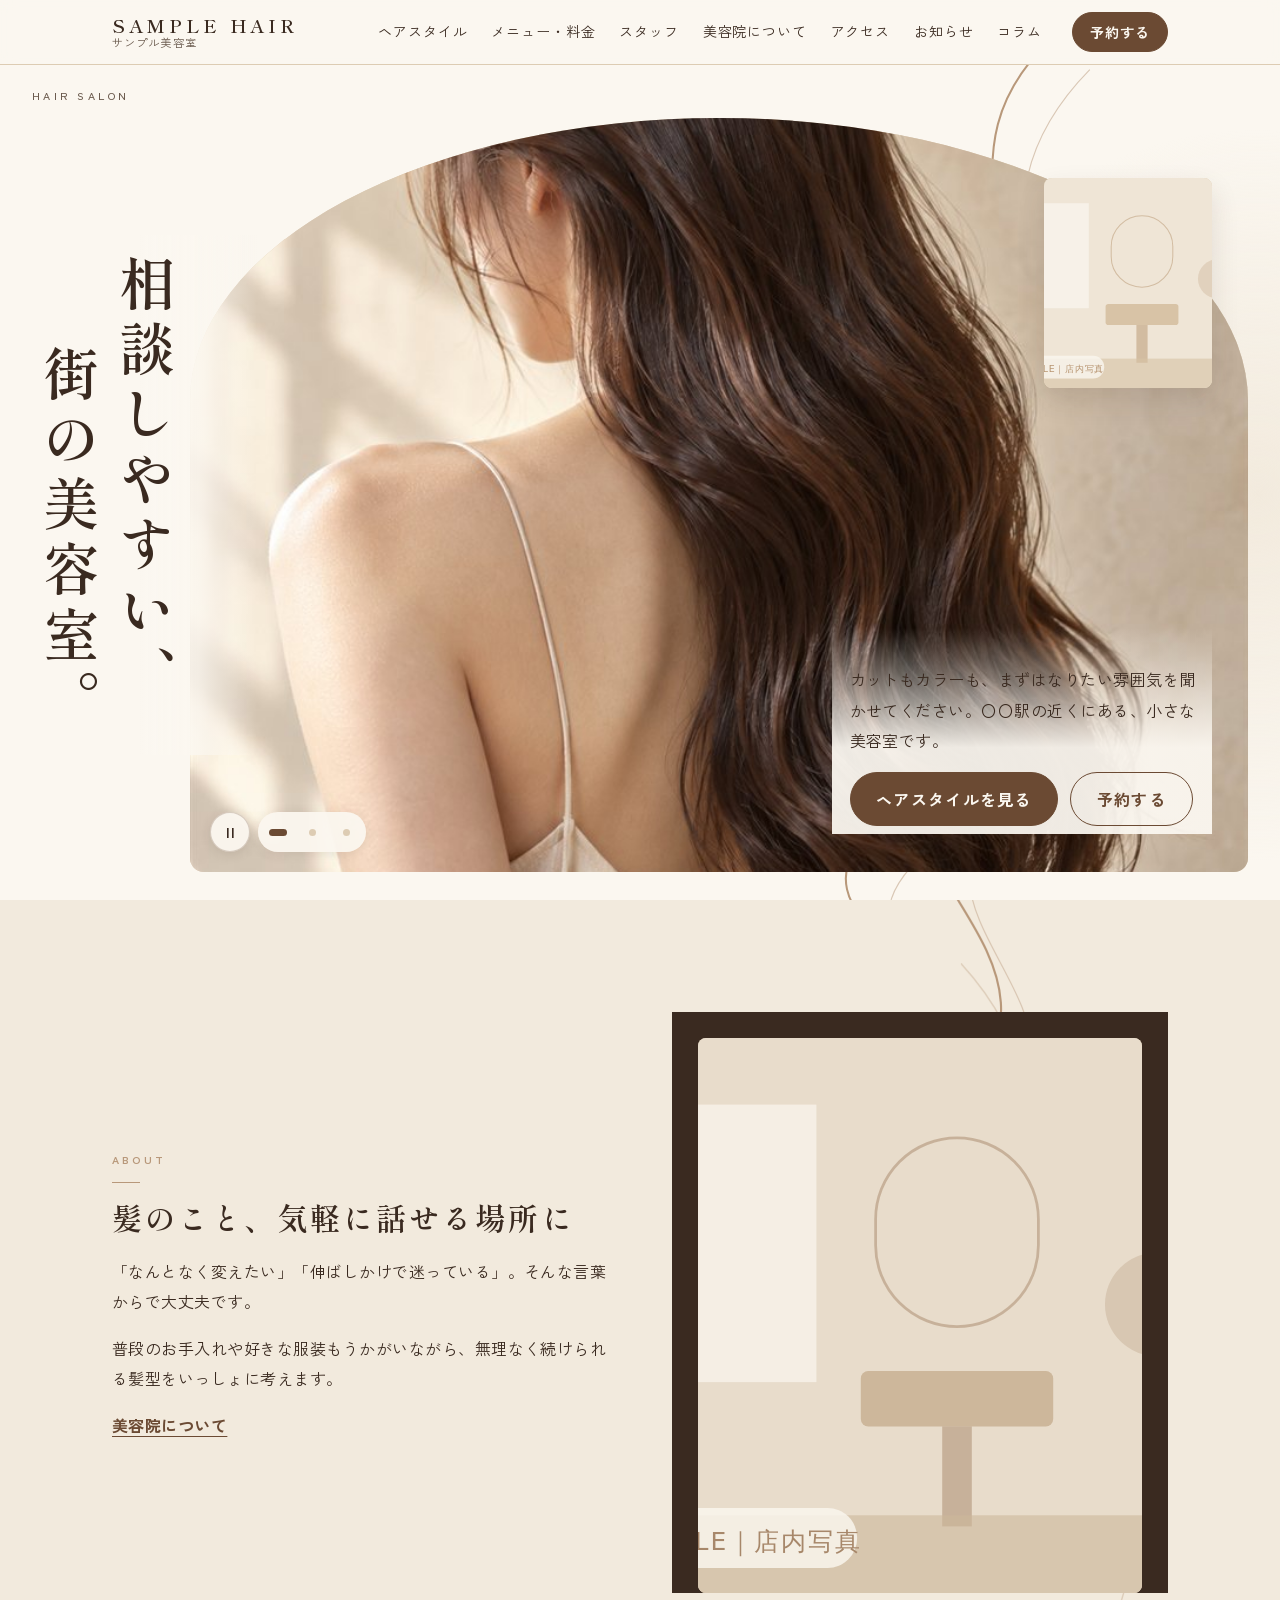
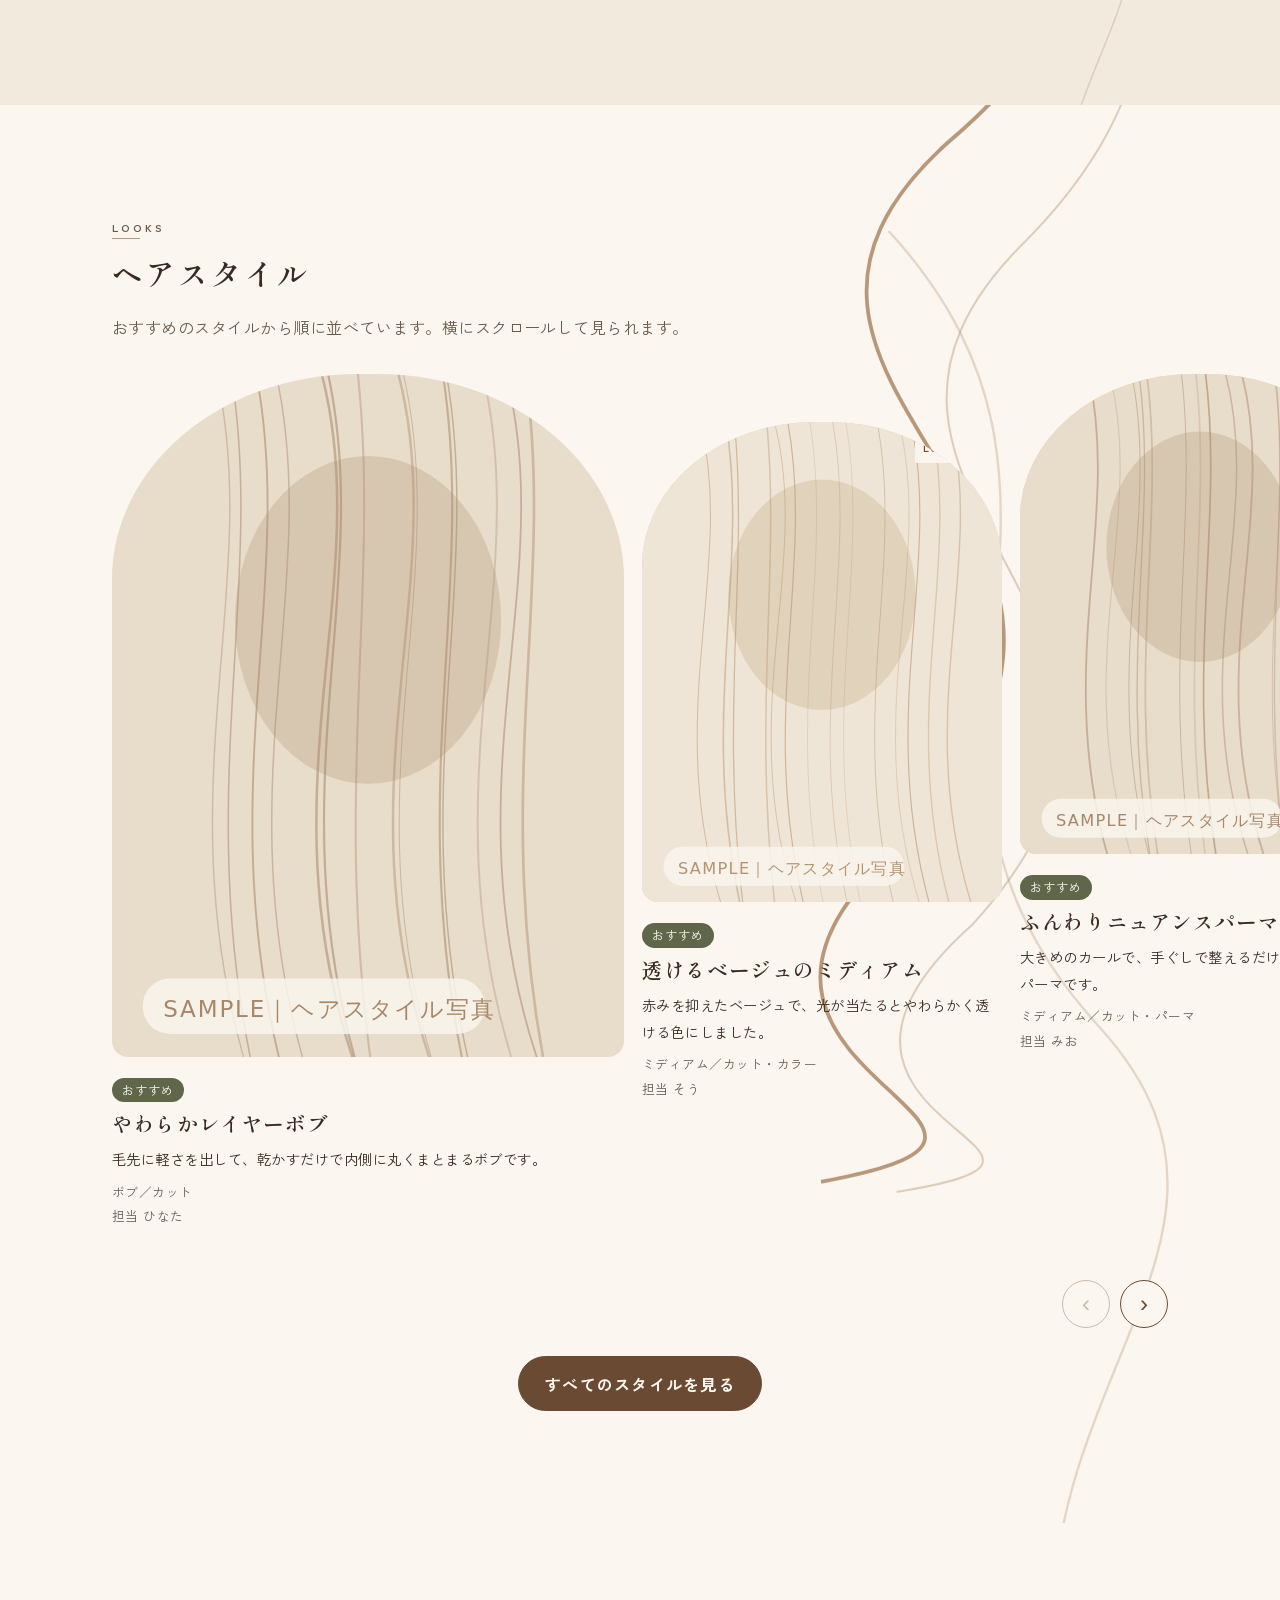
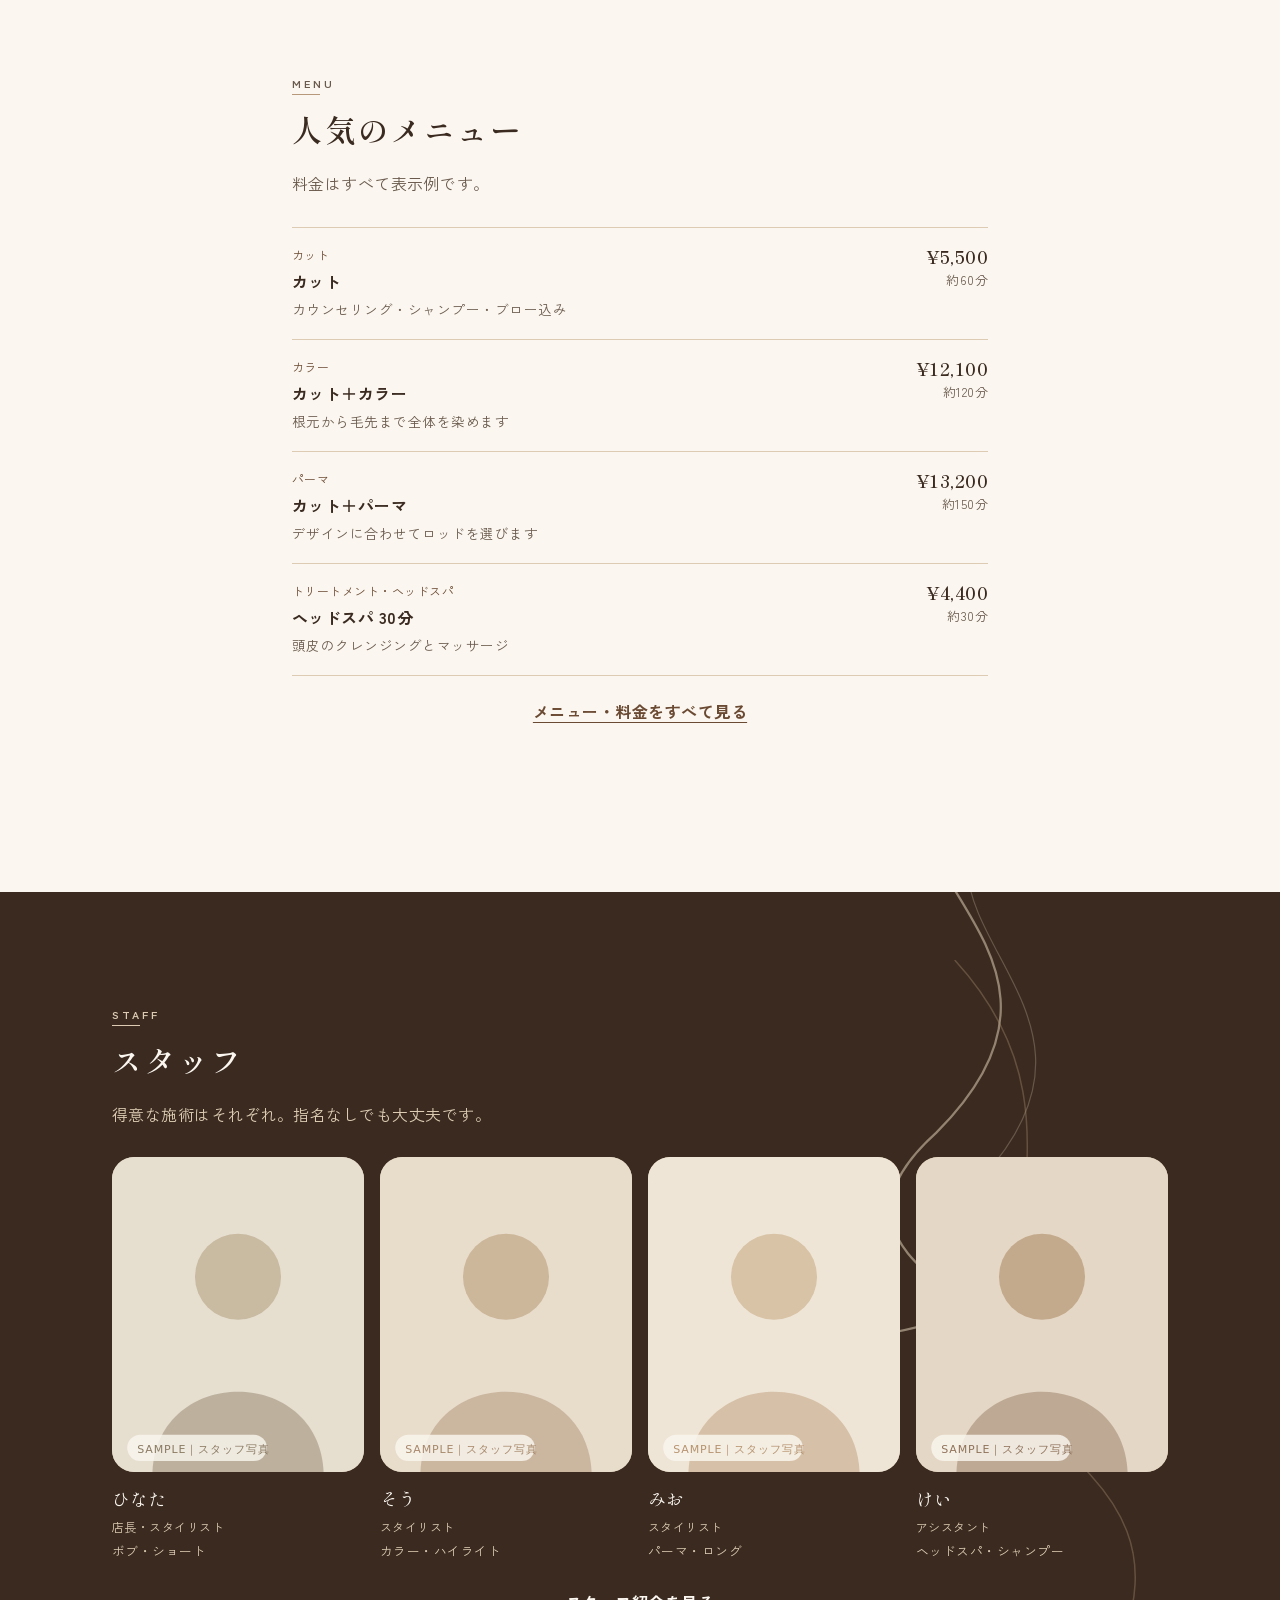
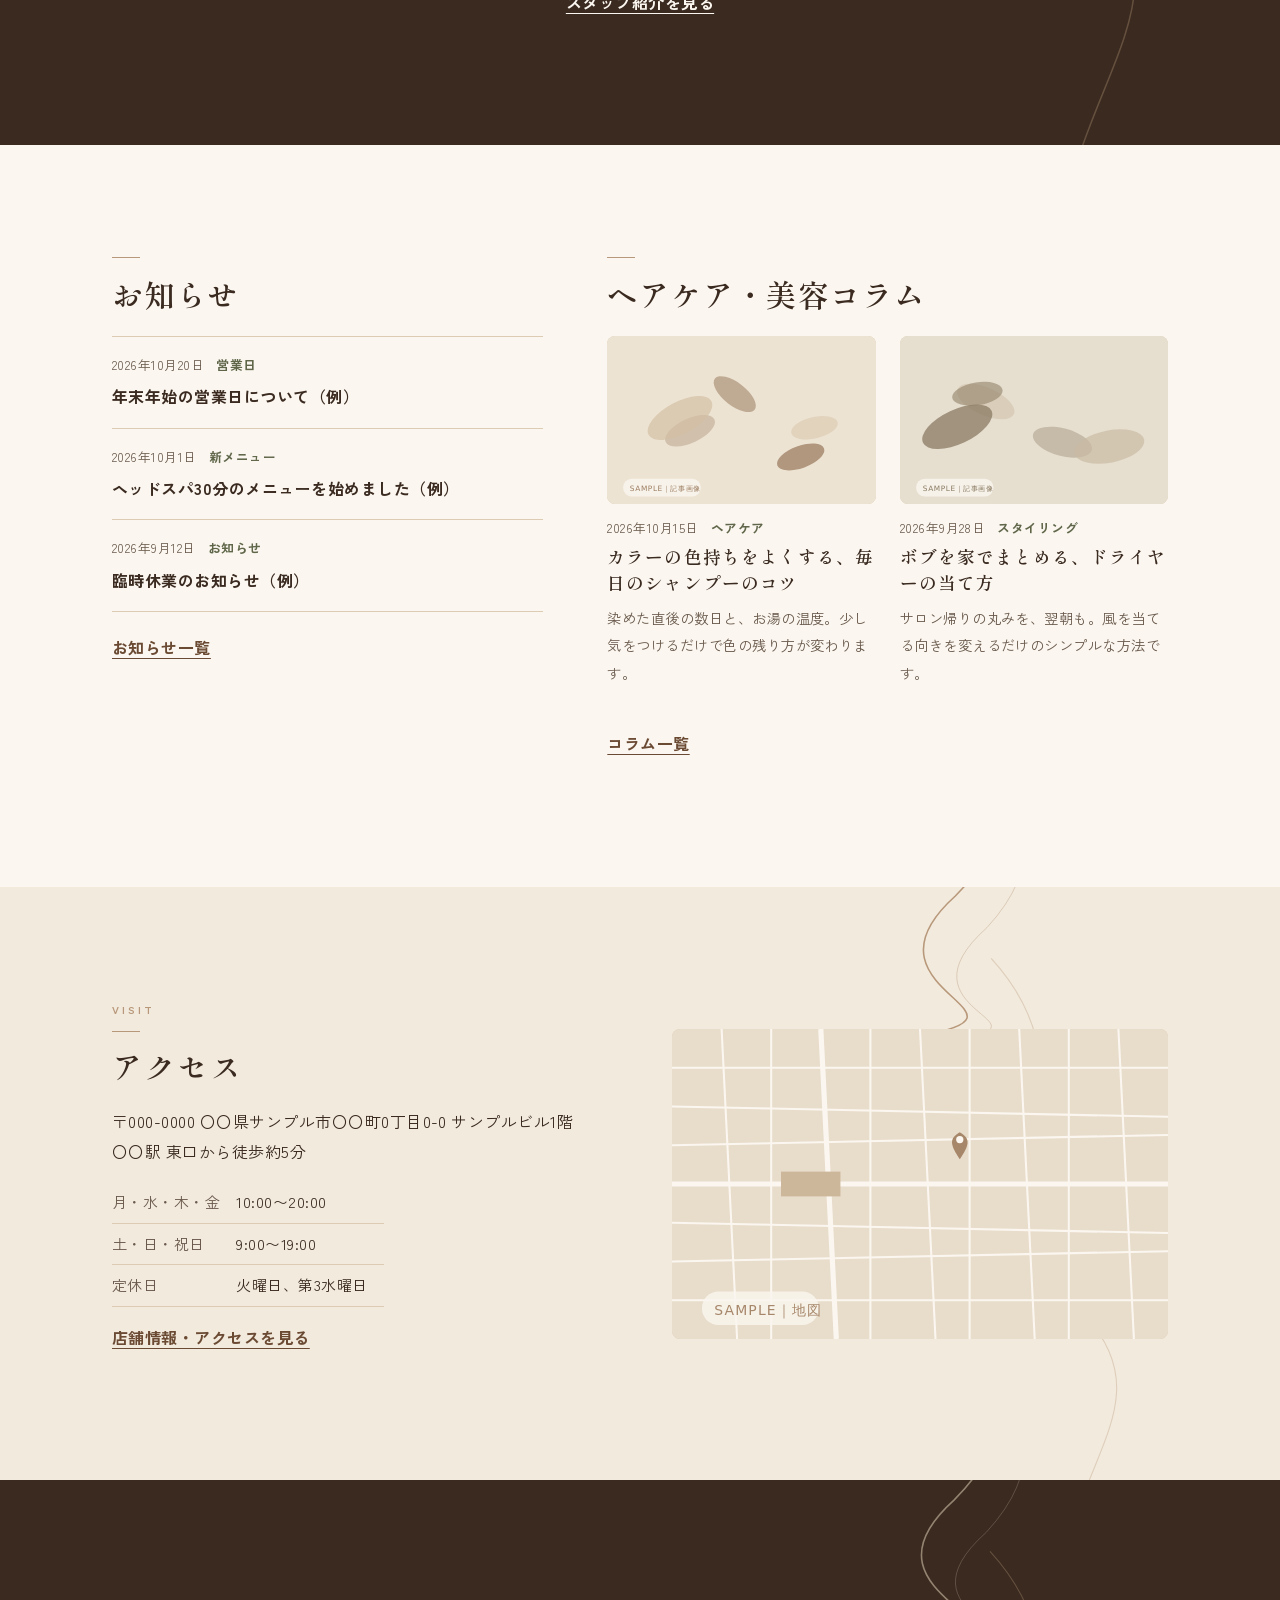
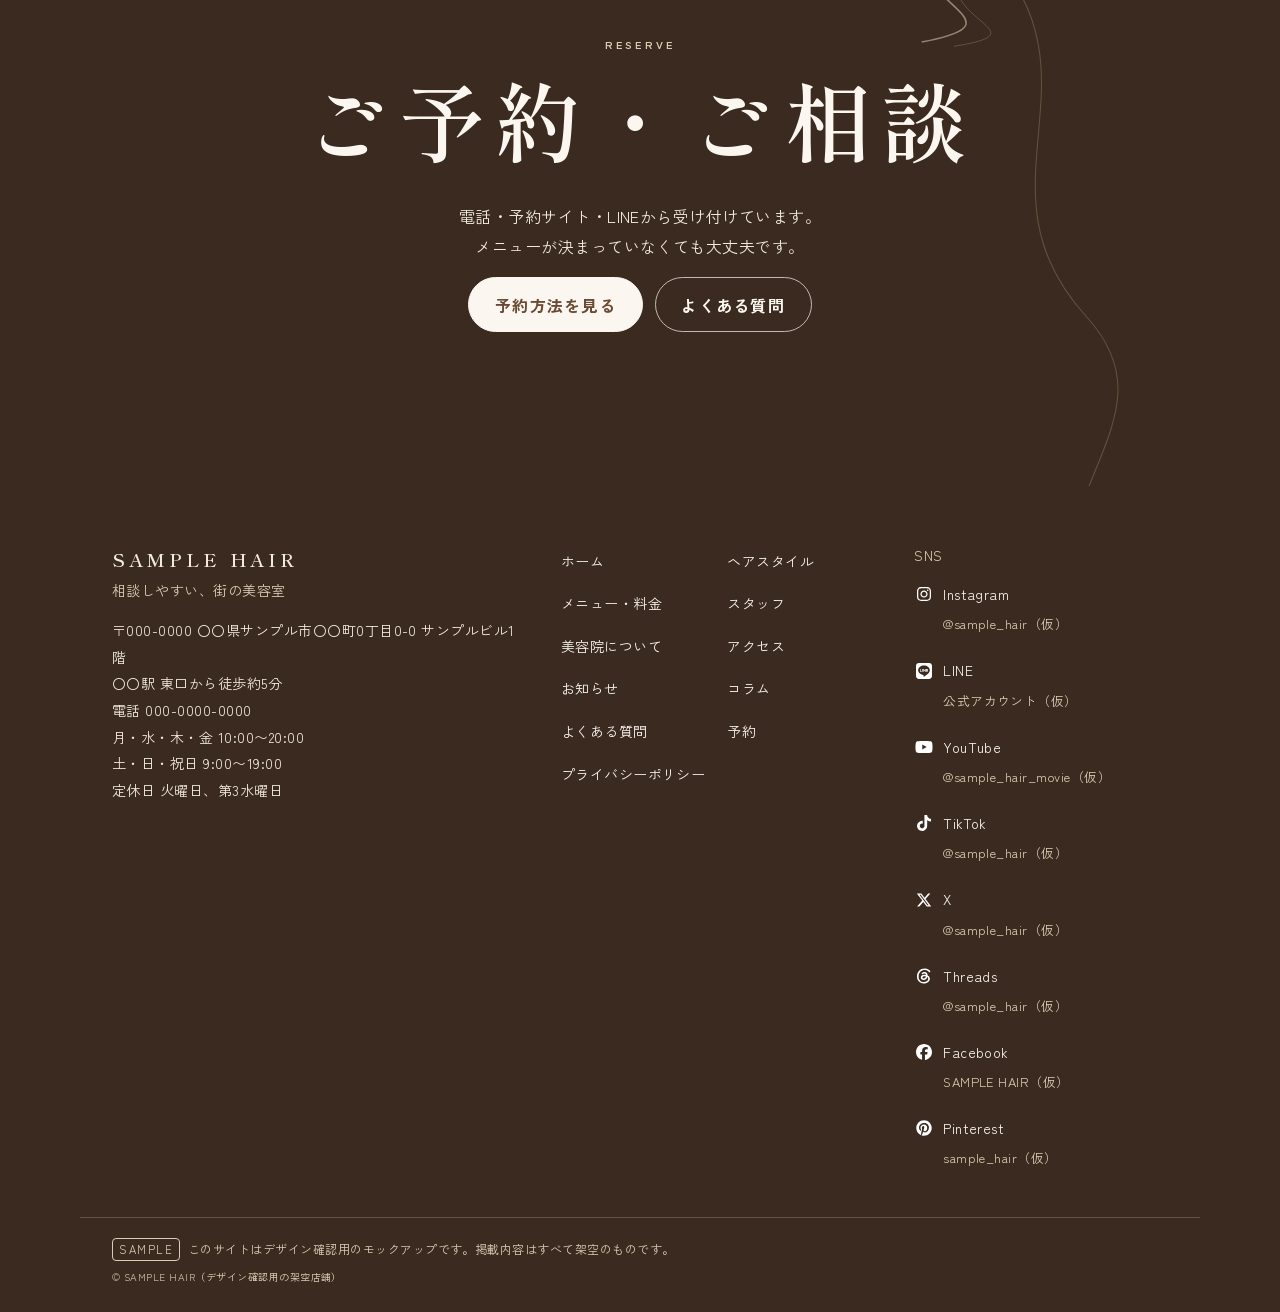
<file: design-mockup/salon-site/index.html>
<!doctype html>
<html lang="ja">
<head>
  <meta charset="utf-8">
  <meta name="viewport" content="width=device-width, initial-scale=1">
  <meta name="robots" content="noindex, nofollow">
  <link rel="icon" href="assets/img/favicon/favicon.ico" sizes="any">
  <link rel="icon" type="image/png" sizes="32x32" href="assets/img/favicon/favicon-32x32.png">
  <link rel="icon" type="image/png" sizes="16x16" href="assets/img/favicon/favicon-16x16.png">
  <link rel="apple-touch-icon" sizes="180x180" href="assets/img/favicon/apple-touch-icon.png">
  <link rel="manifest" href="assets/img/favicon/site.webmanifest">
  <title>ホーム｜SAMPLE HAIR（デザインモックアップ）</title>
  <link rel="stylesheet" href="assets/css/style.css">
  <script src="assets/js/sample-data.js" defer></script>
  <script src="assets/js/site.js" defer></script>
</head>
<body data-page="home">
  <a class="skip-link" href="#main">本文へ移動</a>
  <!--
  <div class="sample-strip" role="note">
    <div class="container"><p><span class="sample-badge">SAMPLE</span>デザイン確認用のモックアップです。掲載内容はすべて仮のものです。</p></div>
  </div>
  -->
  <header class="site-header" data-render="header"></header>
  <main id="main" tabindex="-1">
    <!-- ホームのセクション表示・順序は sample-data.js の home.sections に従う（テーマのカスタマイズ候補） -->
    <div data-render="home-sections"></div>
  </main>
  <footer class="site-footer" data-render="footer" data-edit="フッター（テーマ設定の候補）"></footer>
  <div class="mobile-cta" data-render="mobile-cta"></div>
  <noscript><p class="container">このモックアップは、仮データ（assets/js/sample-data.js）を JavaScript で読み込んで表示します。JavaScript を有効にしてご確認ください。</p></noscript>
</body>
</html>
</file>
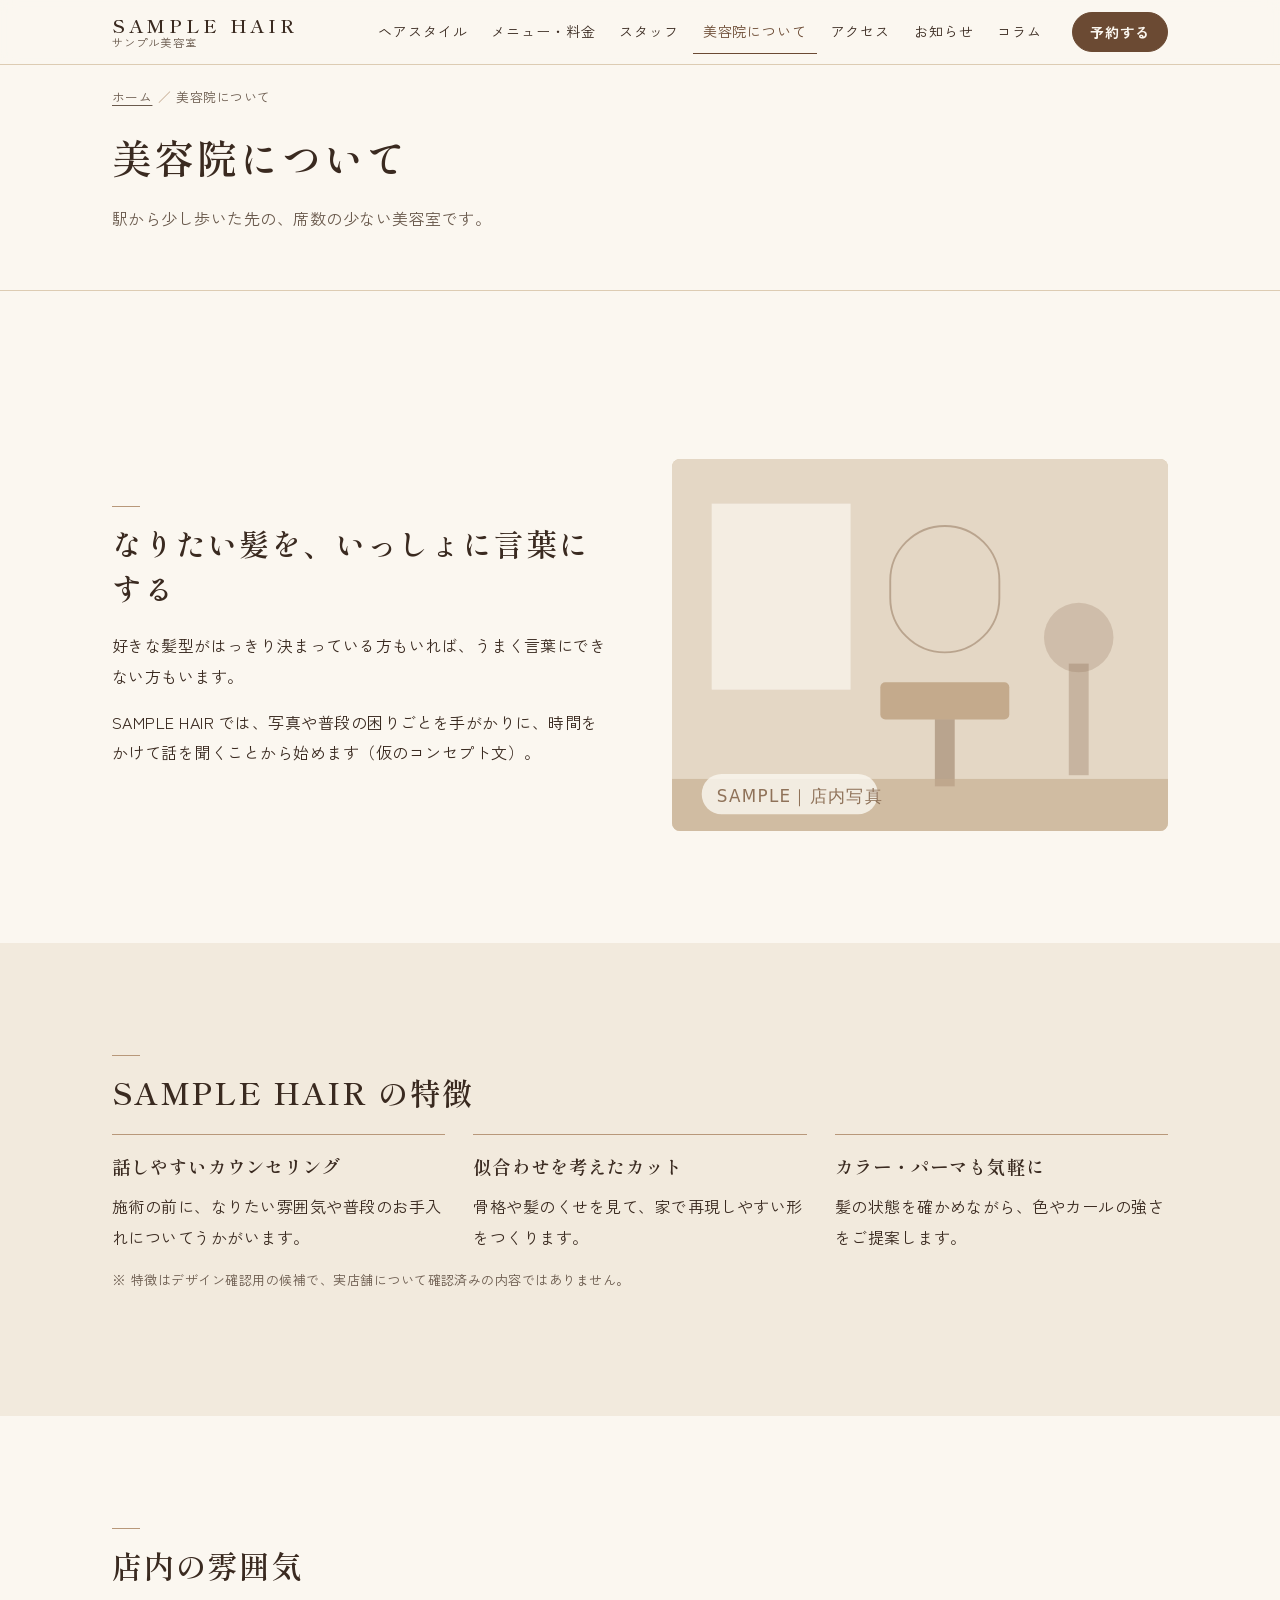
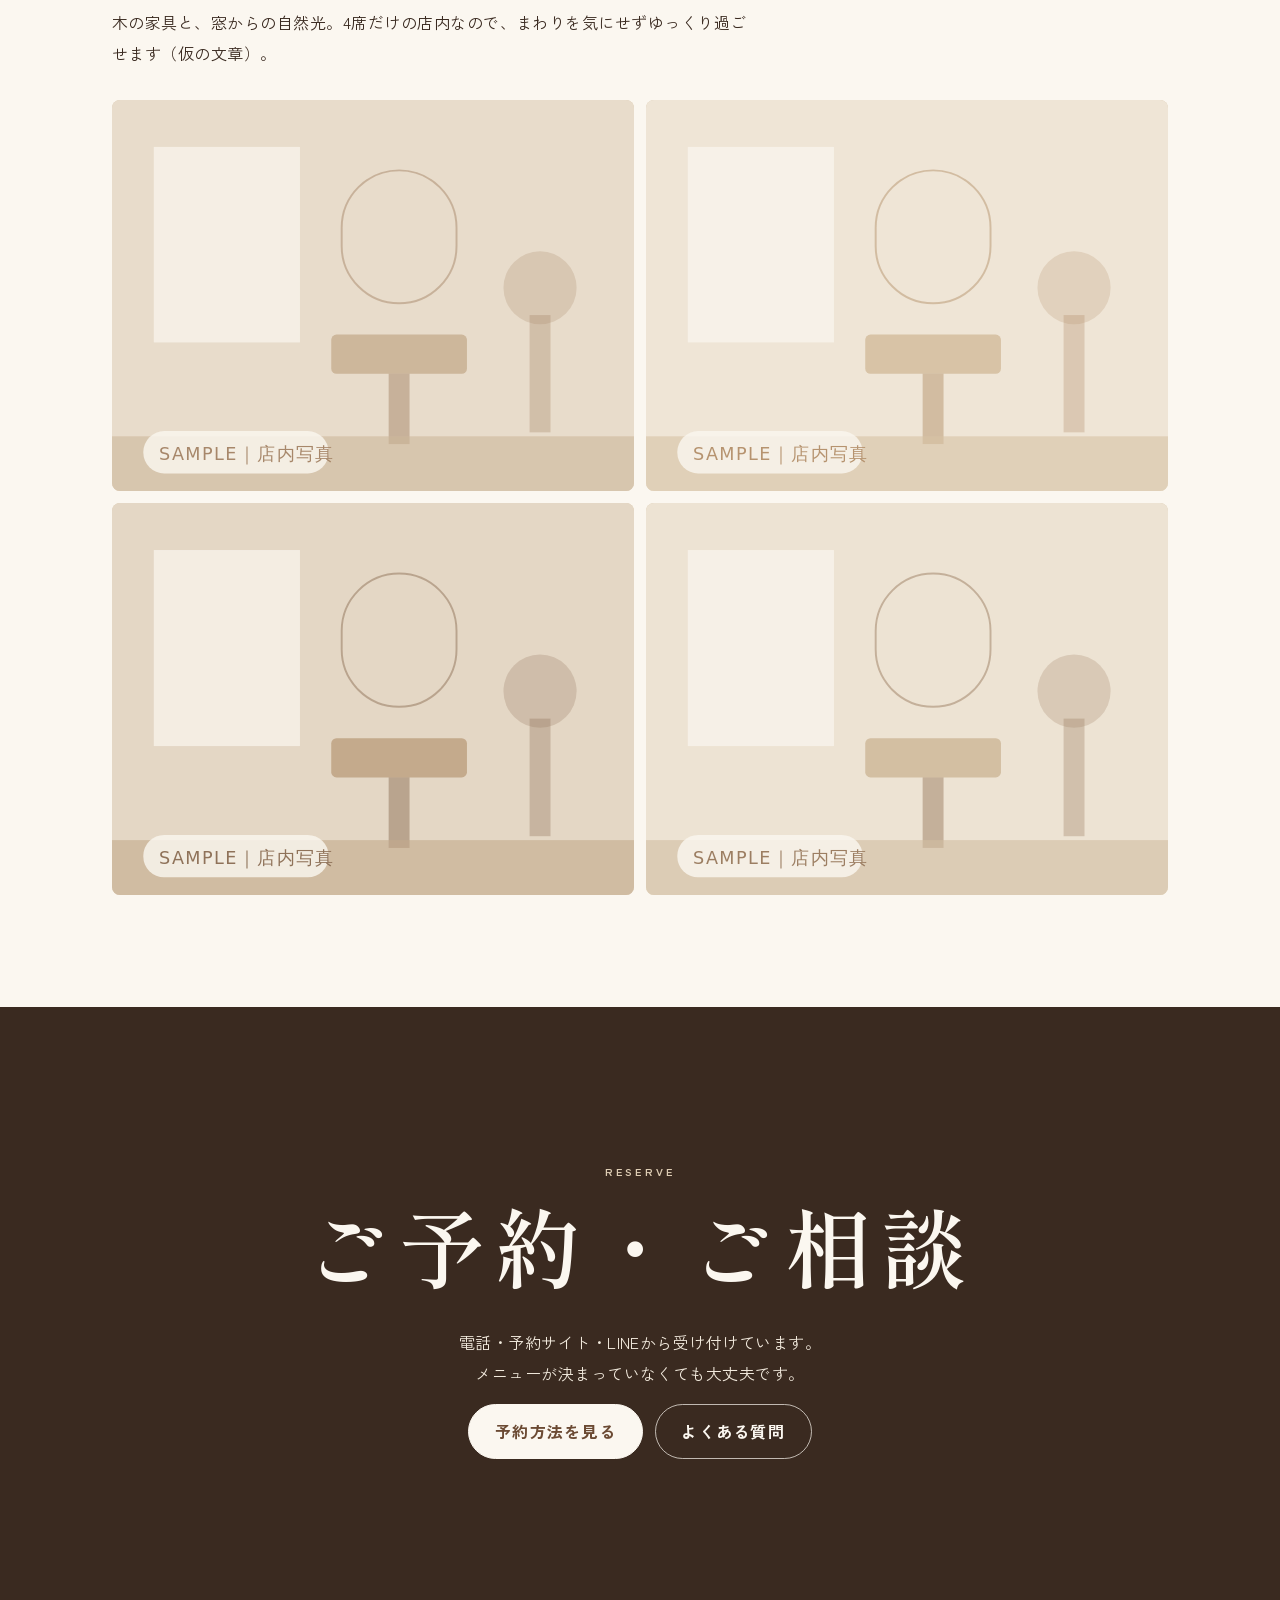
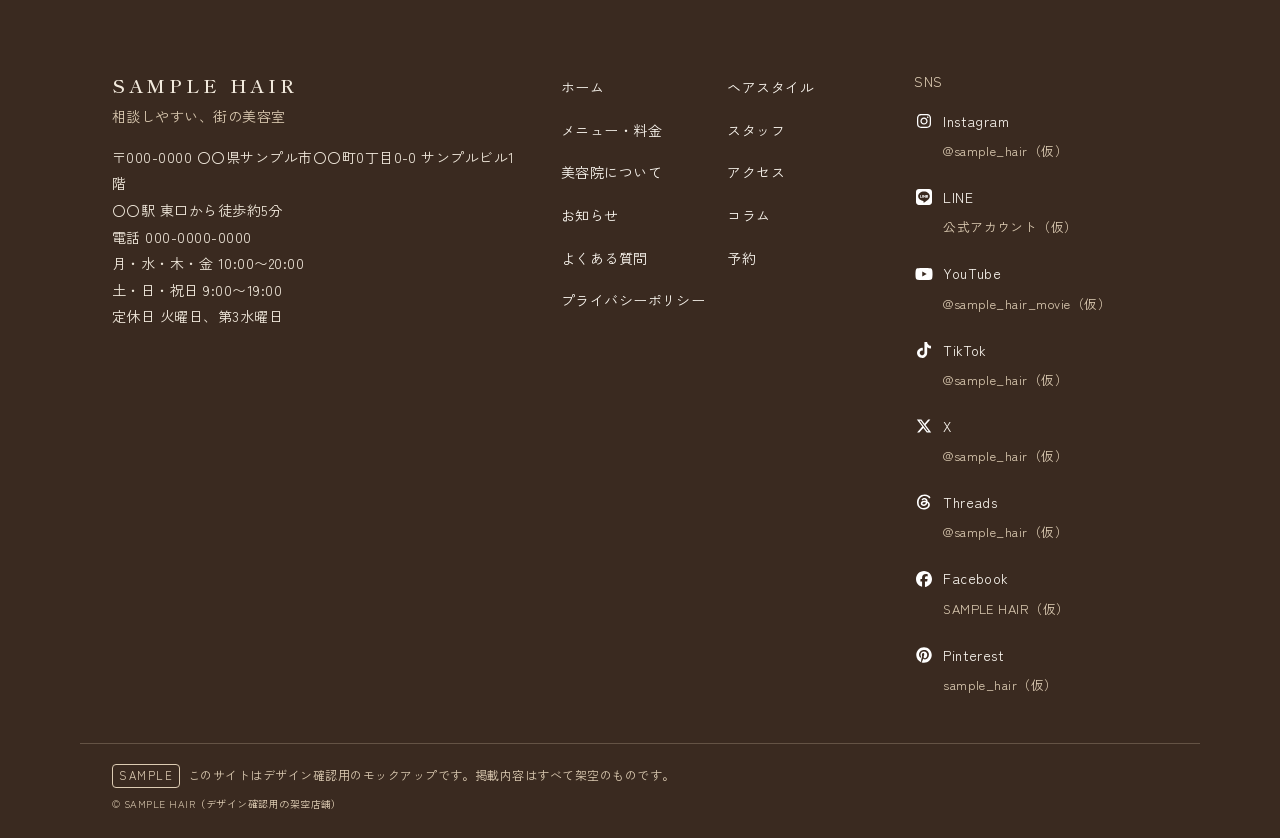
<file: design-mockup/salon-site/about.html>
<!doctype html>
<html lang="ja">
<head>
  <meta charset="utf-8">
  <meta name="viewport" content="width=device-width, initial-scale=1">
  <meta name="robots" content="noindex, nofollow">
  <link rel="icon" href="assets/img/favicon/favicon.ico" sizes="any">
  <link rel="icon" type="image/png" sizes="32x32" href="assets/img/favicon/favicon-32x32.png">
  <link rel="icon" type="image/png" sizes="16x16" href="assets/img/favicon/favicon-16x16.png">
  <link rel="apple-touch-icon" sizes="180x180" href="assets/img/favicon/apple-touch-icon.png">
  <link rel="manifest" href="assets/img/favicon/site.webmanifest">
  <title>美容院について｜SAMPLE HAIR（デザインモックアップ）</title>
  <link rel="stylesheet" href="assets/css/style.css">
  <script src="assets/js/sample-data.js" defer></script>
  <script src="assets/js/site.js" defer></script>
</head>
<body data-page="about">
  <a class="skip-link" href="#main">本文へ移動</a>
  <!--
  <div class="sample-strip" role="note">
    <div class="container"><p><span class="sample-badge">SAMPLE</span>デザイン確認用のモックアップです。掲載内容はすべて仮のものです。</p></div>
  </div>
  -->
  <header class="site-header" data-render="header"></header>
  <main id="main" tabindex="-1">
    <div class="page-head" data-render="page-head" data-edit="ページ見出し・導入文"></div>
    <div data-render="about" data-edit="固定ページ本文（コンセプト・特徴・店内写真）"></div>
    <section class="reserve-band" data-render="reserve-cta" data-edit="予約導線"></section>
  </main>
  <footer class="site-footer" data-render="footer" data-edit="フッター（テーマ設定の候補）"></footer>
  <div class="mobile-cta" data-render="mobile-cta"></div>
  <noscript><p class="container">このモックアップは、仮データ（assets/js/sample-data.js）を JavaScript で読み込んで表示します。JavaScript を有効にしてご確認ください。</p></noscript>
</body>
</html>
</file>
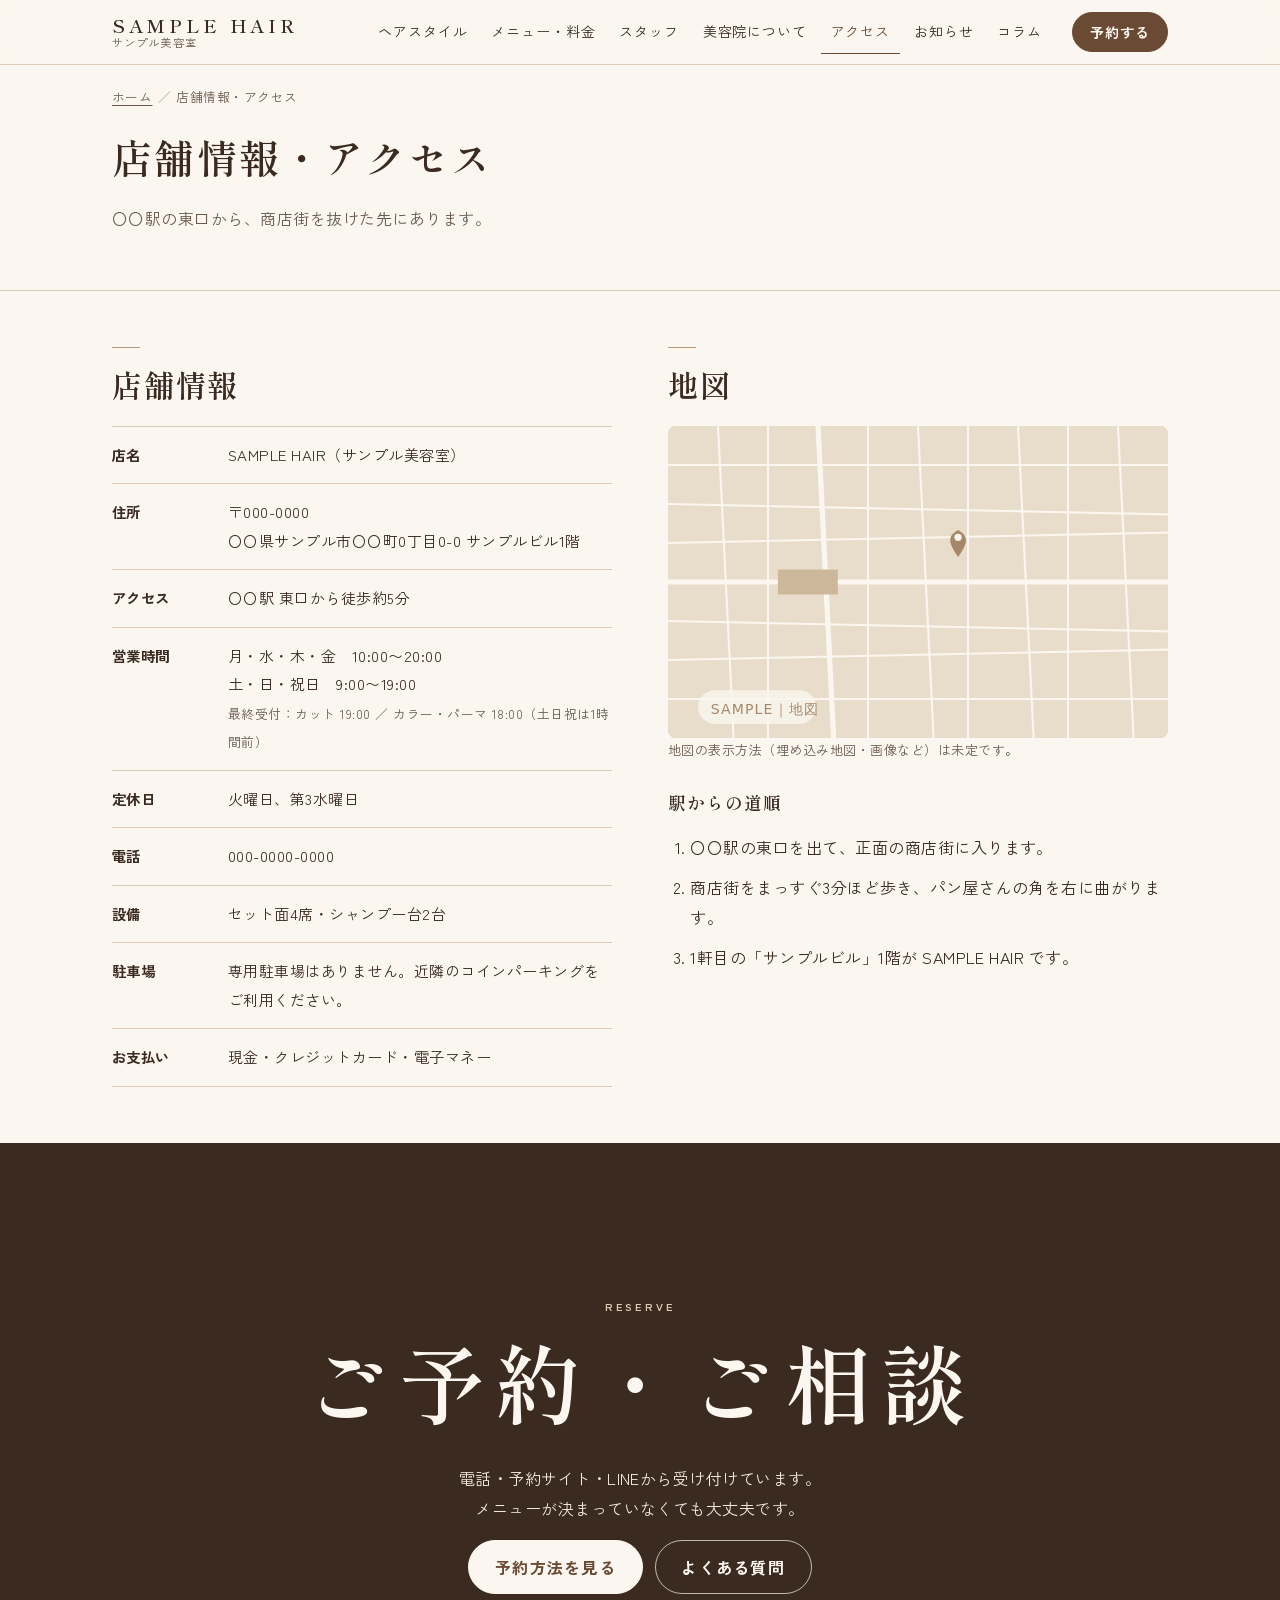
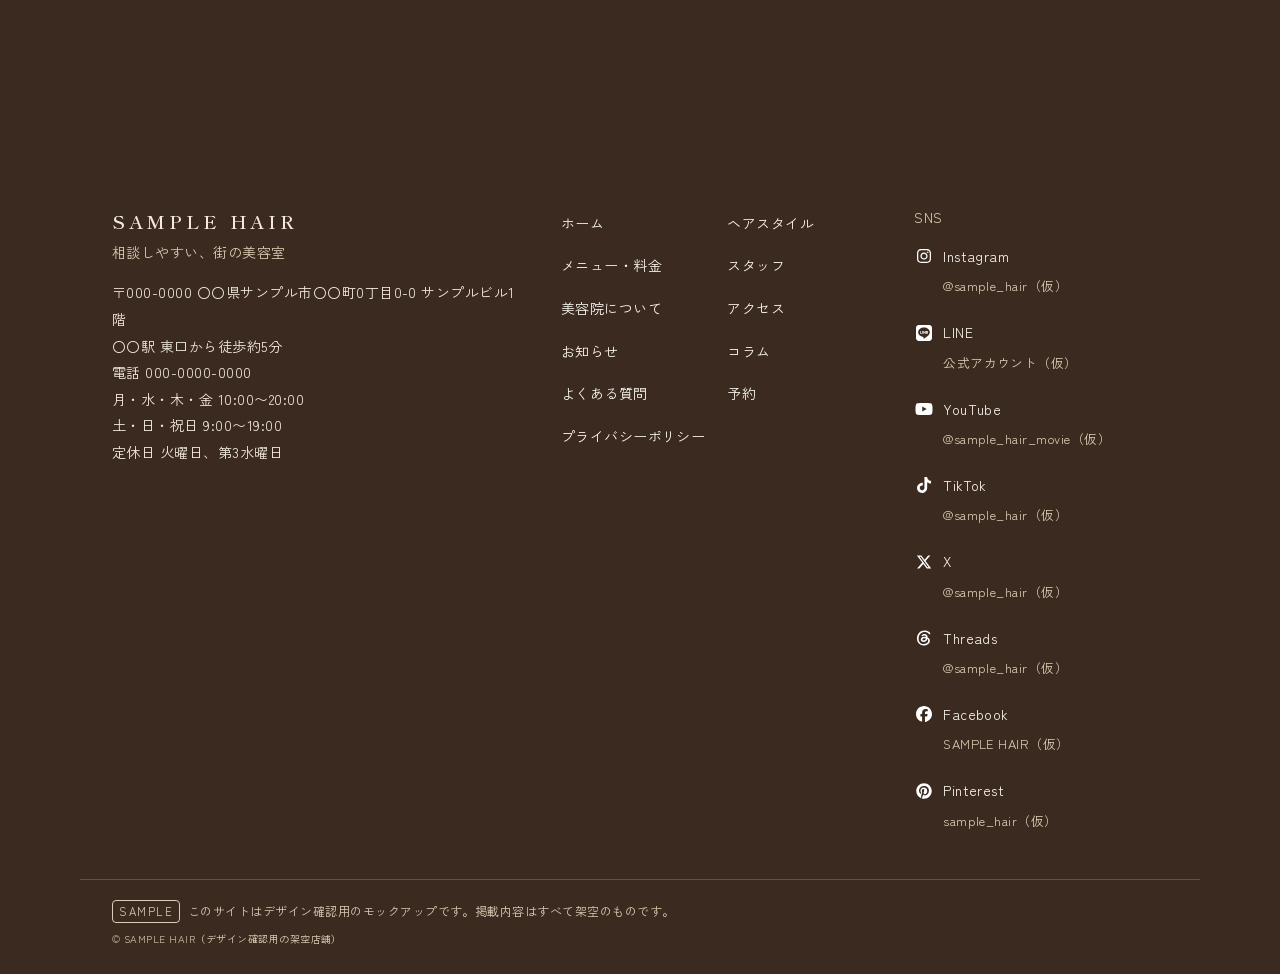
<file: design-mockup/salon-site/access.html>
<!doctype html>
<html lang="ja">
<head>
  <meta charset="utf-8">
  <meta name="viewport" content="width=device-width, initial-scale=1">
  <meta name="robots" content="noindex, nofollow">
  <link rel="icon" href="assets/img/favicon/favicon.ico" sizes="any">
  <link rel="icon" type="image/png" sizes="32x32" href="assets/img/favicon/favicon-32x32.png">
  <link rel="icon" type="image/png" sizes="16x16" href="assets/img/favicon/favicon-16x16.png">
  <link rel="apple-touch-icon" sizes="180x180" href="assets/img/favicon/apple-touch-icon.png">
  <link rel="manifest" href="assets/img/favicon/site.webmanifest">
  <title>店舗情報・アクセス｜SAMPLE HAIR（デザインモックアップ）</title>
  <link rel="stylesheet" href="assets/css/style.css">
  <script src="assets/js/sample-data.js" defer></script>
  <script src="assets/js/site.js" defer></script>
</head>
<body data-page="access">
  <a class="skip-link" href="#main">本文へ移動</a>
  <!--
  <div class="sample-strip" role="note">
    <div class="container"><p><span class="sample-badge">SAMPLE</span>デザイン確認用のモックアップです。掲載内容はすべて仮のものです。</p></div>
  </div>
  -->
  <header class="site-header" data-render="header"></header>
  <main id="main" tabindex="-1">
    <div class="page-head" data-render="page-head" data-edit="ページ見出し・導入文"></div>
    <div data-render="access" data-edit="店舗情報（住所・営業時間・定休日・電話・地図・道順）"></div>
    <section class="reserve-band" data-render="reserve-cta" data-edit="予約導線"></section>
  </main>
  <footer class="site-footer" data-render="footer" data-edit="フッター（テーマ設定の候補）"></footer>
  <div class="mobile-cta" data-render="mobile-cta"></div>
  <noscript><p class="container">このモックアップは、仮データ（assets/js/sample-data.js）を JavaScript で読み込んで表示します。JavaScript を有効にしてご確認ください。</p></noscript>
</body>
</html>
</file>
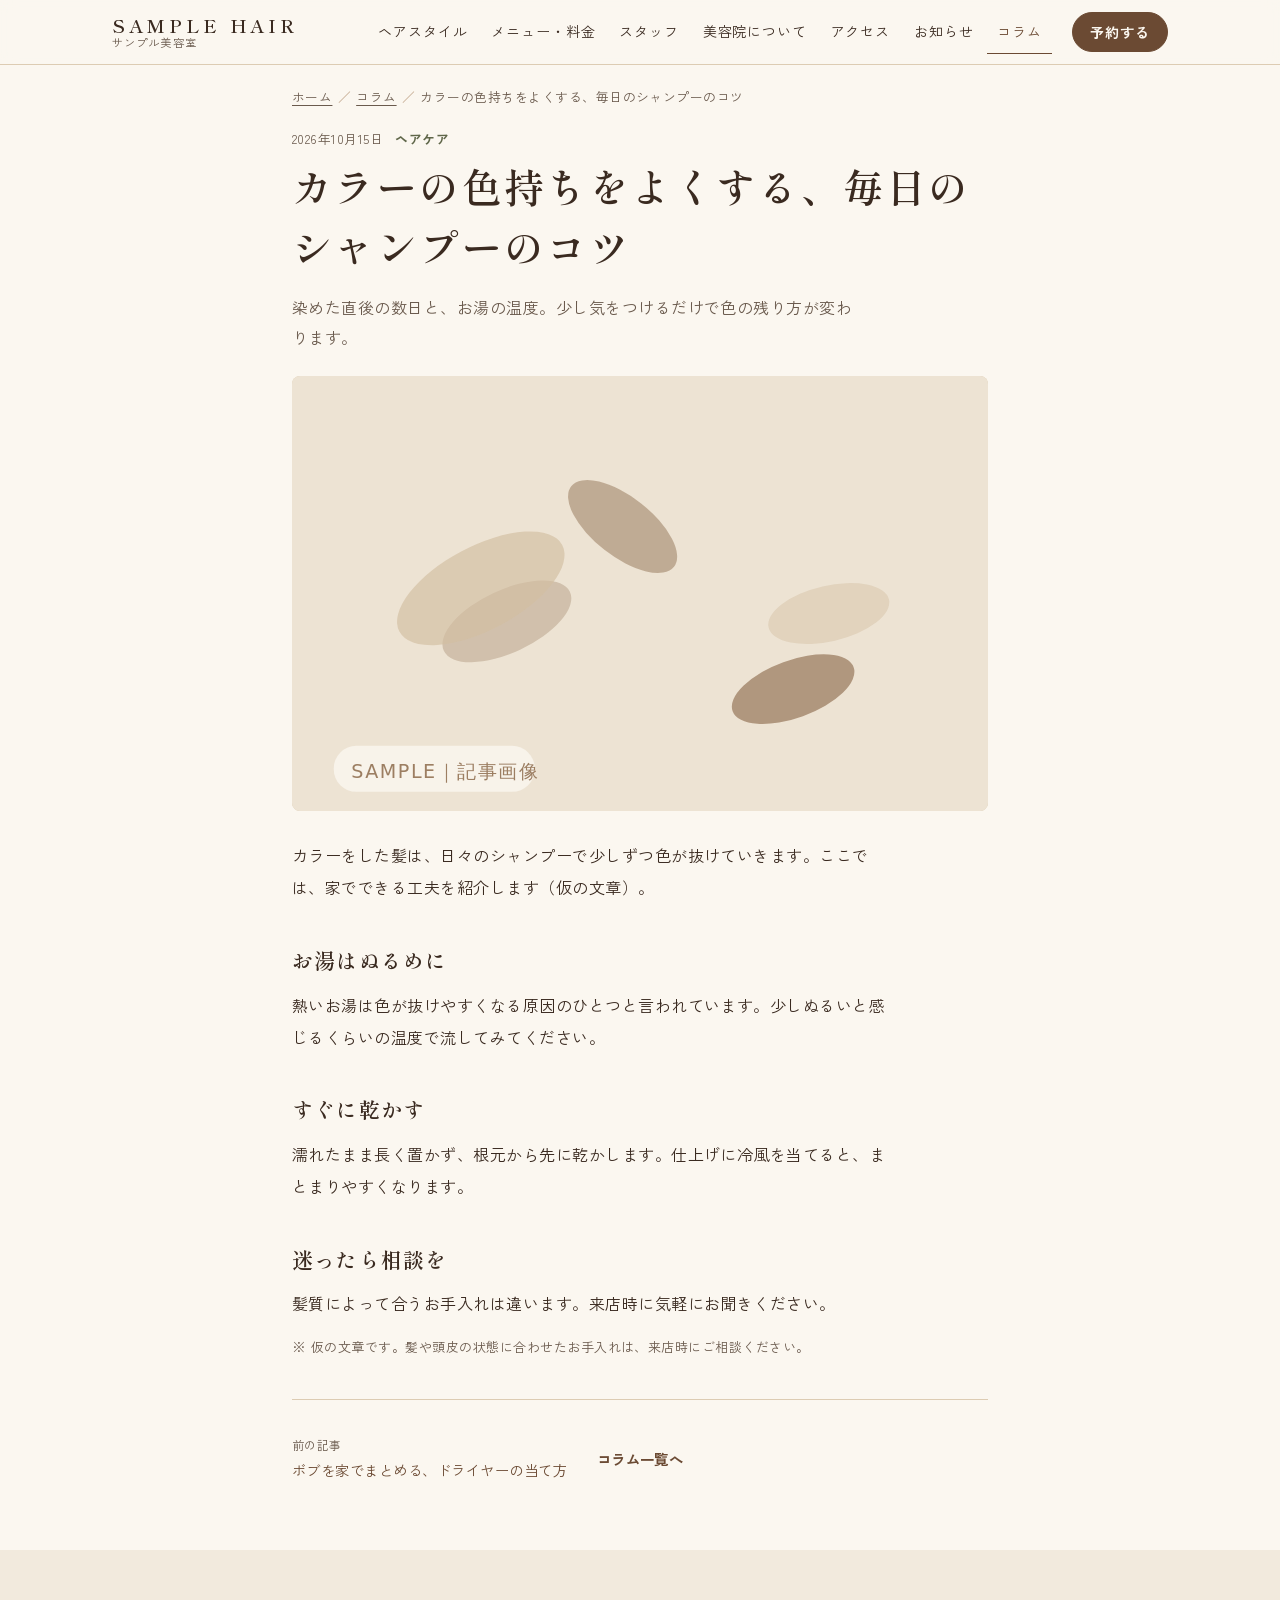
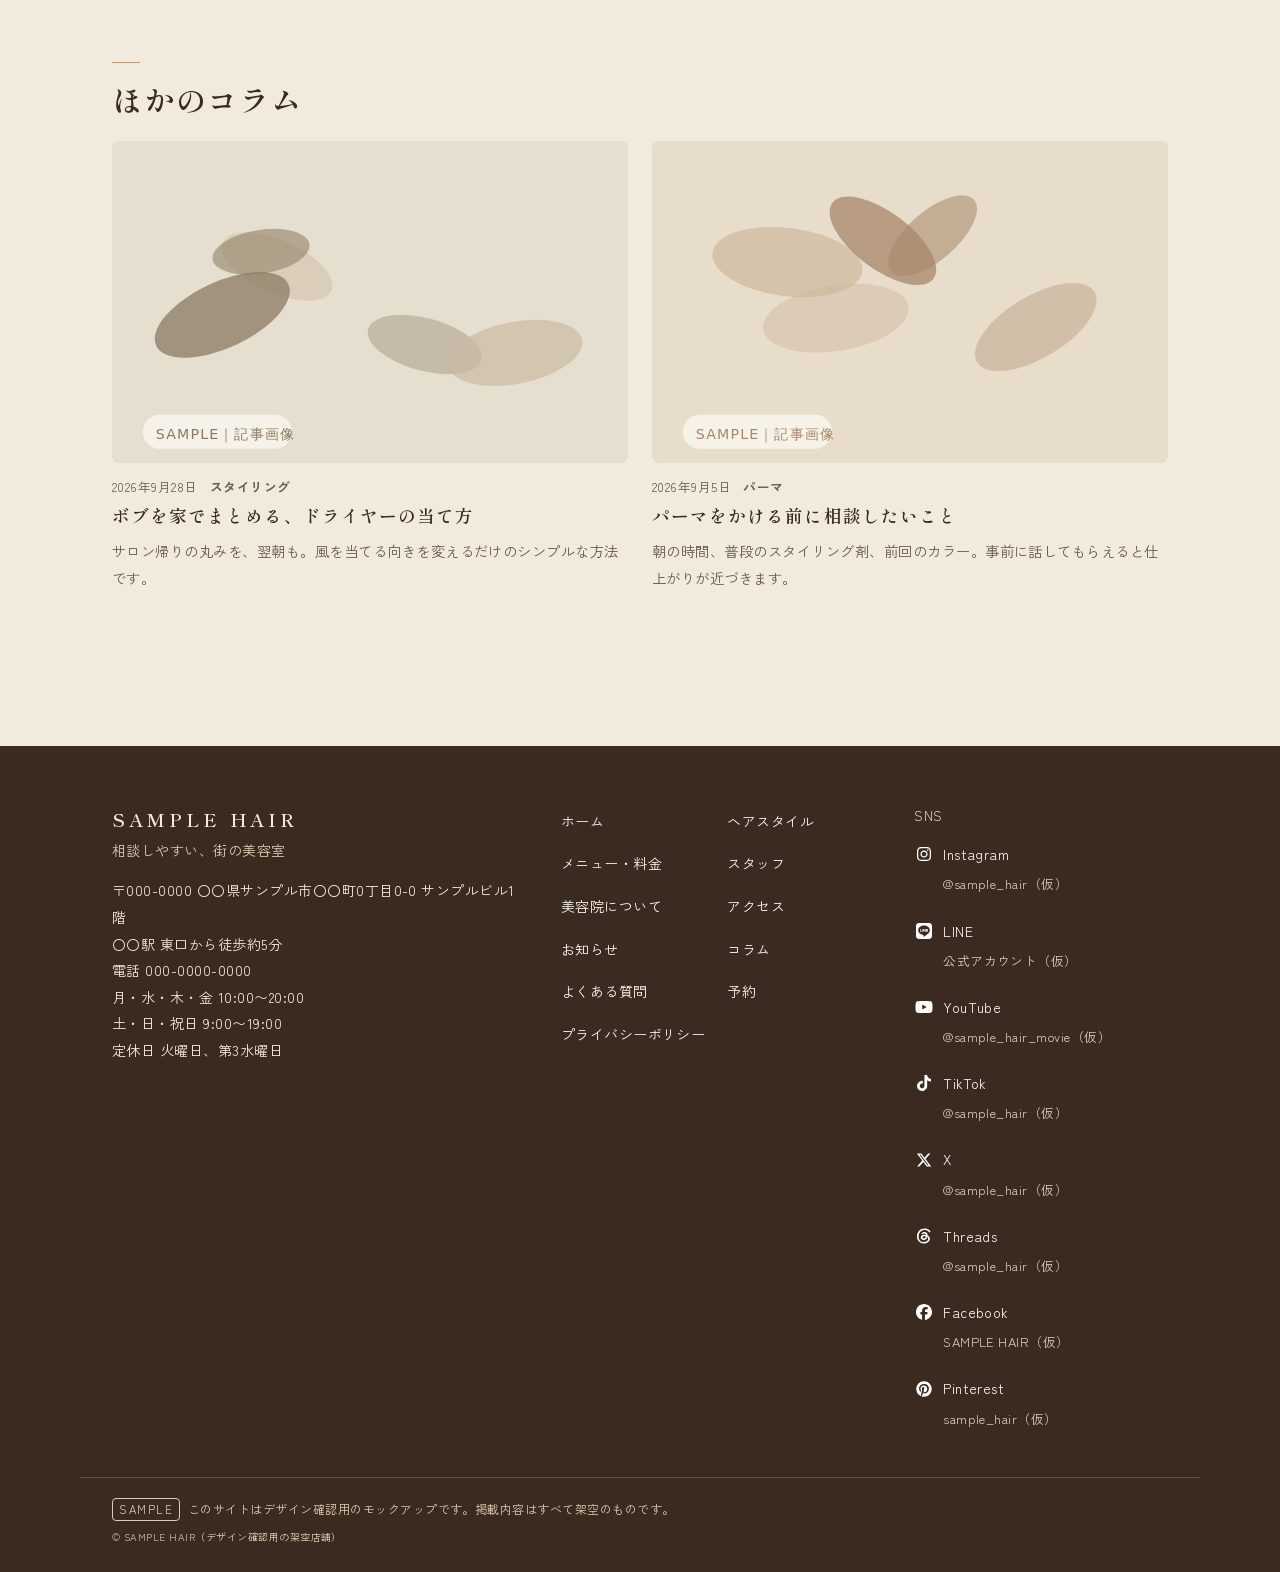
<file: design-mockup/salon-site/column-detail.html>
<!doctype html>
<html lang="ja">
<head>
  <meta charset="utf-8">
  <meta name="viewport" content="width=device-width, initial-scale=1">
  <meta name="robots" content="noindex, nofollow">
  <link rel="icon" href="assets/img/favicon/favicon.ico" sizes="any">
  <link rel="icon" type="image/png" sizes="32x32" href="assets/img/favicon/favicon-32x32.png">
  <link rel="icon" type="image/png" sizes="16x16" href="assets/img/favicon/favicon-16x16.png">
  <link rel="apple-touch-icon" sizes="180x180" href="assets/img/favicon/apple-touch-icon.png">
  <link rel="manifest" href="assets/img/favicon/site.webmanifest">
  <title>コラム詳細｜SAMPLE HAIR（デザインモックアップ）</title>
  <link rel="stylesheet" href="assets/css/style.css">
  <script src="assets/js/sample-data.js" defer></script>
  <script src="assets/js/site.js" defer></script>
</head>
<body data-page="column-detail">
  <a class="skip-link" href="#main">本文へ移動</a>
  <!--
  <div class="sample-strip" role="note">
    <div class="container"><p><span class="sample-badge">SAMPLE</span>デザイン確認用のモックアップです。掲載内容はすべて仮のものです。</p></div>
  </div>
  -->
  <header class="site-header" data-render="header"></header>
  <main id="main" tabindex="-1">
    <div class="detail-page" data-render="column-detail" data-edit="コラム（公開日・分類・タイトル・画像・本文）"></div>
  </main>
  <footer class="site-footer" data-render="footer" data-edit="フッター（テーマ設定の候補）"></footer>
  <div class="mobile-cta" data-render="mobile-cta"></div>
  <noscript><p class="container">このモックアップは、仮データ（assets/js/sample-data.js）を JavaScript で読み込んで表示します。JavaScript を有効にしてご確認ください。</p></noscript>
</body>
</html>
</file>
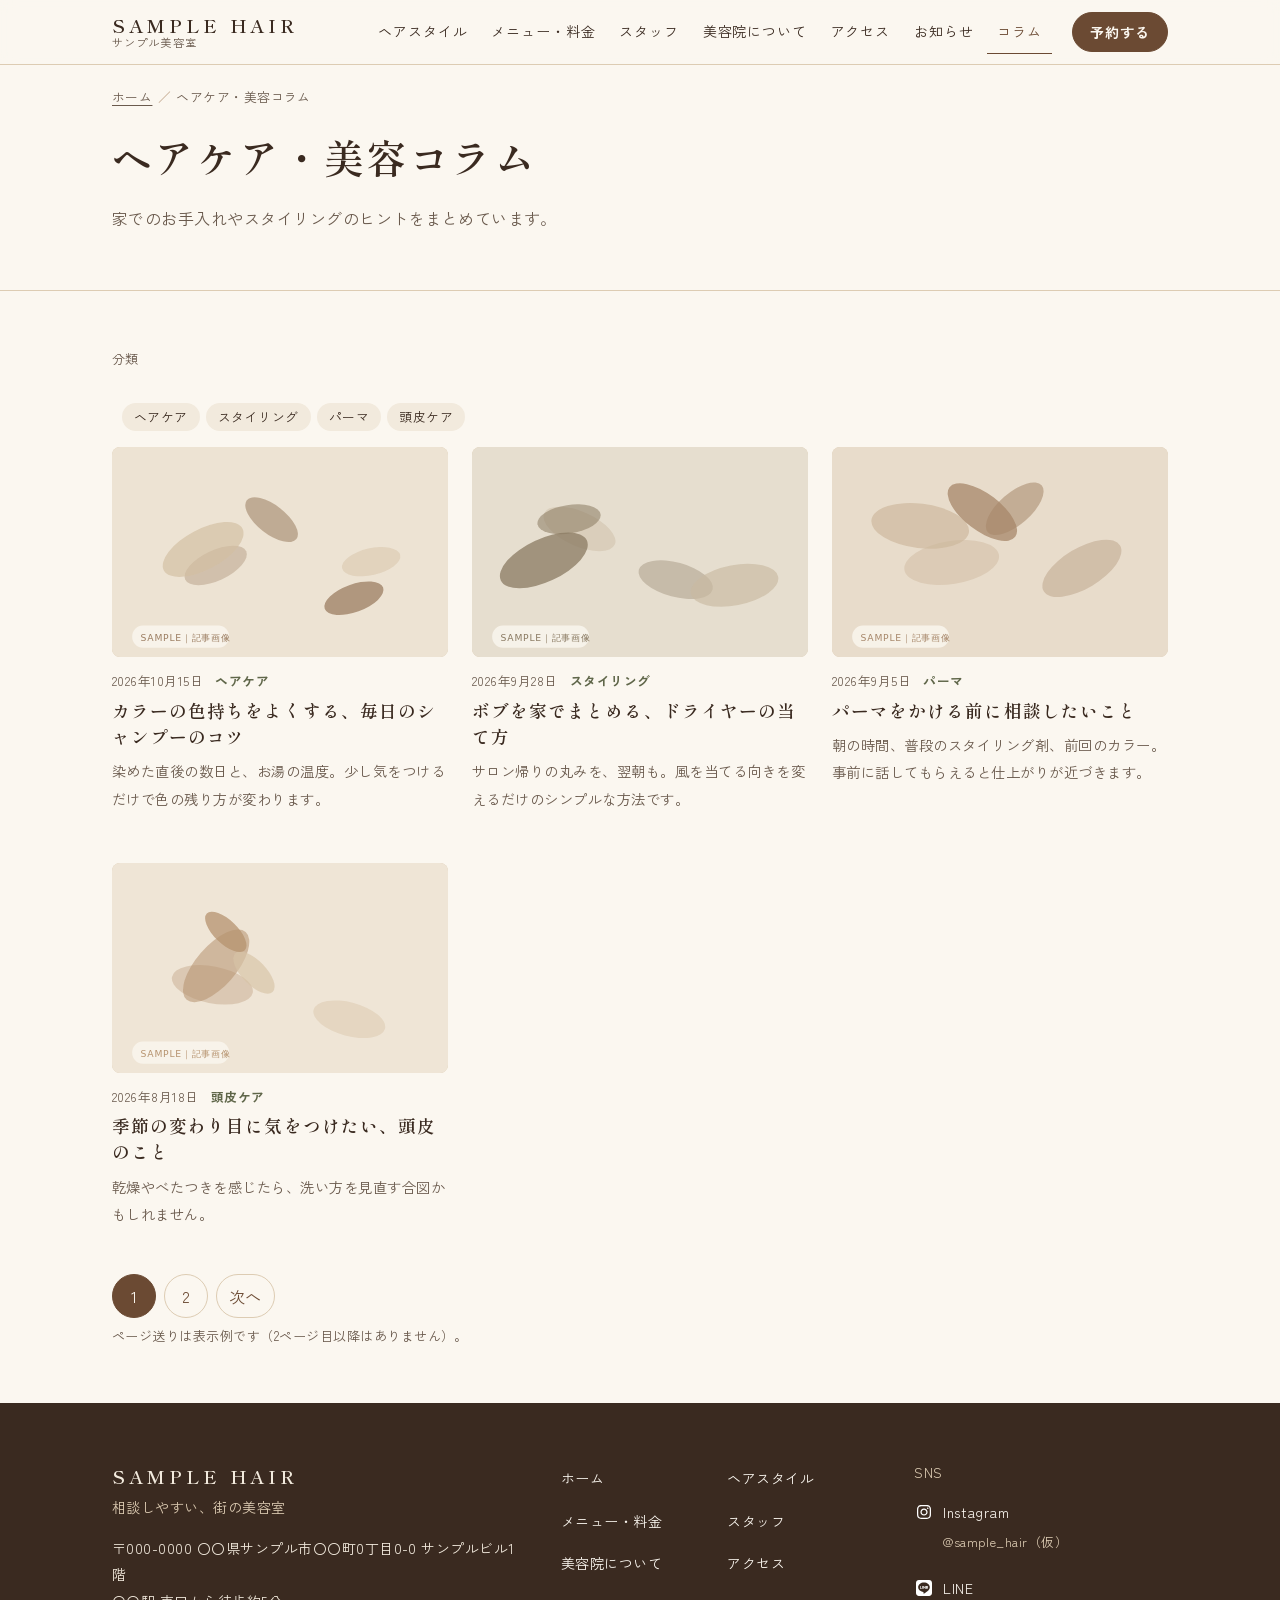
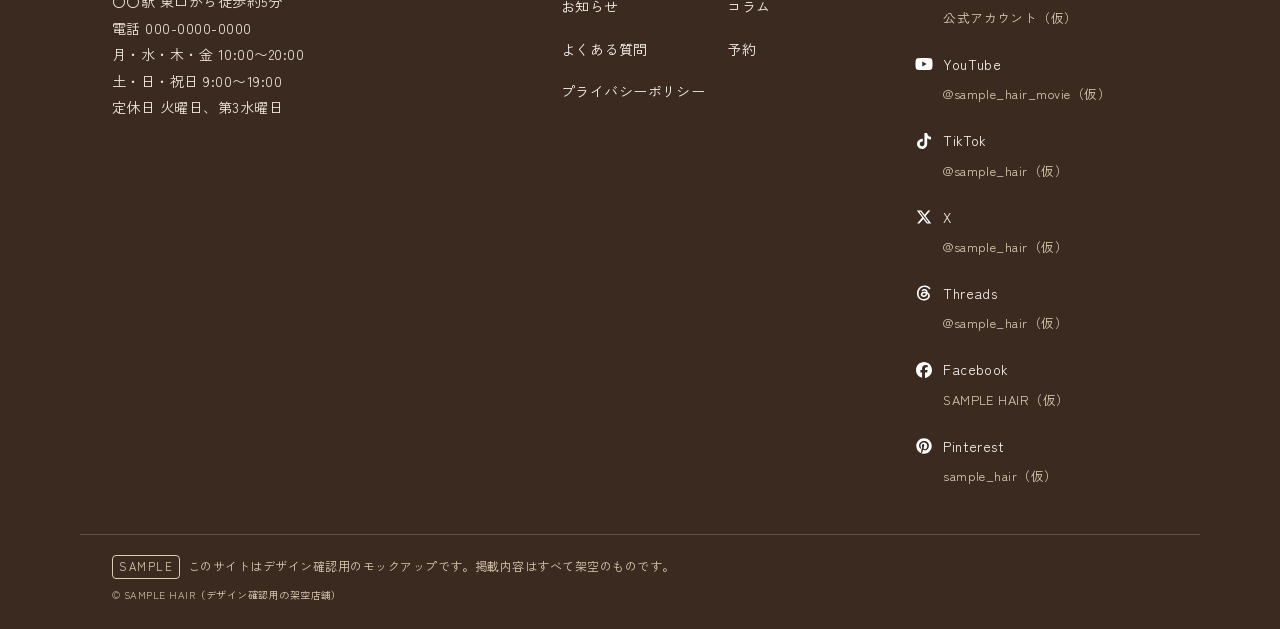
<file: design-mockup/salon-site/column.html>
<!doctype html>
<html lang="ja">
<head>
  <meta charset="utf-8">
  <meta name="viewport" content="width=device-width, initial-scale=1">
  <meta name="robots" content="noindex, nofollow">
  <link rel="icon" href="assets/img/favicon/favicon.ico" sizes="any">
  <link rel="icon" type="image/png" sizes="32x32" href="assets/img/favicon/favicon-32x32.png">
  <link rel="icon" type="image/png" sizes="16x16" href="assets/img/favicon/favicon-16x16.png">
  <link rel="apple-touch-icon" sizes="180x180" href="assets/img/favicon/apple-touch-icon.png">
  <link rel="manifest" href="assets/img/favicon/site.webmanifest">
  <title>ヘアケア・美容コラム｜SAMPLE HAIR（デザインモックアップ）</title>
  <link rel="stylesheet" href="assets/css/style.css">
  <script src="assets/js/sample-data.js" defer></script>
  <script src="assets/js/site.js" defer></script>
</head>
<body data-page="column">
  <a class="skip-link" href="#main">本文へ移動</a>
  <!--
  <div class="sample-strip" role="note">
    <div class="container"><p><span class="sample-badge">SAMPLE</span>デザイン確認用のモックアップです。掲載内容はすべて仮のものです。</p></div>
  </div>
  -->
  <header class="site-header" data-render="header"></header>
  <main id="main" tabindex="-1">
    <div class="page-head" data-render="page-head" data-edit="ページ見出し・導入文"></div>
    <div data-render="column-list" data-edit="コラム（一覧）"></div>
  </main>
  <footer class="site-footer" data-render="footer" data-edit="フッター（テーマ設定の候補）"></footer>
  <div class="mobile-cta" data-render="mobile-cta"></div>
  <noscript><p class="container">このモックアップは、仮データ（assets/js/sample-data.js）を JavaScript で読み込んで表示します。JavaScript を有効にしてご確認ください。</p></noscript>
</body>
</html>
</file>
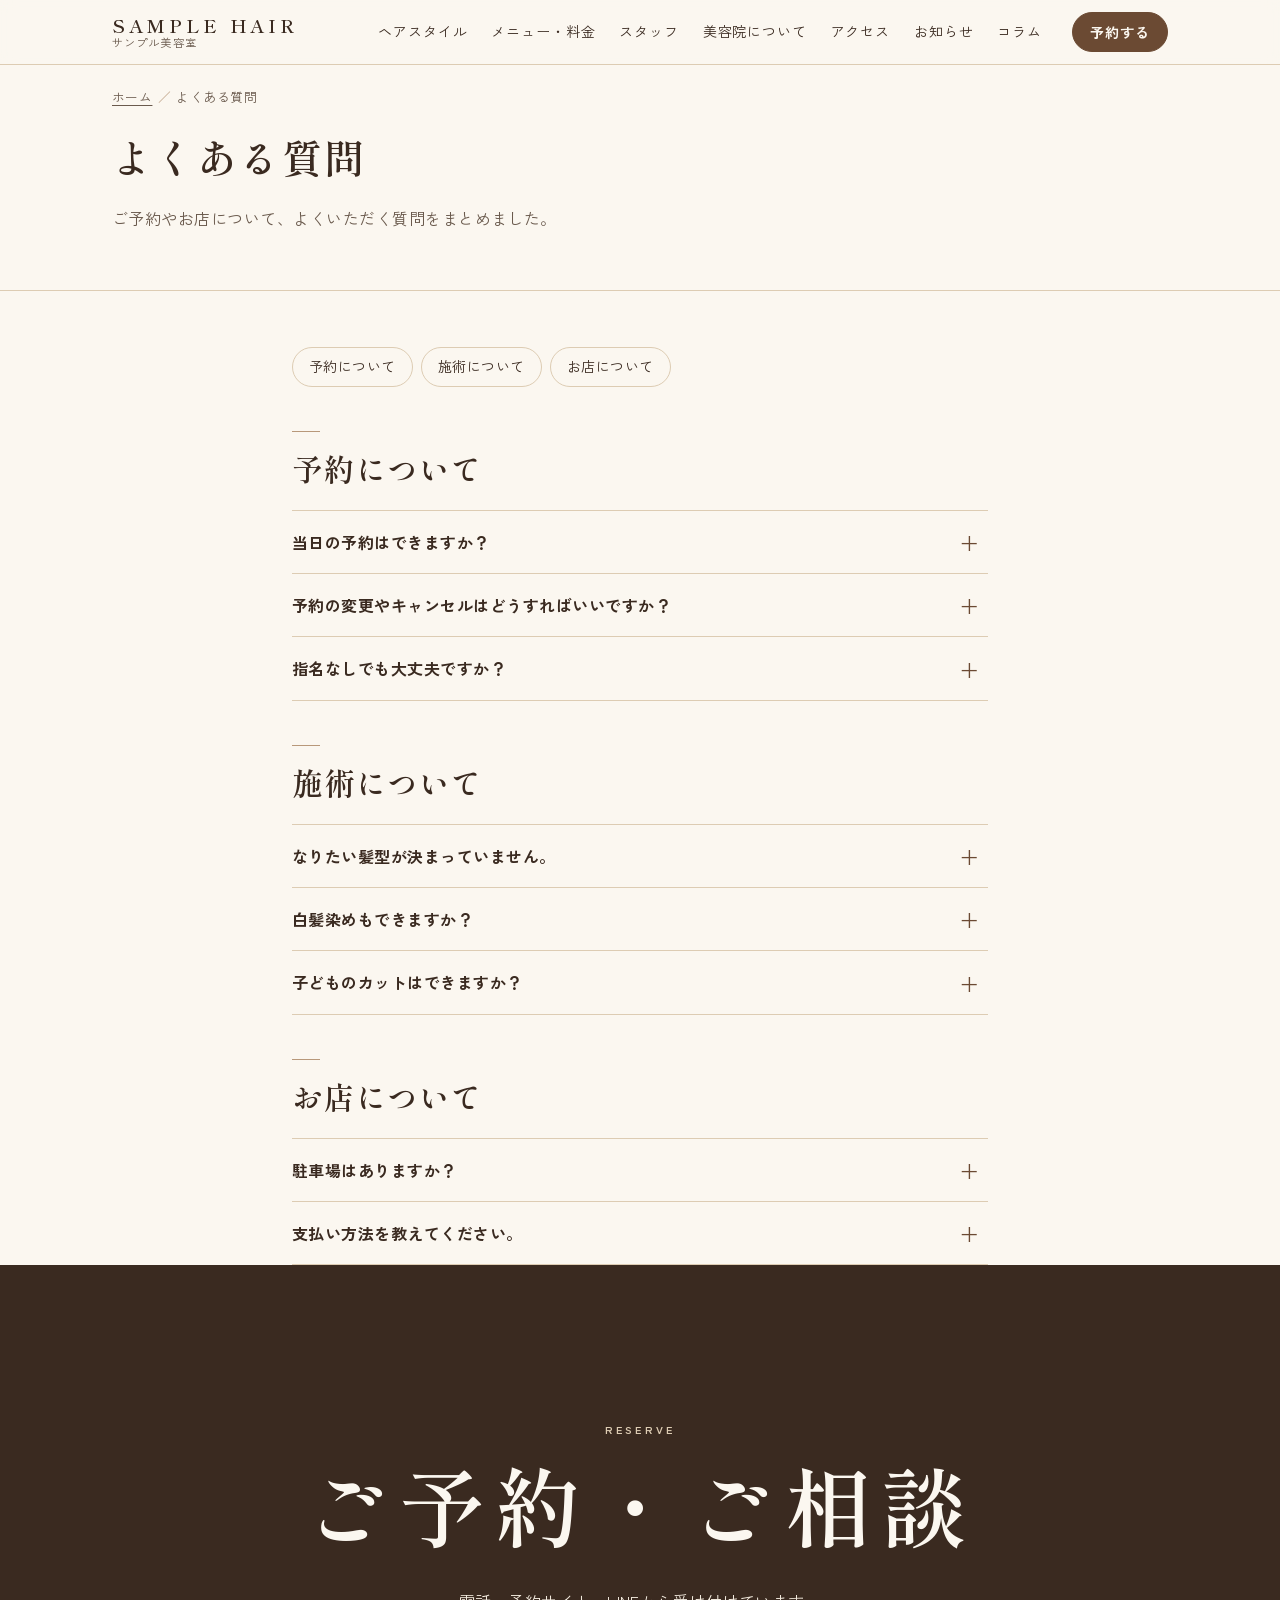
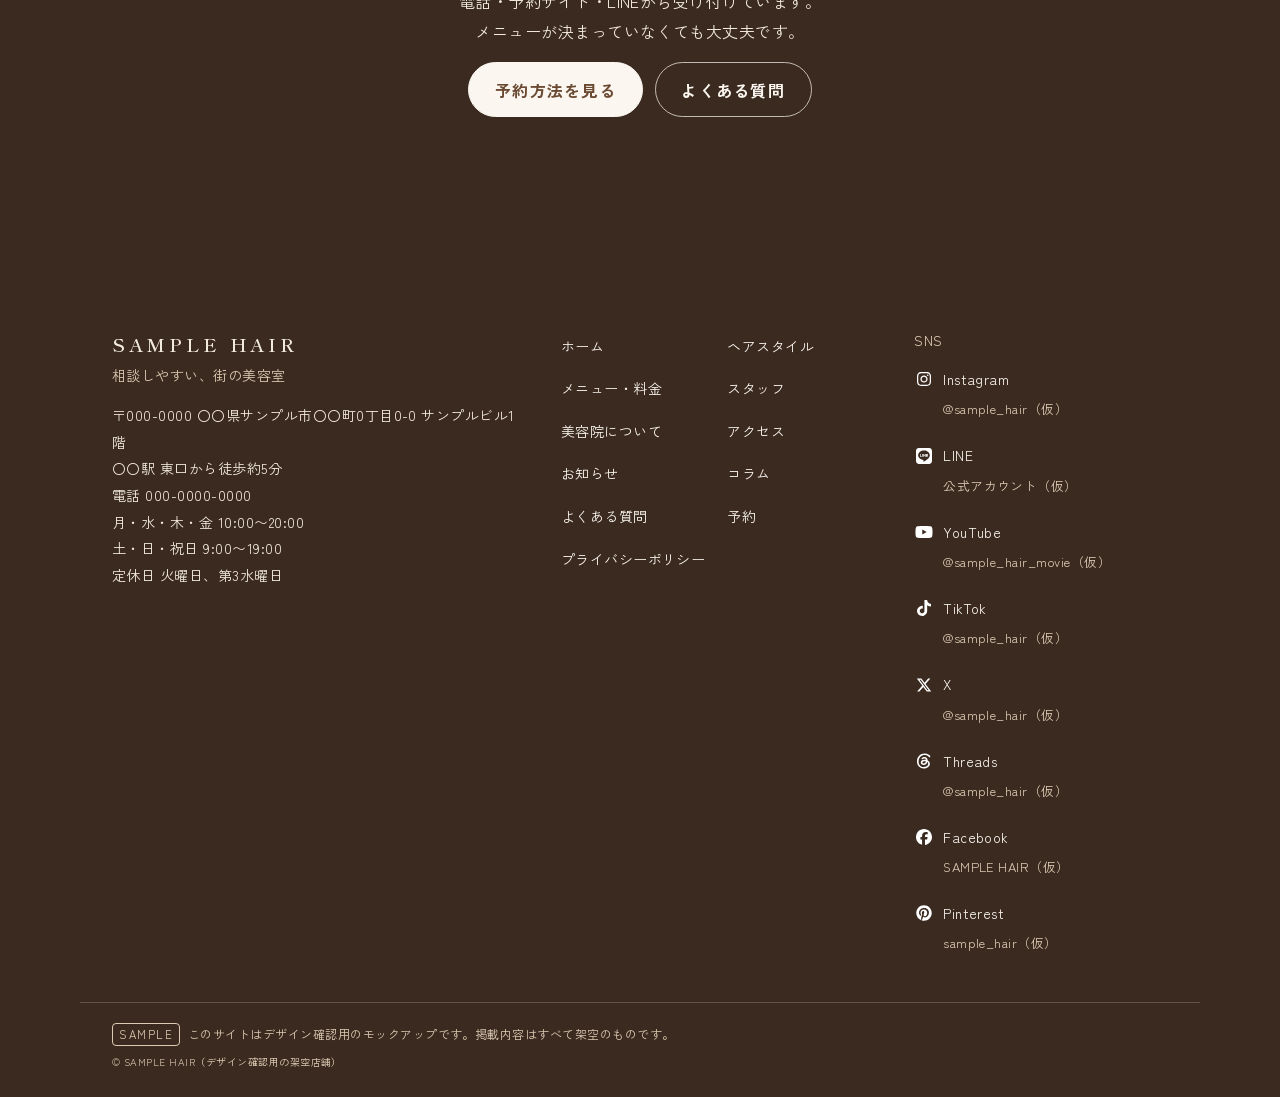
<file: design-mockup/salon-site/faq.html>
<!doctype html>
<html lang="ja">
<head>
  <meta charset="utf-8">
  <meta name="viewport" content="width=device-width, initial-scale=1">
  <meta name="robots" content="noindex, nofollow">
  <link rel="icon" href="assets/img/favicon/favicon.ico" sizes="any">
  <link rel="icon" type="image/png" sizes="32x32" href="assets/img/favicon/favicon-32x32.png">
  <link rel="icon" type="image/png" sizes="16x16" href="assets/img/favicon/favicon-16x16.png">
  <link rel="apple-touch-icon" sizes="180x180" href="assets/img/favicon/apple-touch-icon.png">
  <link rel="manifest" href="assets/img/favicon/site.webmanifest">
  <title>よくある質問｜SAMPLE HAIR（デザインモックアップ）</title>
  <link rel="stylesheet" href="assets/css/style.css">
  <script src="assets/js/sample-data.js" defer></script>
  <script src="assets/js/site.js" defer></script>
</head>
<body data-page="faq">
  <a class="skip-link" href="#main">本文へ移動</a>
  <!--
  <div class="sample-strip" role="note">
    <div class="container"><p><span class="sample-badge">SAMPLE</span>デザイン確認用のモックアップです。掲載内容はすべて仮のものです。</p></div>
  </div>
  -->
  <header class="site-header" data-render="header"></header>
  <main id="main" tabindex="-1">
    <div class="page-head" data-render="page-head" data-edit="ページ見出し・導入文"></div>
    <div data-render="faq" data-edit="FAQ（分類・質問・回答）"></div>
    <section class="reserve-band" data-render="reserve-cta" data-edit="予約導線"></section>
  </main>
  <footer class="site-footer" data-render="footer" data-edit="フッター（テーマ設定の候補）"></footer>
  <div class="mobile-cta" data-render="mobile-cta"></div>
  <noscript><p class="container">このモックアップは、仮データ（assets/js/sample-data.js）を JavaScript で読み込んで表示します。JavaScript を有効にしてご確認ください。</p></noscript>
</body>
</html>
</file>
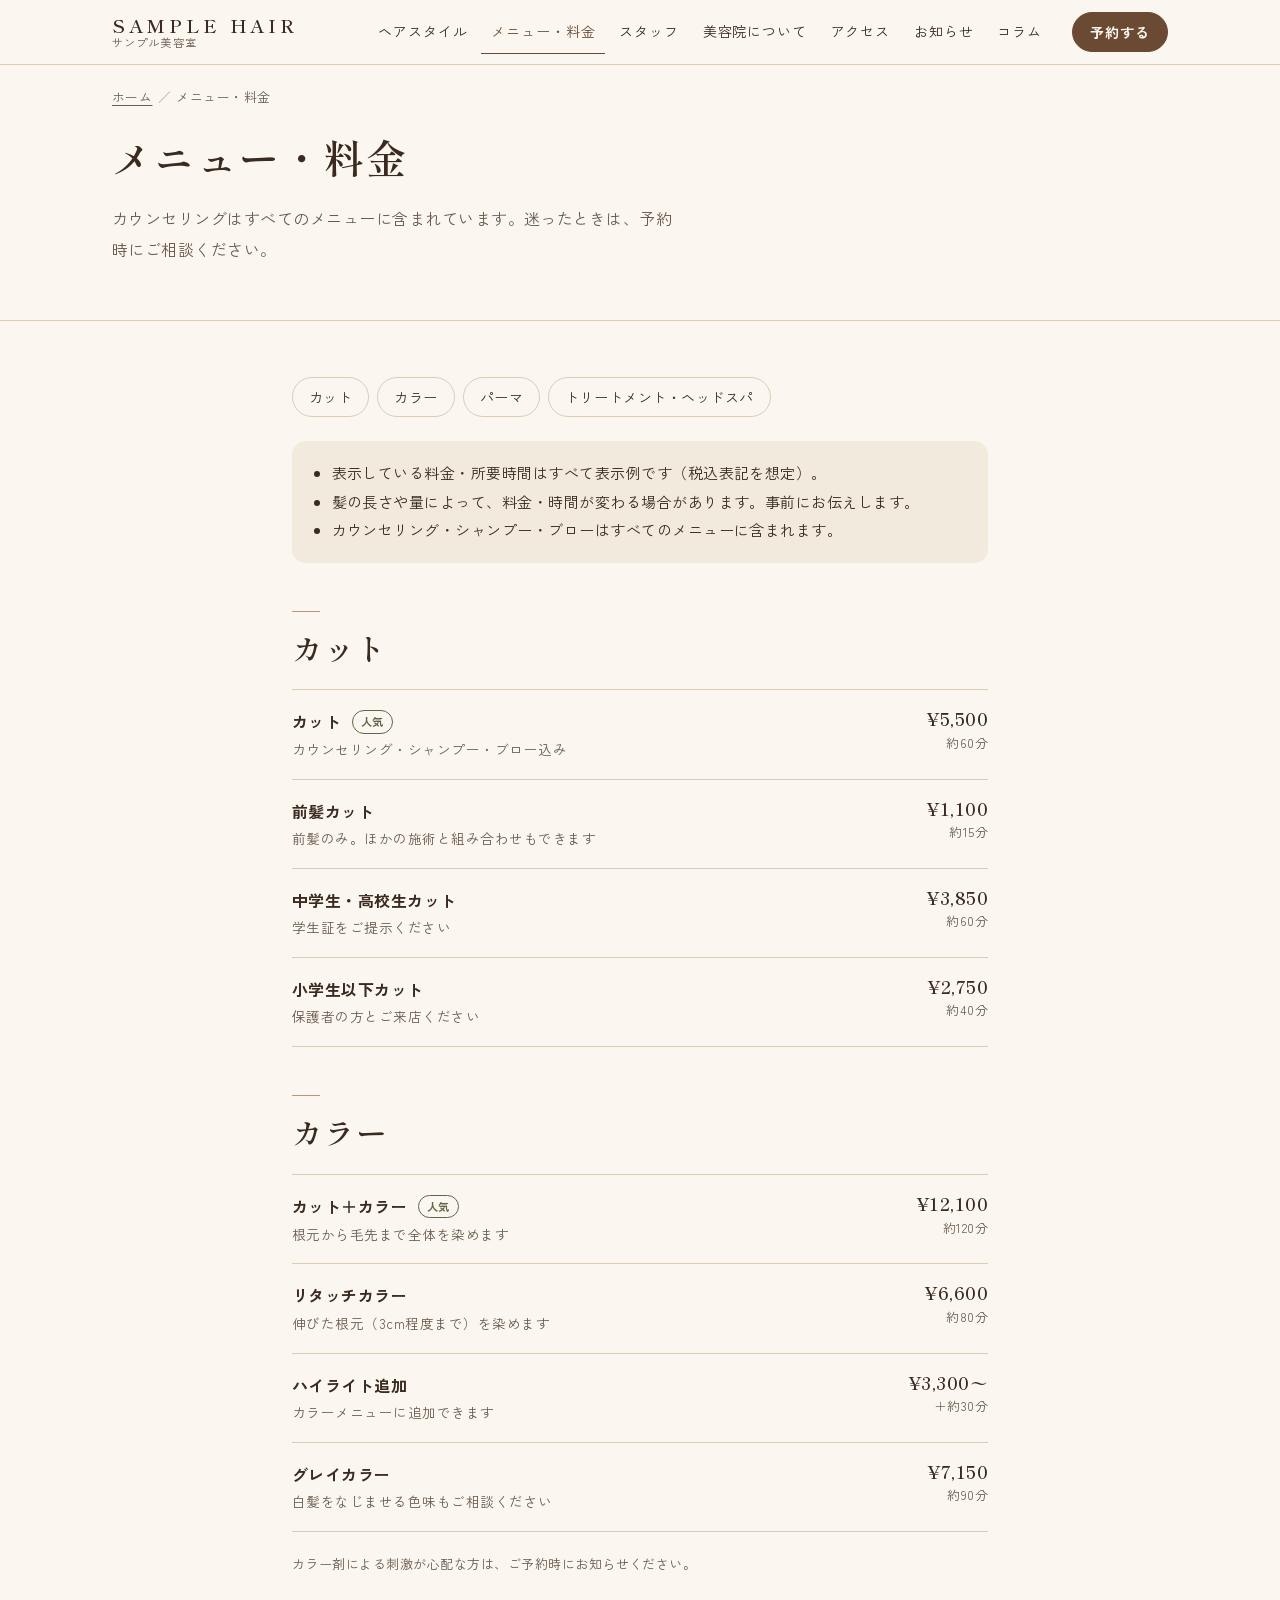
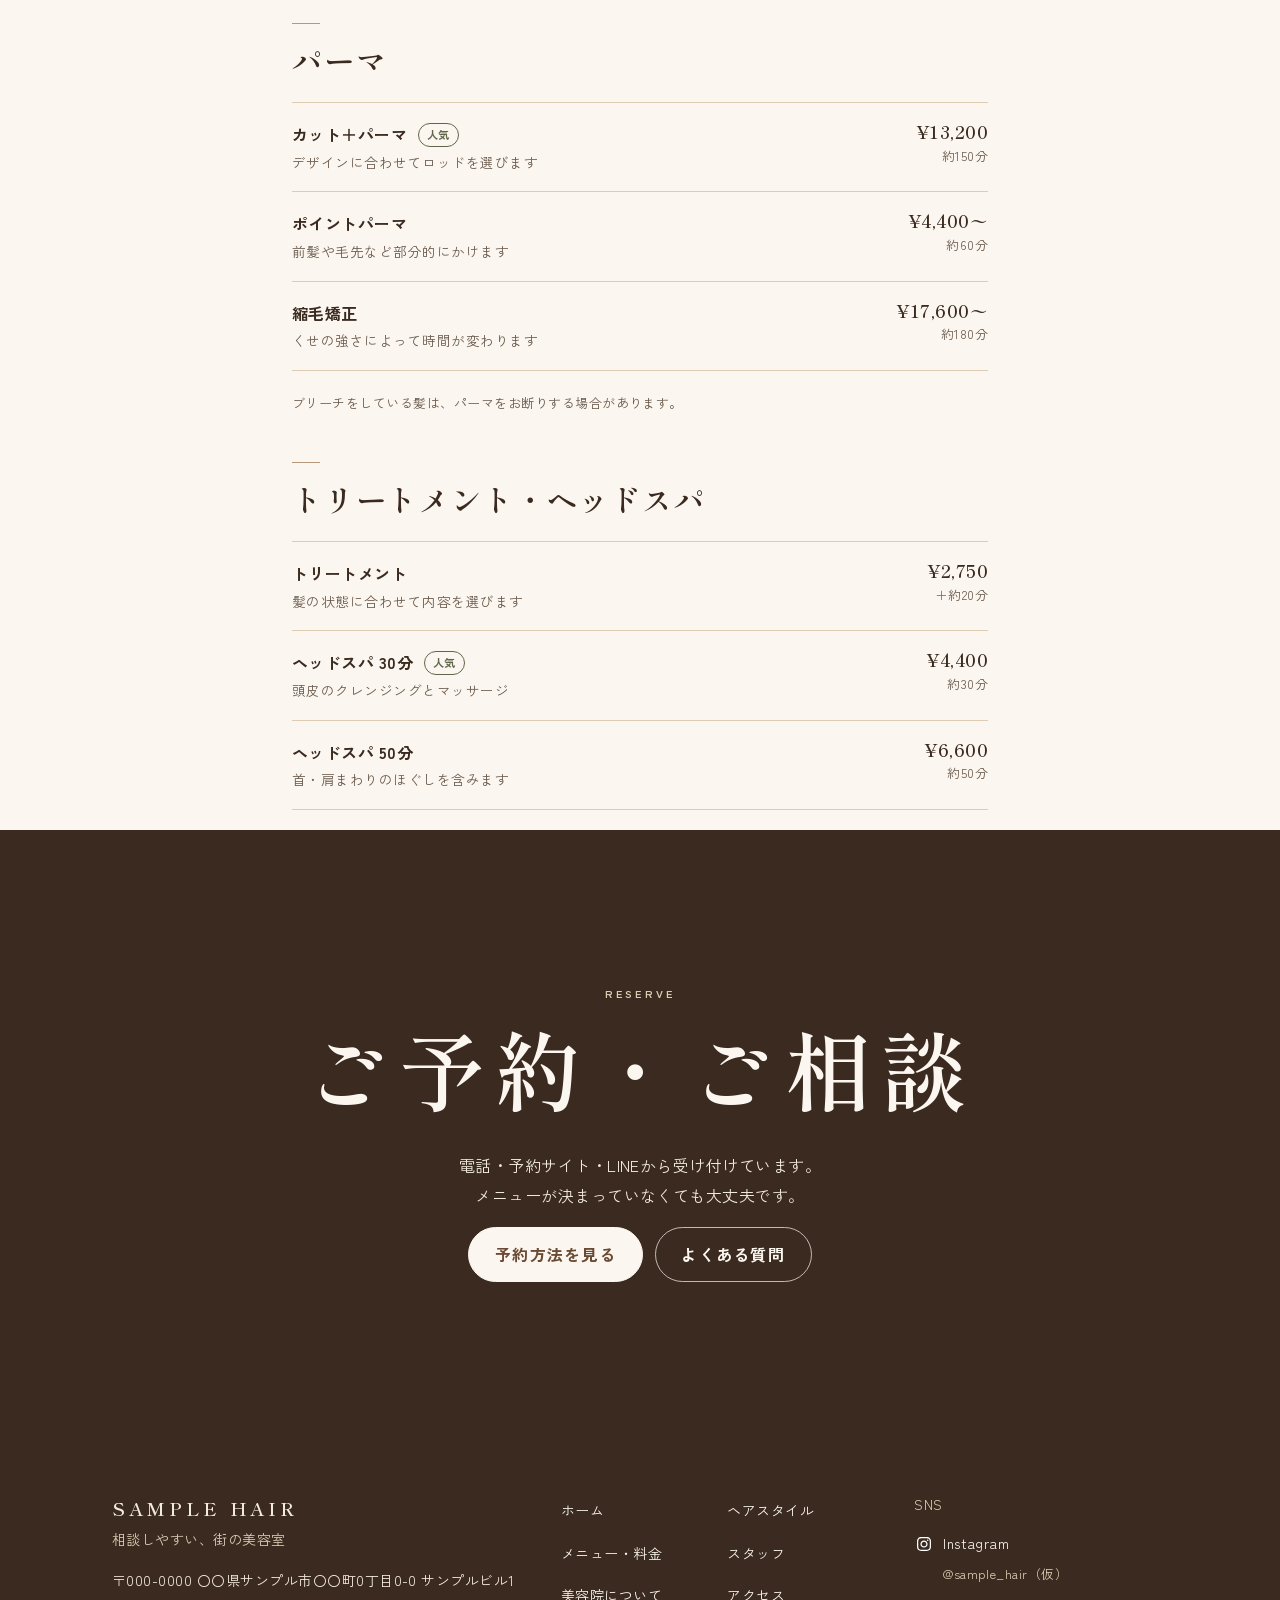
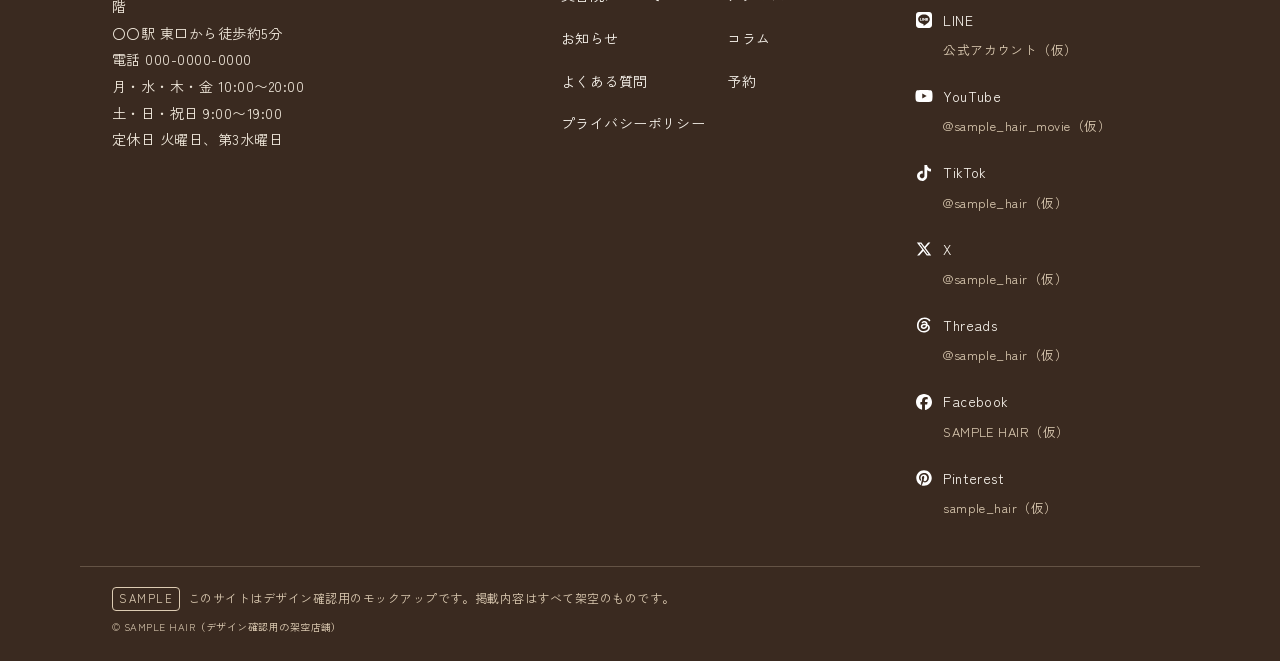
<file: design-mockup/salon-site/menu.html>
<!doctype html>
<html lang="ja">
<head>
  <meta charset="utf-8">
  <meta name="viewport" content="width=device-width, initial-scale=1">
  <meta name="robots" content="noindex, nofollow">
  <link rel="icon" href="assets/img/favicon/favicon.ico" sizes="any">
  <link rel="icon" type="image/png" sizes="32x32" href="assets/img/favicon/favicon-32x32.png">
  <link rel="icon" type="image/png" sizes="16x16" href="assets/img/favicon/favicon-16x16.png">
  <link rel="apple-touch-icon" sizes="180x180" href="assets/img/favicon/apple-touch-icon.png">
  <link rel="manifest" href="assets/img/favicon/site.webmanifest">
  <title>メニュー・料金｜SAMPLE HAIR（デザインモックアップ）</title>
  <link rel="stylesheet" href="assets/css/style.css">
  <script src="assets/js/sample-data.js" defer></script>
  <script src="assets/js/site.js" defer></script>
</head>
<body data-page="menu">
  <a class="skip-link" href="#main">本文へ移動</a>
  <!--
  <div class="sample-strip" role="note">
    <div class="container"><p><span class="sample-badge">SAMPLE</span>デザイン確認用のモックアップです。掲載内容はすべて仮のものです。</p></div>
  </div>
  -->
  <header class="site-header" data-render="header"></header>
  <main id="main" tabindex="-1">
    <div class="page-head" data-render="page-head" data-edit="ページ見出し・導入文"></div>
    <div data-render="menu-list" data-edit="メニュー（分類・名前・説明・料金・時間・注意事項）"></div>
    <section class="reserve-band" data-render="reserve-cta" data-edit="予約導線"></section>
  </main>
  <footer class="site-footer" data-render="footer" data-edit="フッター（テーマ設定の候補）"></footer>
  <div class="mobile-cta" data-render="mobile-cta"></div>
  <noscript><p class="container">このモックアップは、仮データ（assets/js/sample-data.js）を JavaScript で読み込んで表示します。JavaScript を有効にしてご確認ください。</p></noscript>
</body>
</html>
</file>
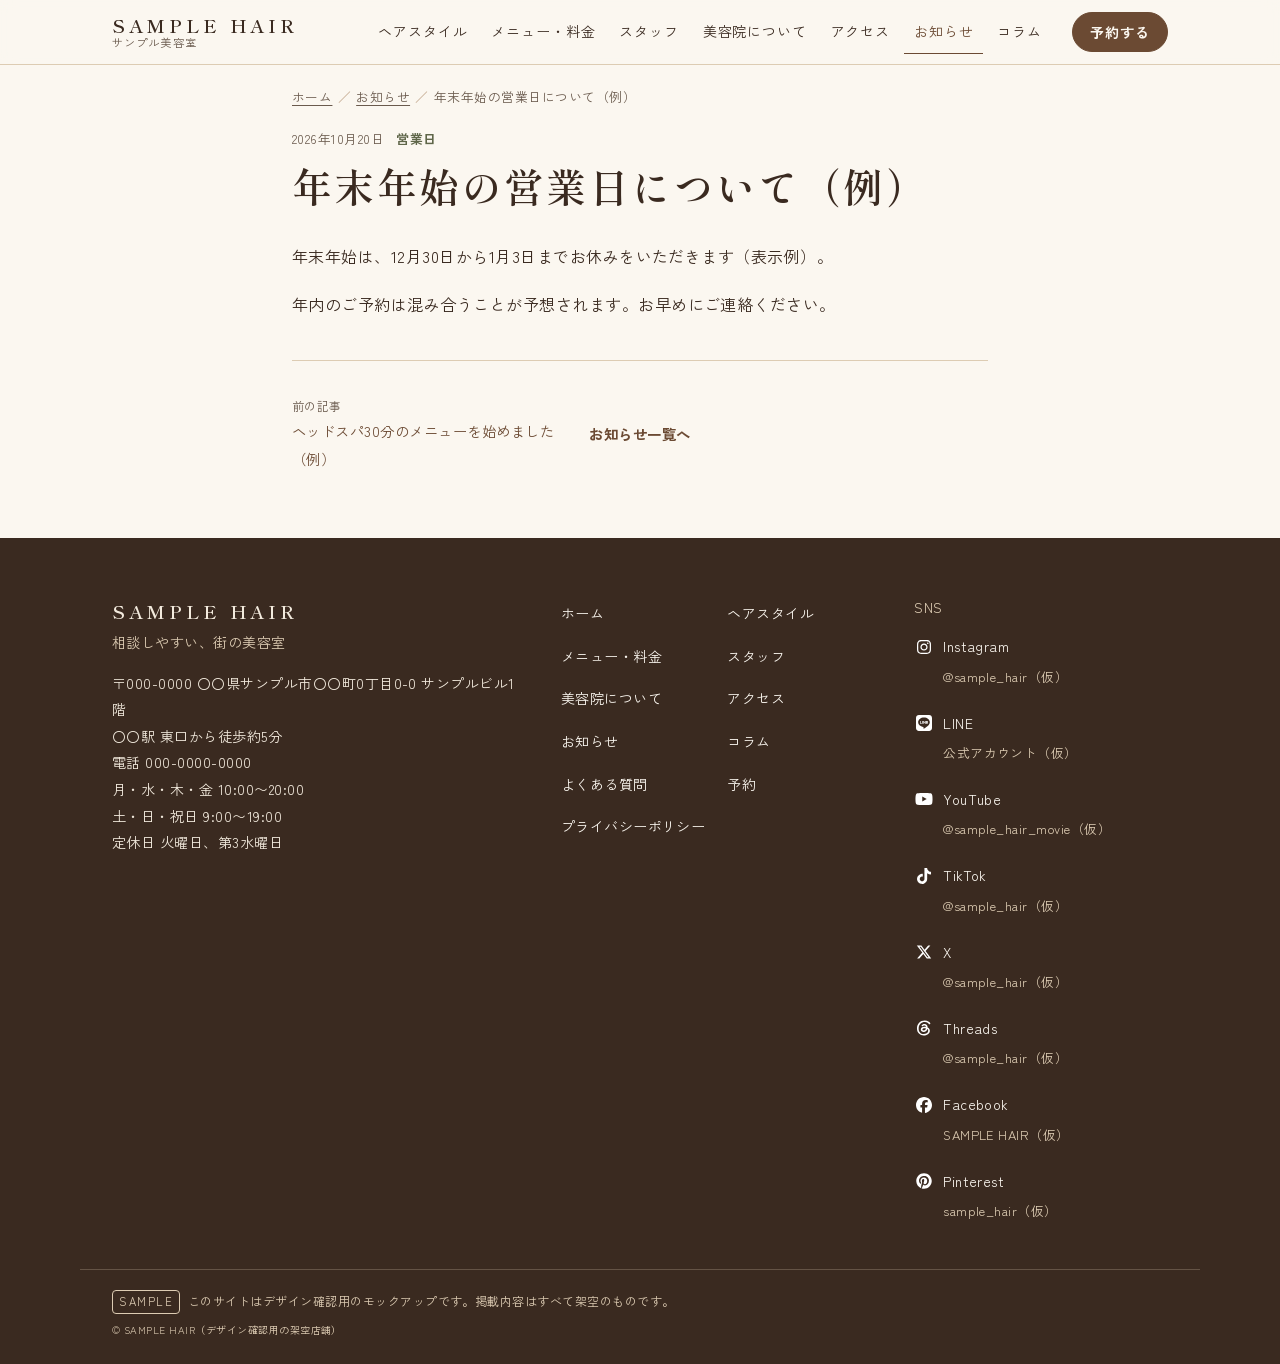
<file: design-mockup/salon-site/news-detail.html>
<!doctype html>
<html lang="ja">
<head>
  <meta charset="utf-8">
  <meta name="viewport" content="width=device-width, initial-scale=1">
  <meta name="robots" content="noindex, nofollow">
  <link rel="icon" href="assets/img/favicon/favicon.ico" sizes="any">
  <link rel="icon" type="image/png" sizes="32x32" href="assets/img/favicon/favicon-32x32.png">
  <link rel="icon" type="image/png" sizes="16x16" href="assets/img/favicon/favicon-16x16.png">
  <link rel="apple-touch-icon" sizes="180x180" href="assets/img/favicon/apple-touch-icon.png">
  <link rel="manifest" href="assets/img/favicon/site.webmanifest">
  <title>お知らせ詳細｜SAMPLE HAIR（デザインモックアップ）</title>
  <link rel="stylesheet" href="assets/css/style.css">
  <script src="assets/js/sample-data.js" defer></script>
  <script src="assets/js/site.js" defer></script>
</head>
<body data-page="news-detail">
  <a class="skip-link" href="#main">本文へ移動</a>
  <!--
  <div class="sample-strip" role="note">
    <div class="container"><p><span class="sample-badge">SAMPLE</span>デザイン確認用のモックアップです。掲載内容はすべて仮のものです。</p></div>
  </div>
  -->
  <header class="site-header" data-render="header"></header>
  <main id="main" tabindex="-1">
    <div class="detail-page" data-render="news-detail" data-edit="お知らせ（掲載日・分類・タイトル・画像・本文）"></div>
  </main>
  <footer class="site-footer" data-render="footer" data-edit="フッター（テーマ設定の候補）"></footer>
  <div class="mobile-cta" data-render="mobile-cta"></div>
  <noscript><p class="container">このモックアップは、仮データ（assets/js/sample-data.js）を JavaScript で読み込んで表示します。JavaScript を有効にしてご確認ください。</p></noscript>
</body>
</html>
</file>
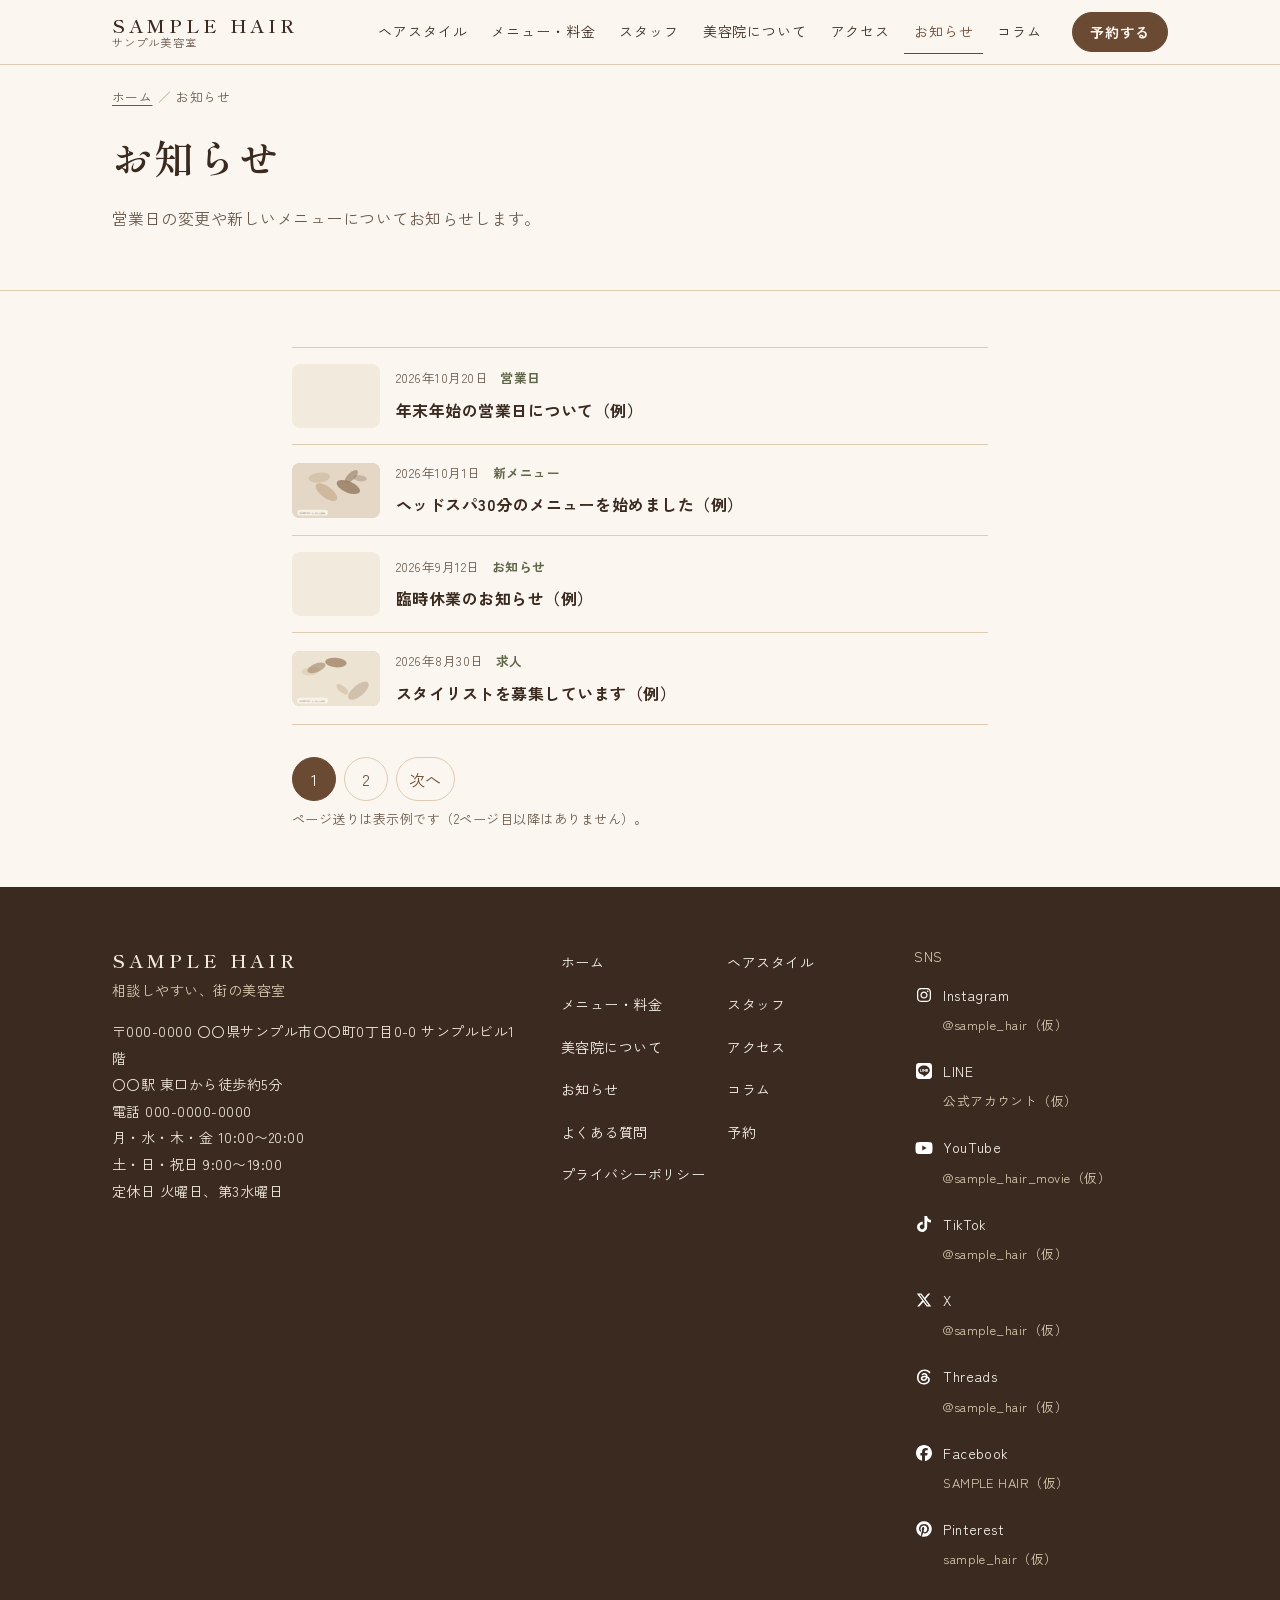
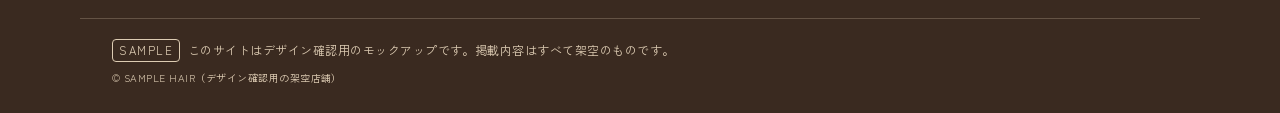
<file: design-mockup/salon-site/news.html>
<!doctype html>
<html lang="ja">
<head>
  <meta charset="utf-8">
  <meta name="viewport" content="width=device-width, initial-scale=1">
  <meta name="robots" content="noindex, nofollow">
  <link rel="icon" href="assets/img/favicon/favicon.ico" sizes="any">
  <link rel="icon" type="image/png" sizes="32x32" href="assets/img/favicon/favicon-32x32.png">
  <link rel="icon" type="image/png" sizes="16x16" href="assets/img/favicon/favicon-16x16.png">
  <link rel="apple-touch-icon" sizes="180x180" href="assets/img/favicon/apple-touch-icon.png">
  <link rel="manifest" href="assets/img/favicon/site.webmanifest">
  <title>お知らせ｜SAMPLE HAIR（デザインモックアップ）</title>
  <link rel="stylesheet" href="assets/css/style.css">
  <script src="assets/js/sample-data.js" defer></script>
  <script src="assets/js/site.js" defer></script>
</head>
<body data-page="news">
  <a class="skip-link" href="#main">本文へ移動</a>
  <!--
  <div class="sample-strip" role="note">
    <div class="container"><p><span class="sample-badge">SAMPLE</span>デザイン確認用のモックアップです。掲載内容はすべて仮のものです。</p></div>
  </div>
  -->
  <header class="site-header" data-render="header"></header>
  <main id="main" tabindex="-1">
    <div class="page-head" data-render="page-head" data-edit="ページ見出し・導入文"></div>
    <div data-render="news-list" data-edit="お知らせ（一覧）"></div>
  </main>
  <footer class="site-footer" data-render="footer" data-edit="フッター（テーマ設定の候補）"></footer>
  <div class="mobile-cta" data-render="mobile-cta"></div>
  <noscript><p class="container">このモックアップは、仮データ（assets/js/sample-data.js）を JavaScript で読み込んで表示します。JavaScript を有効にしてご確認ください。</p></noscript>
</body>
</html>
</file>
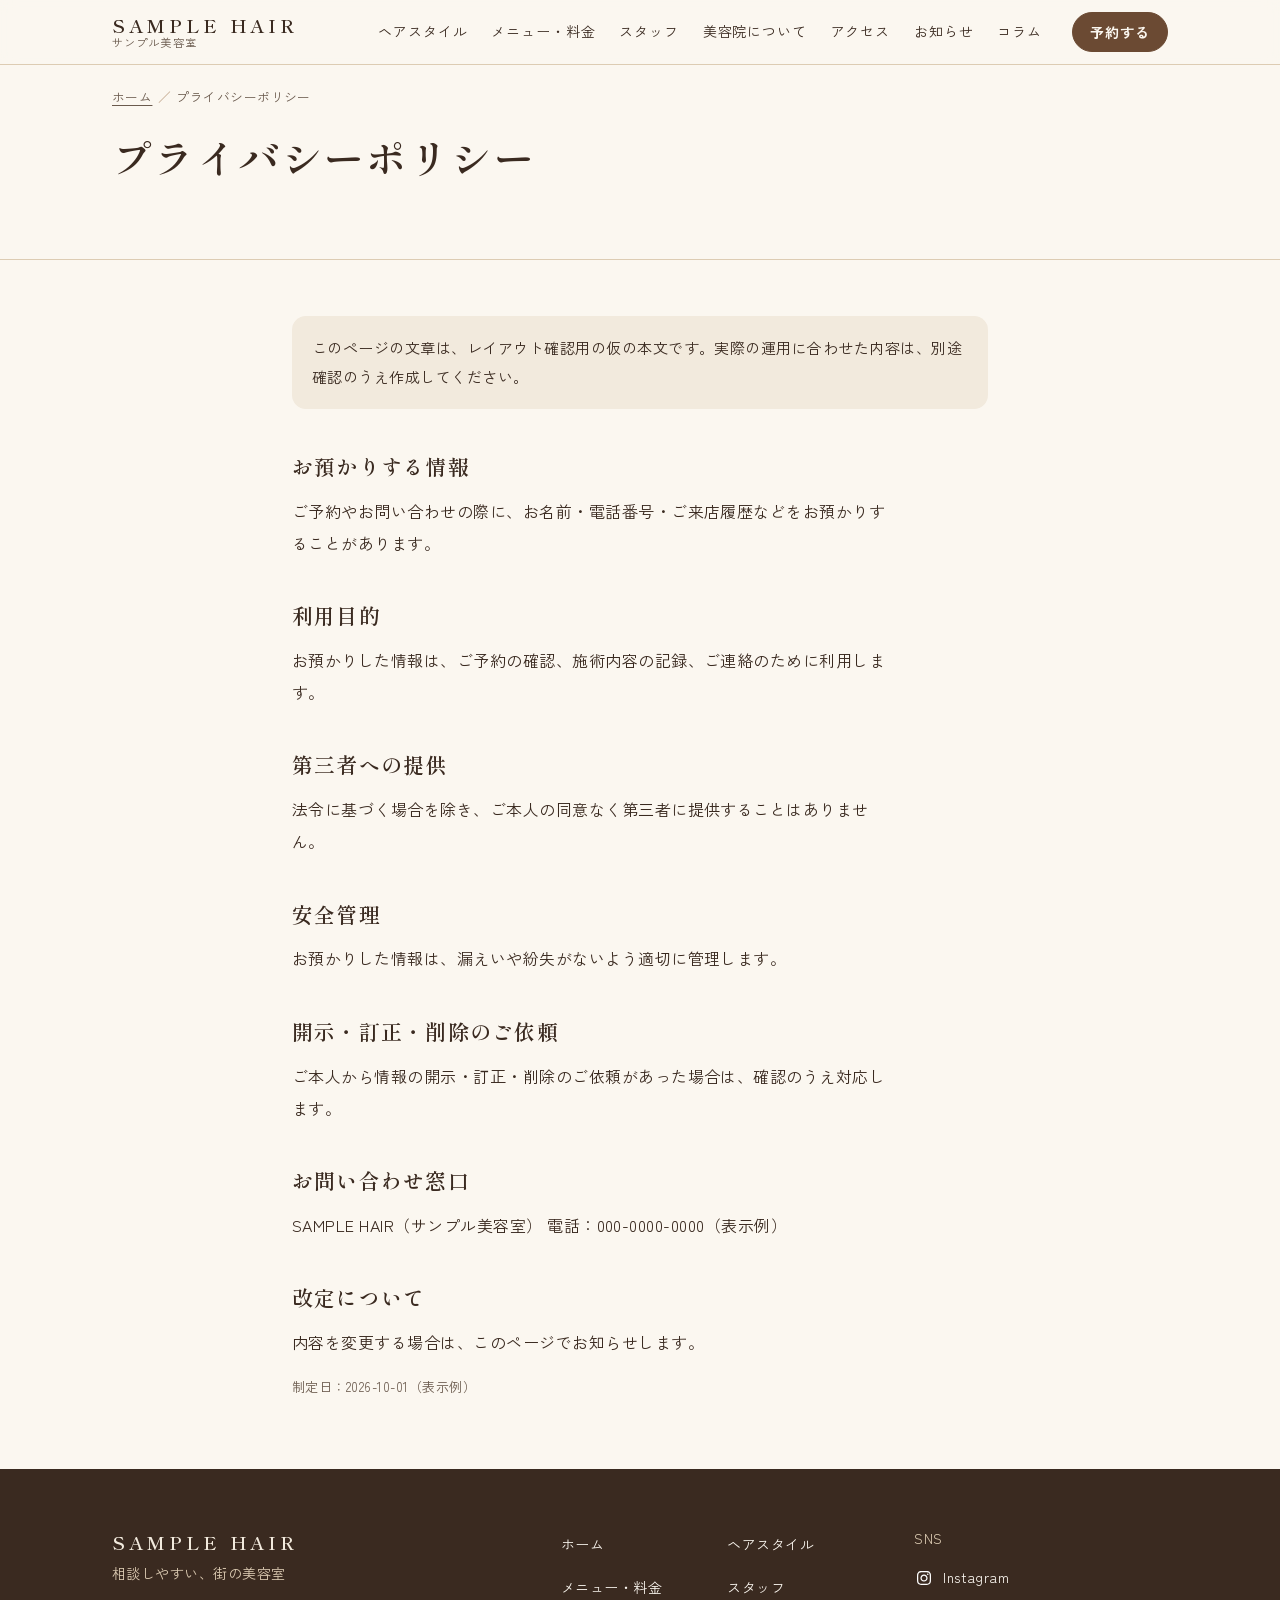
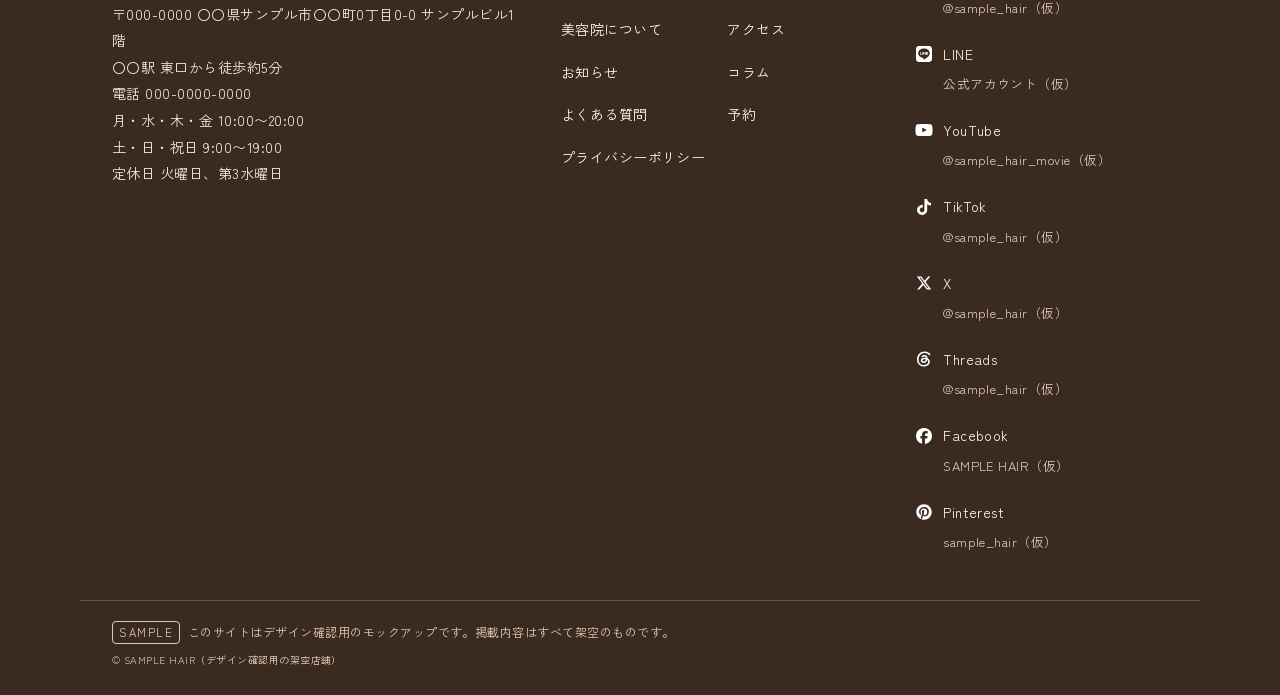
<file: design-mockup/salon-site/privacy.html>
<!doctype html>
<html lang="ja">
<head>
  <meta charset="utf-8">
  <meta name="viewport" content="width=device-width, initial-scale=1">
  <meta name="robots" content="noindex, nofollow">
  <link rel="icon" href="assets/img/favicon/favicon.ico" sizes="any">
  <link rel="icon" type="image/png" sizes="32x32" href="assets/img/favicon/favicon-32x32.png">
  <link rel="icon" type="image/png" sizes="16x16" href="assets/img/favicon/favicon-16x16.png">
  <link rel="apple-touch-icon" sizes="180x180" href="assets/img/favicon/apple-touch-icon.png">
  <link rel="manifest" href="assets/img/favicon/site.webmanifest">
  <title>プライバシーポリシー｜SAMPLE HAIR（デザインモックアップ）</title>
  <link rel="stylesheet" href="assets/css/style.css">
  <script src="assets/js/sample-data.js" defer></script>
  <script src="assets/js/site.js" defer></script>
</head>
<body data-page="privacy">
  <a class="skip-link" href="#main">本文へ移動</a>
  <!--
  <div class="sample-strip" role="note">
    <div class="container"><p><span class="sample-badge">SAMPLE</span>デザイン確認用のモックアップです。掲載内容はすべて仮のものです。</p></div>
  </div>
  -->
  <header class="site-header" data-render="header"></header>
  <main id="main" tabindex="-1">
    <div class="page-head" data-render="page-head" data-edit="ページ見出し"></div>
    <div class="privacy-page" data-render="privacy" data-edit="固定ページ本文（仮の文面）"></div>
  </main>
  <footer class="site-footer" data-render="footer" data-edit="フッター（テーマ設定の候補）"></footer>
  <div class="mobile-cta" data-render="mobile-cta"></div>
  <noscript><p class="container">このモックアップは、仮データ（assets/js/sample-data.js）を JavaScript で読み込んで表示します。JavaScript を有効にしてご確認ください。</p></noscript>
</body>
</html>
</file>
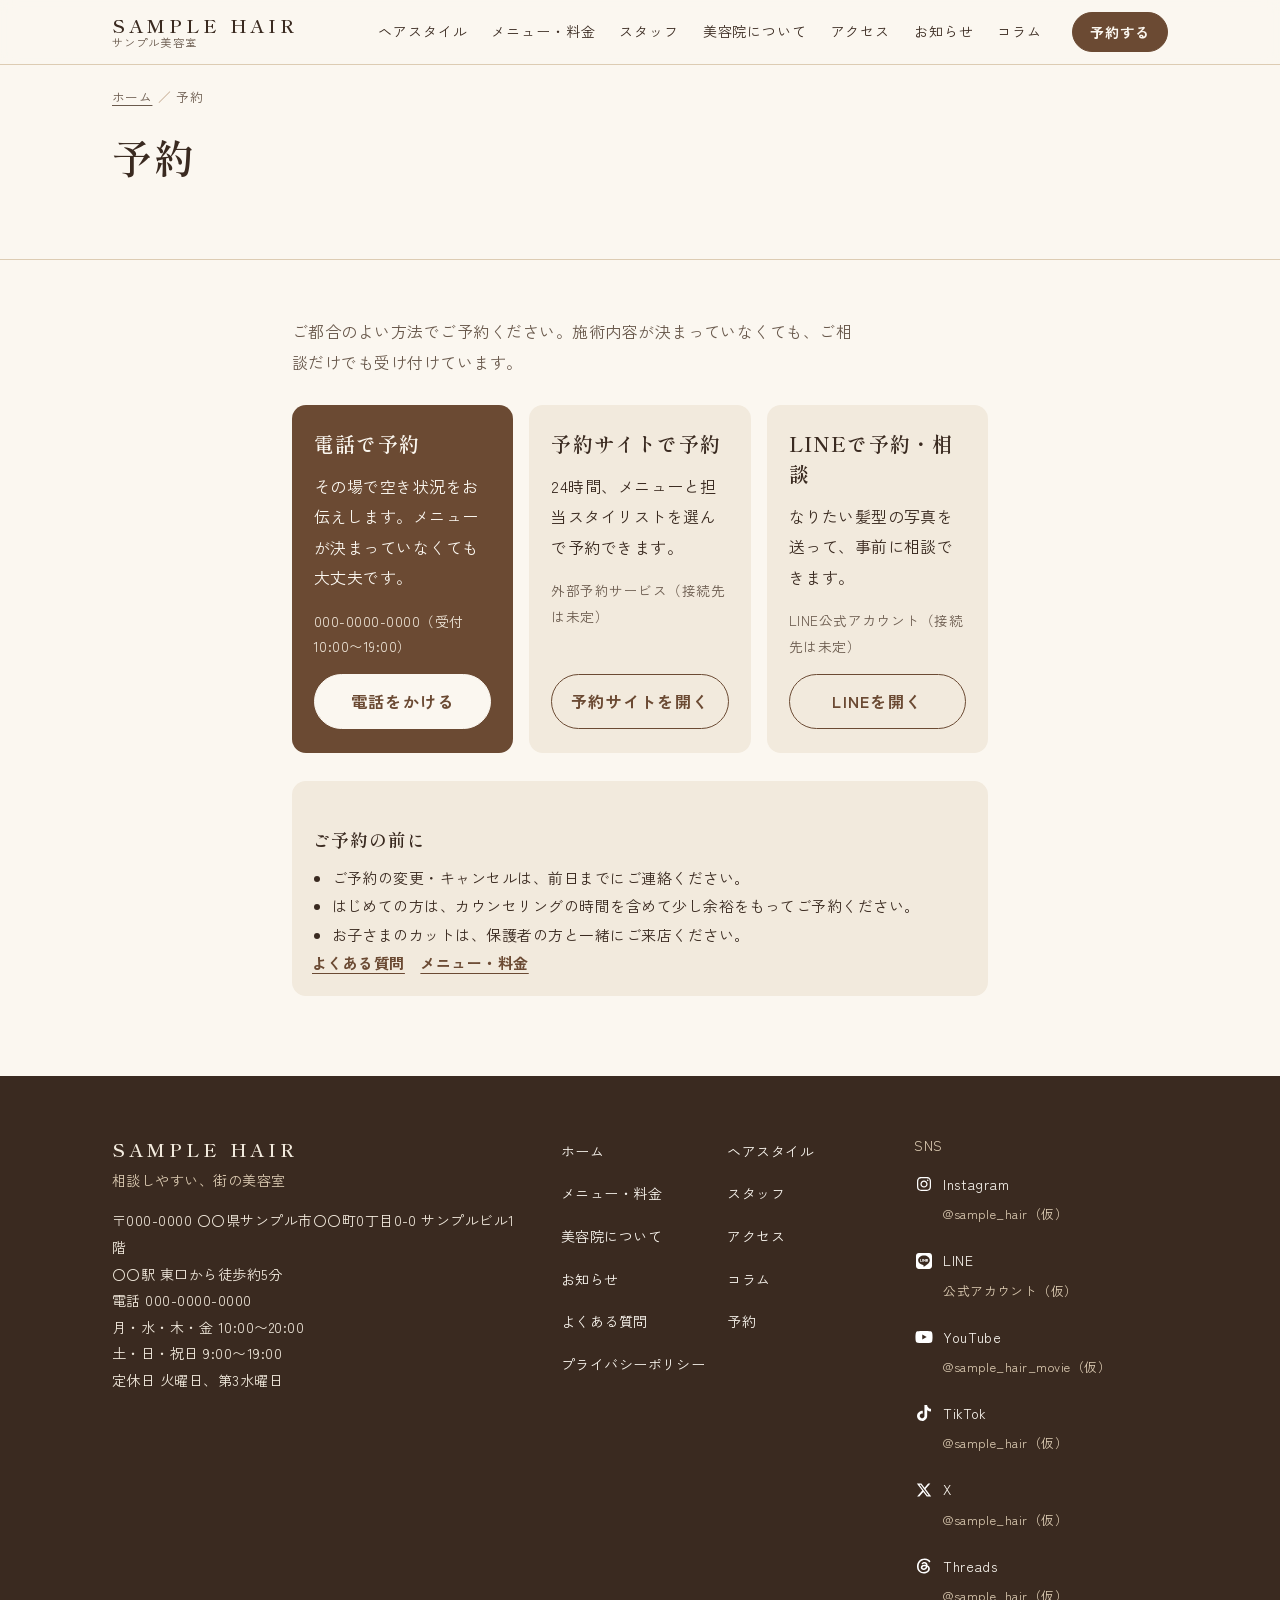
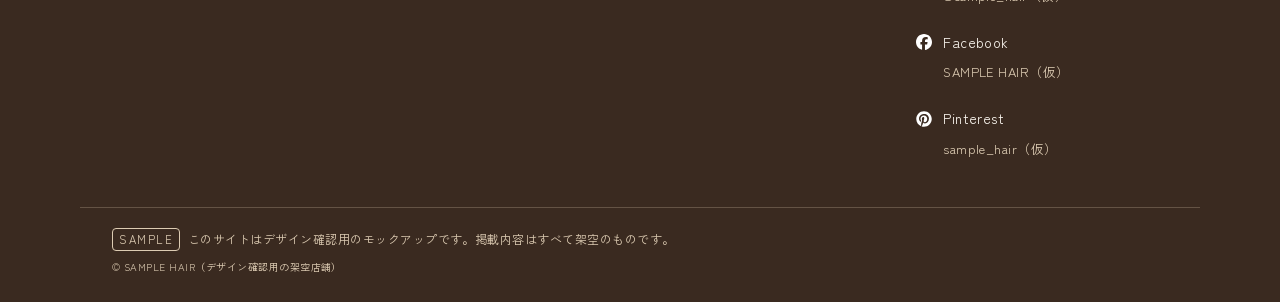
<file: design-mockup/salon-site/reserve.html>
<!doctype html>
<html lang="ja">
<head>
  <meta charset="utf-8">
  <meta name="viewport" content="width=device-width, initial-scale=1">
  <meta name="robots" content="noindex, nofollow">
  <link rel="icon" href="assets/img/favicon/favicon.ico" sizes="any">
  <link rel="icon" type="image/png" sizes="32x32" href="assets/img/favicon/favicon-32x32.png">
  <link rel="icon" type="image/png" sizes="16x16" href="assets/img/favicon/favicon-16x16.png">
  <link rel="apple-touch-icon" sizes="180x180" href="assets/img/favicon/apple-touch-icon.png">
  <link rel="manifest" href="assets/img/favicon/site.webmanifest">
  <title>予約｜SAMPLE HAIR（デザインモックアップ）</title>
  <link rel="stylesheet" href="assets/css/style.css">
  <script src="assets/js/sample-data.js" defer></script>
  <script src="assets/js/site.js" defer></script>
</head>
<body data-page="reserve">
  <a class="skip-link" href="#main">本文へ移動</a>
  <!--
  <div class="sample-strip" role="note">
    <div class="container"><p><span class="sample-badge">SAMPLE</span>デザイン確認用のモックアップです。掲載内容はすべて仮のものです。</p></div>
  </div>
  -->
  <header class="site-header" data-render="header"></header>
  <main id="main" tabindex="-1">
    <div class="page-head" data-render="page-head" data-edit="ページ見出し"></div>
    <div class="reserve-page" data-render="reserve" data-edit="予約先（電話・外部予約・LINE/SNS）と案内文"></div>
  </main>
  <footer class="site-footer" data-render="footer" data-edit="フッター（テーマ設定の候補）"></footer>
  <div class="mobile-cta" data-render="mobile-cta"></div>
  <noscript><p class="container">このモックアップは、仮データ（assets/js/sample-data.js）を JavaScript で読み込んで表示します。JavaScript を有効にしてご確認ください。</p></noscript>
</body>
</html>
</file>
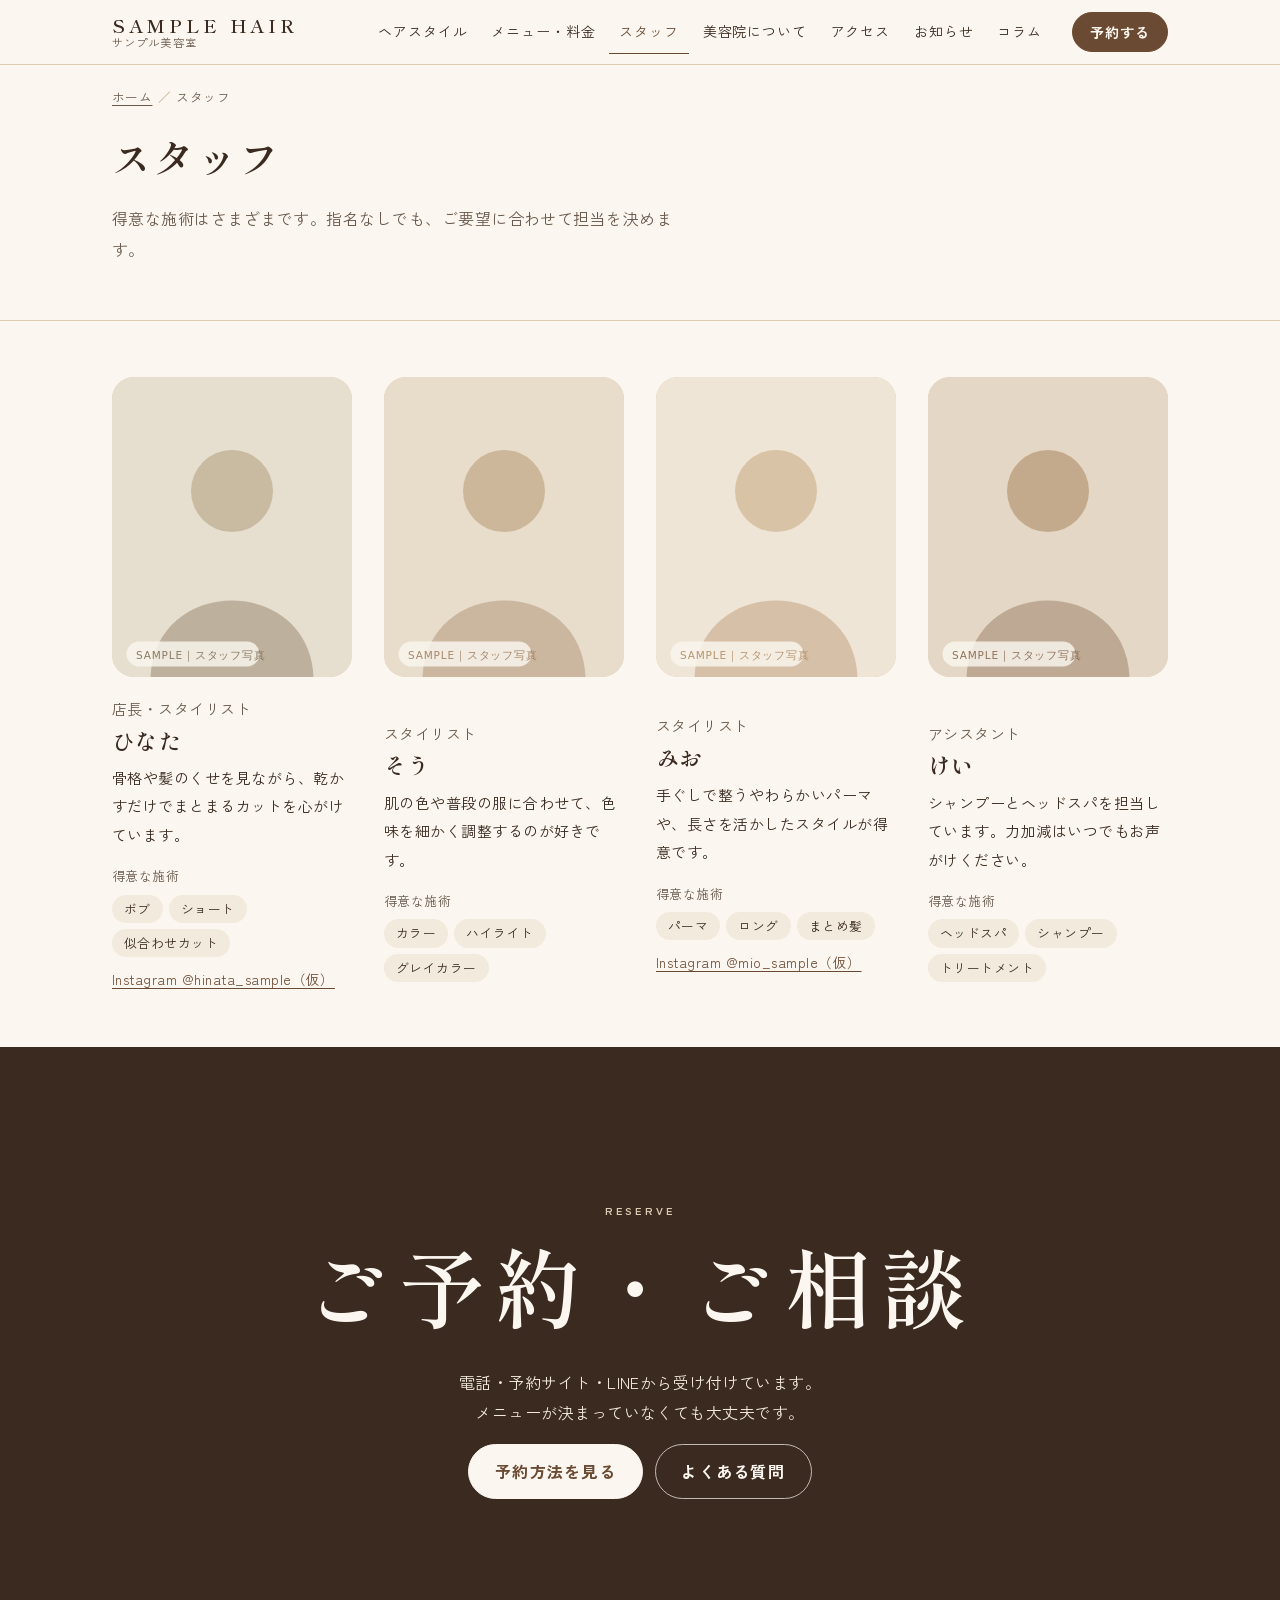
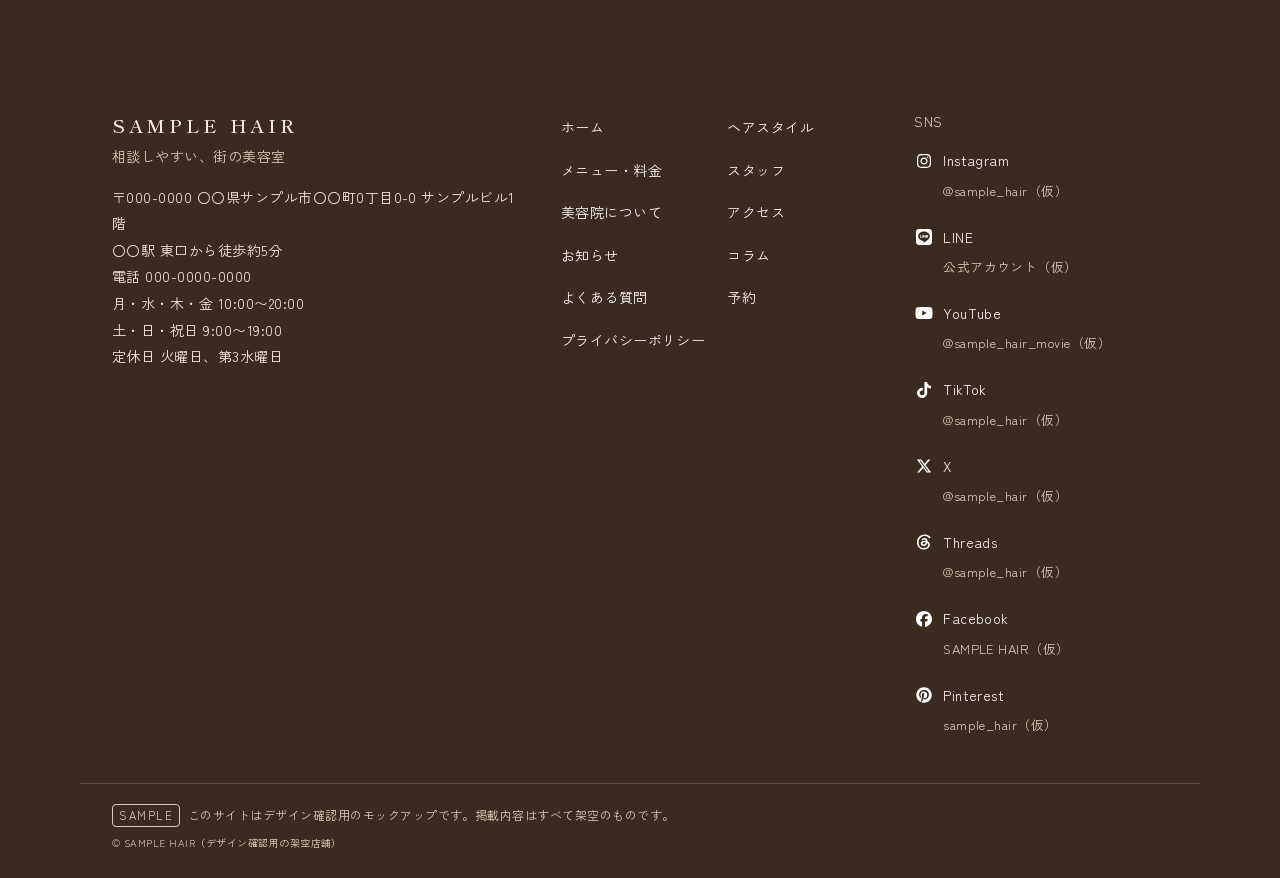
<file: design-mockup/salon-site/staff.html>
<!doctype html>
<html lang="ja">
<head>
  <meta charset="utf-8">
  <meta name="viewport" content="width=device-width, initial-scale=1">
  <meta name="robots" content="noindex, nofollow">
  <link rel="icon" href="assets/img/favicon/favicon.ico" sizes="any">
  <link rel="icon" type="image/png" sizes="32x32" href="assets/img/favicon/favicon-32x32.png">
  <link rel="icon" type="image/png" sizes="16x16" href="assets/img/favicon/favicon-16x16.png">
  <link rel="apple-touch-icon" sizes="180x180" href="assets/img/favicon/apple-touch-icon.png">
  <link rel="manifest" href="assets/img/favicon/site.webmanifest">
  <title>スタッフ｜SAMPLE HAIR（デザインモックアップ）</title>
  <link rel="stylesheet" href="assets/css/style.css">
  <script src="assets/js/sample-data.js" defer></script>
  <script src="assets/js/site.js" defer></script>
</head>
<body data-page="staff">
  <a class="skip-link" href="#main">本文へ移動</a>
  <!--
  <div class="sample-strip" role="note">
    <div class="container"><p><span class="sample-badge">SAMPLE</span>デザイン確認用のモックアップです。掲載内容はすべて仮のものです。</p></div>
  </div>
  -->
  <header class="site-header" data-render="header"></header>
  <main id="main" tabindex="-1">
    <div class="page-head" data-render="page-head" data-edit="ページ見出し・導入文"></div>
    <div data-render="staff-list" data-edit="スタッフ（写真・名前・紹介文・得意な施術・SNS）"></div>
    <section class="reserve-band" data-render="reserve-cta" data-edit="予約導線"></section>
  </main>
  <footer class="site-footer" data-render="footer" data-edit="フッター（テーマ設定の候補）"></footer>
  <div class="mobile-cta" data-render="mobile-cta"></div>
  <noscript><p class="container">このモックアップは、仮データ（assets/js/sample-data.js）を JavaScript で読み込んで表示します。JavaScript を有効にしてご確認ください。</p></noscript>
</body>
</html>
</file>
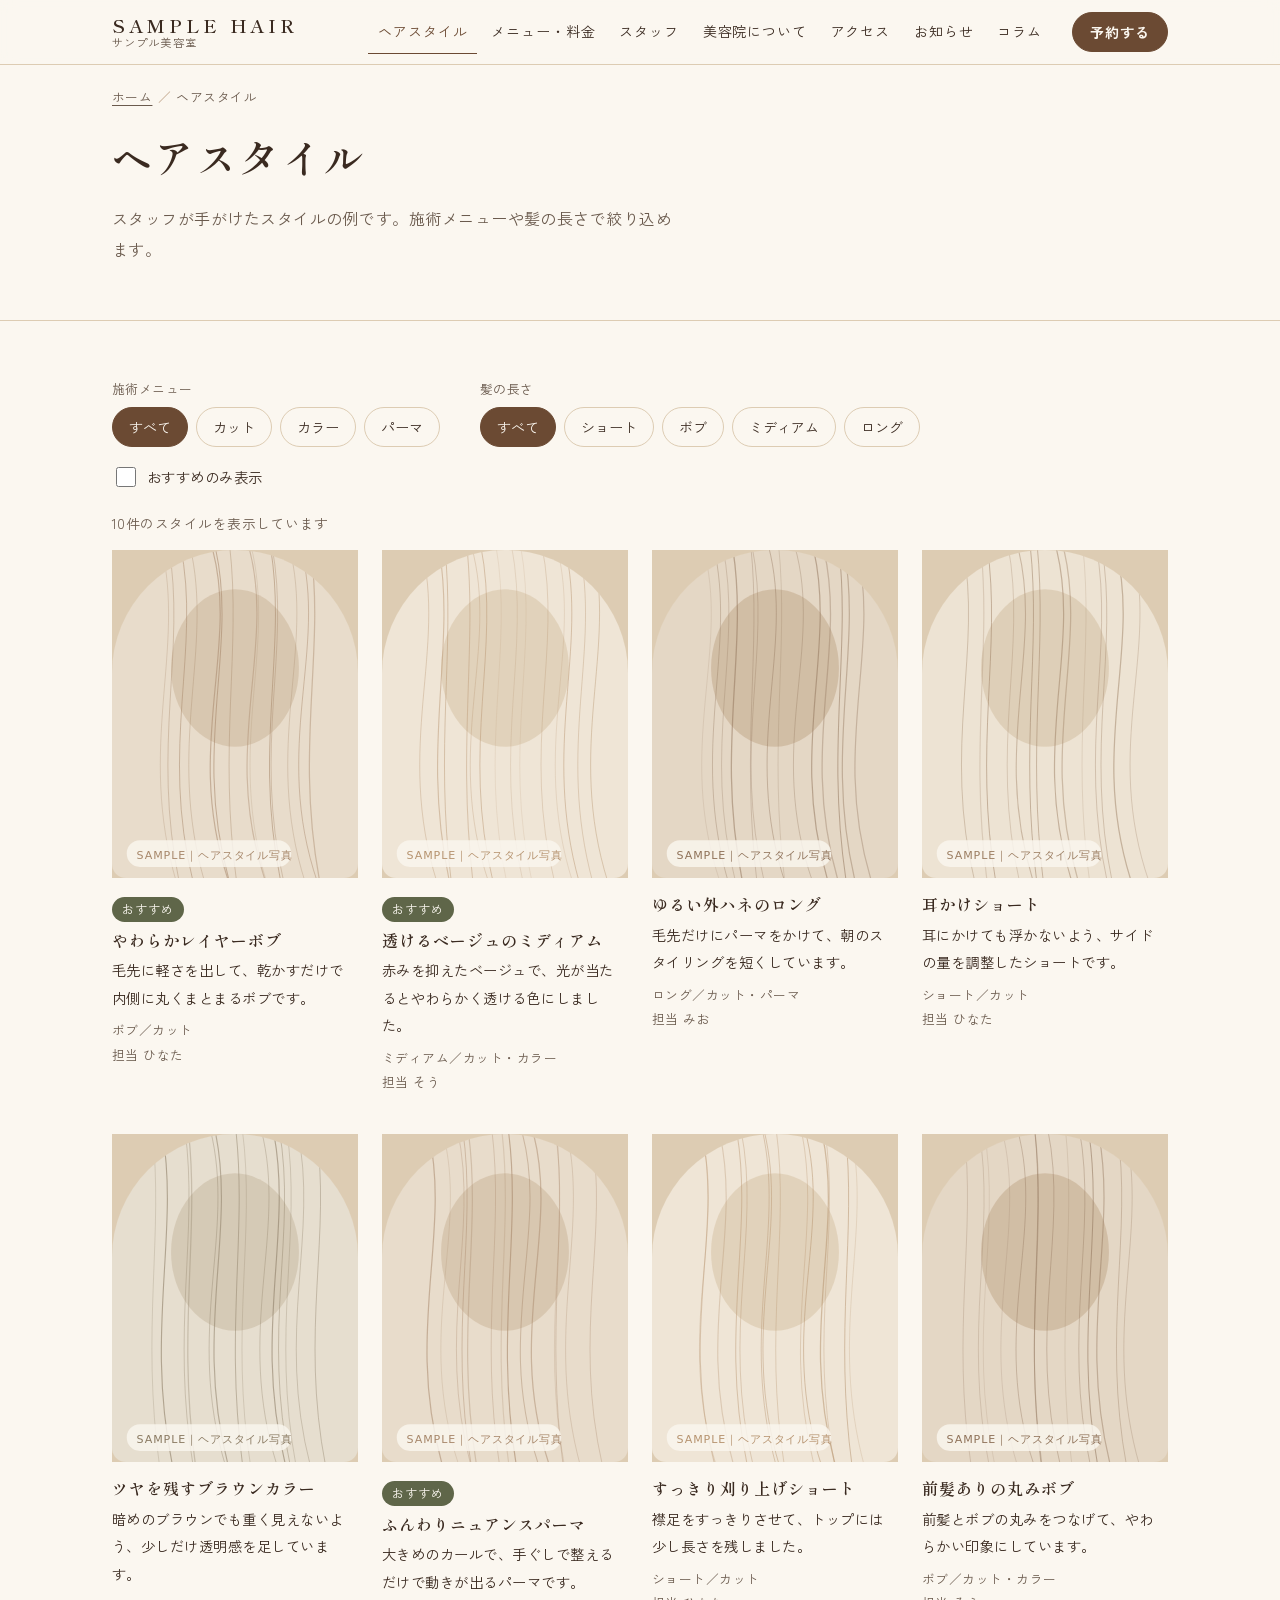
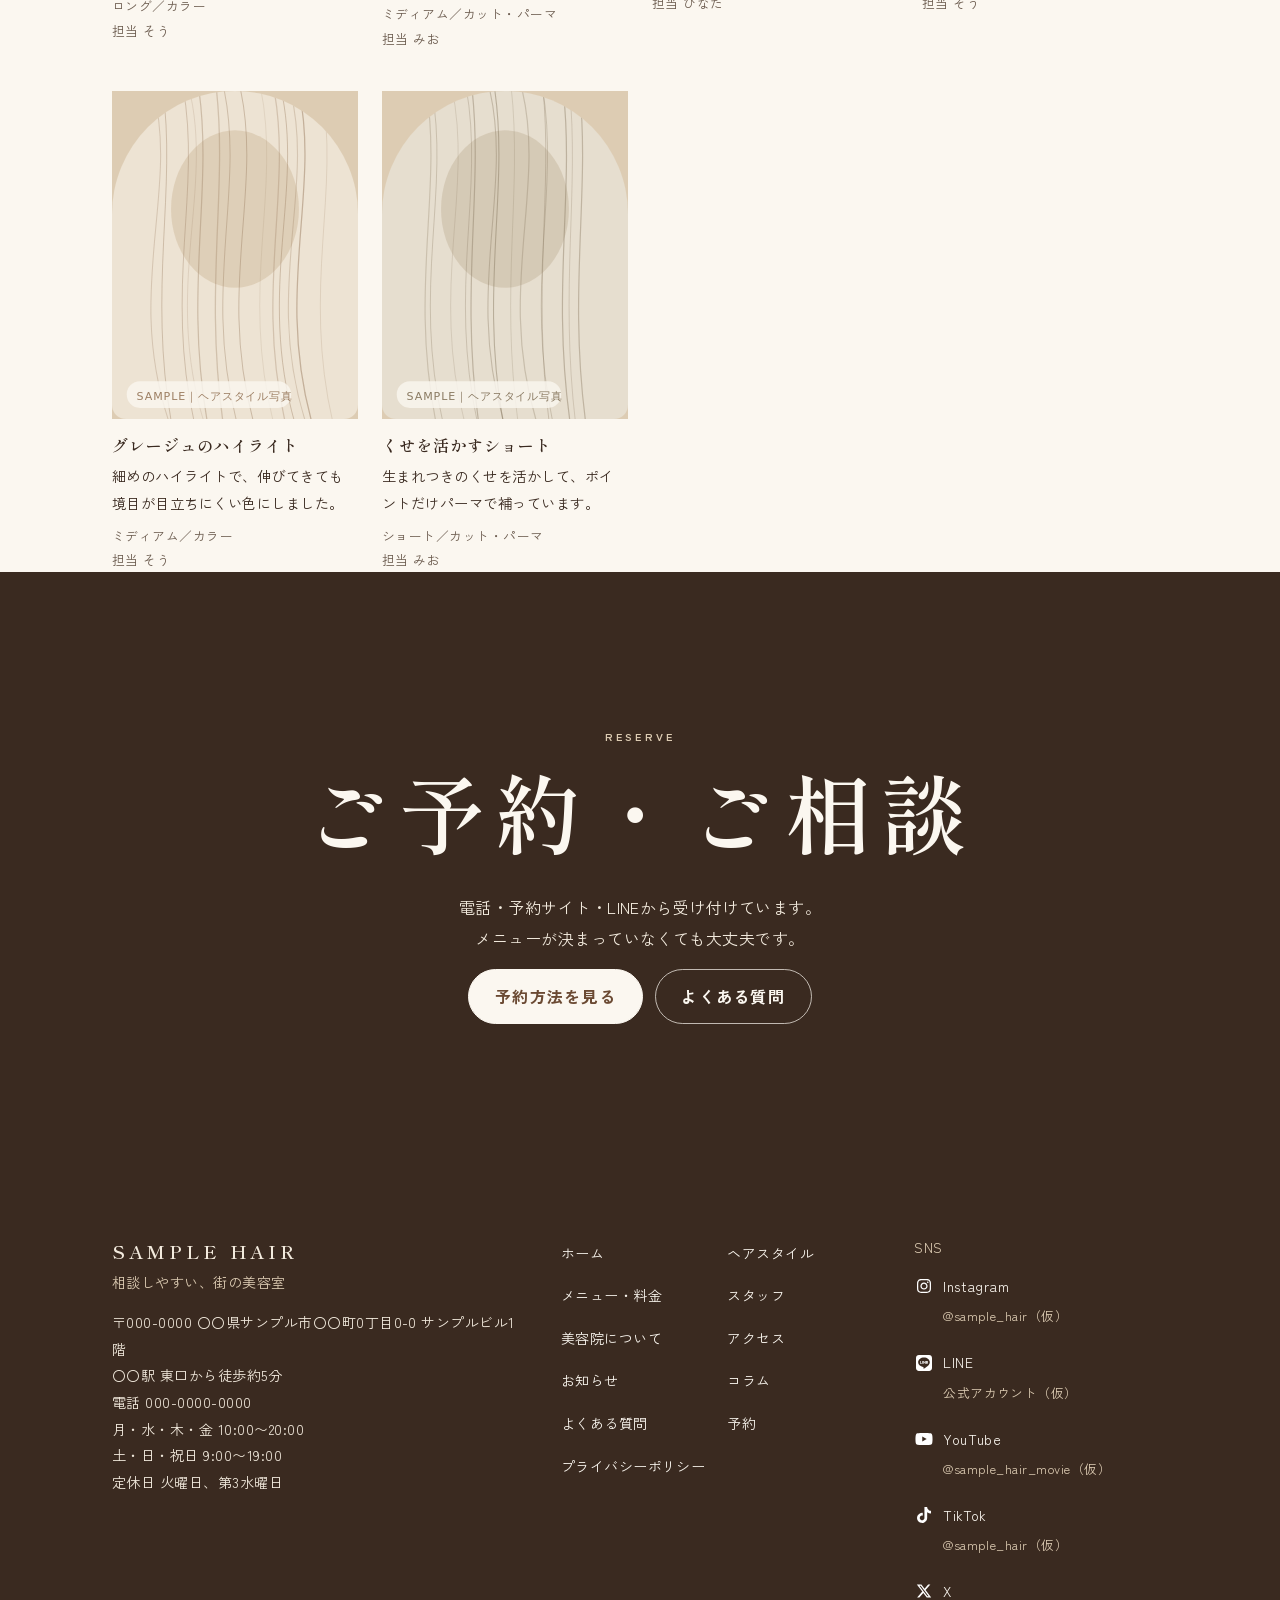
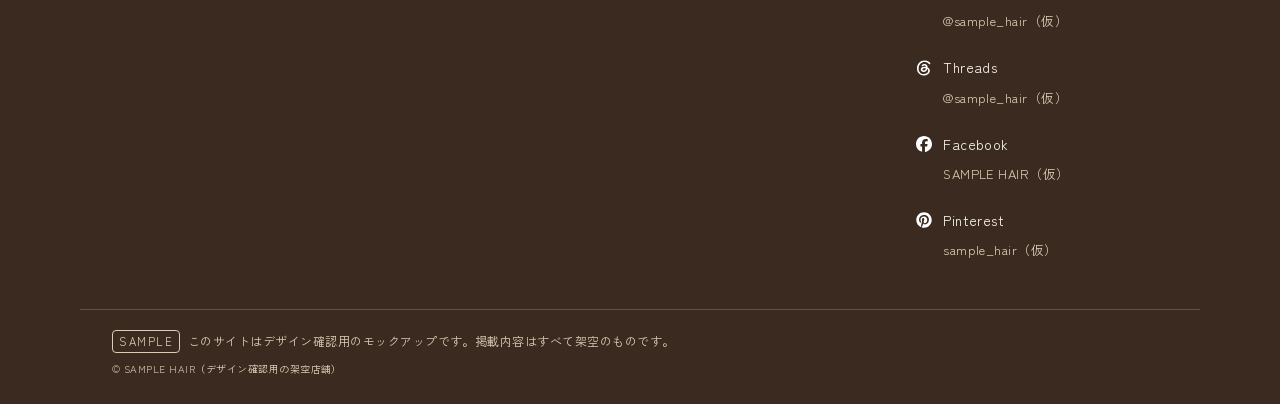
<file: design-mockup/salon-site/styles.html>
<!doctype html>
<html lang="ja">
<head>
  <meta charset="utf-8">
  <meta name="viewport" content="width=device-width, initial-scale=1">
  <meta name="robots" content="noindex, nofollow">
  <link rel="icon" href="assets/img/favicon/favicon.ico" sizes="any">
  <link rel="icon" type="image/png" sizes="32x32" href="assets/img/favicon/favicon-32x32.png">
  <link rel="icon" type="image/png" sizes="16x16" href="assets/img/favicon/favicon-16x16.png">
  <link rel="apple-touch-icon" sizes="180x180" href="assets/img/favicon/apple-touch-icon.png">
  <link rel="manifest" href="assets/img/favicon/site.webmanifest">
  <title>ヘアスタイル｜SAMPLE HAIR（デザインモックアップ）</title>
  <link rel="stylesheet" href="assets/css/style.css">
  <script src="assets/js/sample-data.js" defer></script>
  <script src="assets/js/site.js" defer></script>
</head>
<body data-page="styles">
  <a class="skip-link" href="#main">本文へ移動</a>
  <!--
  <div class="sample-strip" role="note">
    <div class="container"><p><span class="sample-badge">SAMPLE</span>デザイン確認用のモックアップです。掲載内容はすべて仮のものです。</p></div>
  </div>
  -->
  <header class="site-header" data-render="header"></header>
  <main id="main" tabindex="-1">
    <div class="page-head" data-render="page-head" data-edit="ページ見出し・導入文"></div>
    <div data-render="styles-list" data-edit="ヘアスタイル（写真・名前・説明・分類・おすすめ）"></div>
    <section class="reserve-band" data-render="reserve-cta" data-edit="予約導線"></section>
  </main>
  <footer class="site-footer" data-render="footer" data-edit="フッター（テーマ設定の候補）"></footer>
  <div class="mobile-cta" data-render="mobile-cta"></div>
  <noscript><p class="container">このモックアップは、仮データ（assets/js/sample-data.js）を JavaScript で読み込んで表示します。JavaScript を有効にしてご確認ください。</p></noscript>
</body>
</html>
</file>
<file: design-mockup/salon-site/assets/css/style.css>
/* ==========================================================================
   SAMPLE HAIR — LUMIÈRE テーマ デザインモックアップ
   スマートフォン優先。色・書体はテーマのカスタマイズ候補として変数にまとめています。
   ========================================================================== */

@font-face {
  font-family: "Shippori Mincho";
  src: url("../font/Shippori_Mincho/ShipporiMincho-Regular.ttf") format("truetype");
  font-style: normal;
  font-weight: 400;
  font-display: swap;
}
@font-face {
  font-family: "Shippori Mincho";
  src: url("../font/Shippori_Mincho/ShipporiMincho-Medium.ttf") format("truetype");
  font-style: normal;
  font-weight: 500;
  font-display: swap;
}
@font-face {
  font-family: "Shippori Mincho";
  src: url("../font/Shippori_Mincho/ShipporiMincho-SemiBold.ttf") format("truetype");
  font-style: normal;
  font-weight: 600;
  font-display: swap;
}
@font-face {
  font-family: "Shippori Mincho";
  src: url("../font/Shippori_Mincho/ShipporiMincho-Bold.ttf") format("truetype");
  font-style: normal;
  font-weight: 700;
  font-display: swap;
}
@font-face {
  font-family: "Zen Kaku Gothic New";
  src: url("../font/Shippori_Mincho,Zen_Kaku_Gothic_New/Zen_Kaku_Gothic_New/ZenKakuGothicNew-Regular.ttf") format("truetype");
  font-style: normal;
  font-weight: 400;
  font-display: swap;
}
@font-face {
  font-family: "Zen Kaku Gothic New";
  src: url("../font/Shippori_Mincho,Zen_Kaku_Gothic_New/Zen_Kaku_Gothic_New/ZenKakuGothicNew-Medium.ttf") format("truetype");
  font-style: normal;
  font-weight: 500;
  font-display: swap;
}
@font-face {
  font-family: "Zen Kaku Gothic New";
  src: url("../font/Shippori_Mincho,Zen_Kaku_Gothic_New/Zen_Kaku_Gothic_New/ZenKakuGothicNew-Bold.ttf") format("truetype");
  font-style: normal;
  font-weight: 700;
  font-display: swap;
}

:root {
  /* 配色（テーマ設定：配色の候補） */
  --ivory: #FBF7F0;      /* 地の色 */
  --linen: #F2EADD;      /* 区切りの面 */
  --sand: #DDCCB3;       /* 線・枠 */
  --latte: #B8987A;      /* 装飾 */
  --walnut: #6B4A33;     /* 主ボタン・リンク */
  --cocoa: #3A2A20;      /* 本文 */
  --muted: #6A5A4D;      /* 補足文 */
  --moss: #5F6649;       /* おすすめ表示などの差し色 */
  --focus: #2F5D8C;      /* キーボード操作時のフォーカス */

  /* 書体：assets/font 内のローカルフォント */
  --font-head: "Shippori Mincho", "Yu Mincho", "YuMincho", serif;
  --font-body: "Zen Kaku Gothic New", "Yu Gothic UI", "Yu Gothic", Meiryo, sans-serif;

  --container: 1120px;
  --gutter: 20px;
  --radius: 14px;
  --header-h: 64px;
}

*, *::before, *::after { box-sizing: border-box; }
html { -webkit-text-size-adjust: 100%; scroll-padding-top: calc(var(--header-h) + 16px); }
/* ページとギャラリーのスクロールバー。レールは透明にして、濃い面の端に白い筋を出さない */
html,
.gallery-track {
  scrollbar-width: thin;
  scrollbar-color: var(--latte) transparent;
}
html::-webkit-scrollbar,
.gallery-track::-webkit-scrollbar { width: 10px; height: 10px; }
html::-webkit-scrollbar-track,
.gallery-track::-webkit-scrollbar-track { background: transparent; }
html::-webkit-scrollbar-thumb,
.gallery-track::-webkit-scrollbar-thumb {
  background-color: var(--latte);
  border: 2px solid transparent;
  border-radius: 999px;
  background-clip: content-box;
}
html::-webkit-scrollbar-thumb:hover,
.gallery-track::-webkit-scrollbar-thumb:hover { background-color: var(--walnut); }
html::-webkit-scrollbar-button,
.gallery-track::-webkit-scrollbar-button { display: none; width: 0; height: 0; }
body {
  margin: 0;
  background: var(--ivory);
  color: var(--cocoa);
  font-family: var(--font-body);
  font-size: 1rem;
  line-height: 1.9;
  letter-spacing: .03em;
  font-feature-settings: "palt" 0;
  padding-bottom: 76px; /* スマートフォンの固定ボタン分 */
}
body.nav-open { overflow: hidden; }
img { max-width: 100%; height: auto; display: block; }
a { color: var(--walnut); text-underline-offset: .25em; text-decoration-thickness: 1px; }
a:hover { color: var(--cocoa); }
h1, h2, h3 { font-family: var(--font-head); font-weight: 600; line-height: 1.5; letter-spacing: .06em; margin: 0 0 .6em; }
p { margin: 0 0 1em; }
ul, ol { padding-left: 1.3em; }

:focus-visible { outline: 3px solid var(--focus); outline-offset: 3px; border-radius: 4px; }
main:focus { outline: none; }

.visually-hidden { position: absolute !important; width: 1px; height: 1px; overflow: hidden; clip: rect(0 0 0 0); white-space: nowrap; }
.skip-link { position: absolute; left: 12px; top: -60px; z-index: 100; background: var(--cocoa); color: var(--ivory); padding: 10px 16px; border-radius: 8px; }
.skip-link:focus { top: 12px; color: var(--ivory); }

.container { width: 100%; max-width: var(--container); margin-inline: auto; padding-inline: var(--gutter); }
.narrow { max-width: 760px; }
.narrow-left { max-width: 40em; }
.center { text-align: center; }

/* ---------- SAMPLE 表示 ---------- */
.sample-strip { background: var(--cocoa); color: var(--linen); font-size: .75rem; line-height: 1.6; }
.sample-strip .container { display: flex; flex-wrap: wrap; align-items: center; gap: 6px 12px; padding-block: 6px; }
.sample-strip p { margin: 0; flex: 1 1 240px; }
.sample-badge { display: inline-block; border: 1px solid currentColor; border-radius: 4px; padding: 0 6px; margin-right: 4px; font-size: .7rem; letter-spacing: .14em; }
.panel-toggle { font: inherit; color: var(--ivory); background: transparent; border: 1px solid rgba(251,247,240,.5); border-radius: 999px; padding: 2px 12px; cursor: pointer; min-height: 32px; }
.mock-panel { flex-basis: 100%; padding: 8px 0 4px; }
.mock-panel .check { color: var(--ivory); }
.mock-panel .small-note { color: var(--sand); margin: 6px 0 0; }

/* ---------- ボタン ---------- */
.btn {
  display: inline-flex; align-items: center; justify-content: center;
  min-height: 48px; padding: .7em 1.6em; border-radius: 999px;
  font: inherit; font-weight: 600; letter-spacing: .08em; text-decoration: none; cursor: pointer;
  border: 1.5px solid var(--walnut); transition: background-color .2s, color .2s; white-space: nowrap;
}
.btn-primary { background: var(--walnut); color: var(--ivory); }
.btn-primary:hover { background: var(--cocoa); border-color: var(--cocoa); color: var(--ivory); }
.btn-secondary { background: transparent; color: var(--walnut); }
.btn-secondary:hover { background: var(--linen); color: var(--cocoa); }
.btn-small { min-height: 40px; padding: .4em 1.2em; font-size: .875rem; }
.btn-row { display: flex; flex-wrap: wrap; gap: 12px; }
.text-link { font-weight: 600; }

/* ---------- ヘッダー ---------- */
.site-header { position: sticky; top: 0; z-index: 50; background: rgba(251, 247, 240, .94); border-bottom: 1px solid var(--sand); }
@supports (backdrop-filter: blur(8px)) { .site-header { background: rgba(251, 247, 240, .82); backdrop-filter: blur(8px); } }
.header-inner { display: flex; align-items: center; gap: 12px; min-height: var(--header-h); }
.logo { display: flex; flex-direction: column; text-decoration: none; color: var(--cocoa); line-height: 1.2; margin-right: auto; }
.logo-mark { font-family: var(--font-head); font-size: 1.15rem; letter-spacing: .2em; font-weight: 600; margin: 0; }
.logo-sub { font-size: .7rem; color: var(--muted); letter-spacing: .1em; }
.global-nav { display: none; }
.header-reserve { display: none; }
.menu-toggle { display: inline-flex; flex-direction: column; align-items: center; gap: 2px; background: none; border: 0; color: var(--cocoa); font: inherit; font-size: .7rem; cursor: pointer; min-width: 48px; min-height: 48px; justify-content: center; }
.menu-toggle-bars, .menu-toggle-bars::before, .menu-toggle-bars::after { display: block; width: 22px; height: 1.5px; background: currentColor; position: relative; transition: transform .2s; }
.menu-toggle-bars::before, .menu-toggle-bars::after { content: ""; position: absolute; left: 0; }
.menu-toggle-bars::before { top: -6px; } .menu-toggle-bars::after { top: 6px; }
.menu-toggle[aria-expanded="true"] .menu-toggle-bars { background: transparent; }
.menu-toggle[aria-expanded="true"] .menu-toggle-bars::before { transform: translateY(6px) rotate(45deg); }
.menu-toggle[aria-expanded="true"] .menu-toggle-bars::after { transform: translateY(-6px) rotate(-45deg); }

.drawer { position: absolute; top: 100%; left: 0; right: 0; height: calc(100vh - var(--header-h)); height: calc(100dvh - var(--header-h)); background: var(--ivory); overflow-y: auto; padding: 16px var(--gutter) 72px; border-top: 1px solid var(--sand); }
.drawer ul { list-style: none; padding: 0; margin: 0; }
.drawer a { display: block; padding: 14px 4px; border-bottom: 1px solid var(--linen); text-decoration: none; color: var(--cocoa); font-family: var(--font-head); font-size: 1.05rem; }
.drawer a[aria-current="page"] { color: var(--walnut); font-weight: 700; }
.drawer-tel { margin-top: 20px; color: var(--muted); font-size: .9rem; }

/* スマートフォンの固定ボタン */
.mobile-cta { position: fixed; left: 0; right: 0; bottom: 0; z-index: 40; display: grid; grid-template-columns: 1fr 1fr; gap: 8px; padding: 10px 12px calc(10px + env(safe-area-inset-bottom, 0px)); background: rgba(251, 247, 240, .96); border-top: 1px solid var(--sand); }
.mobile-cta .btn { padding-inline: .5em; font-size: .9rem; }
body.nav-open .mobile-cta { display: none; }
.mobile-cta { transition: transform .25s ease, visibility 0s; }
.mobile-cta.is-tucked { transform: translateY(110%); visibility: hidden; transition: transform .25s ease, visibility 0s .25s; }

/* ---------- セクション ---------- */
.section { position: relative; padding-block: clamp(56px, 9vw, 112px); }
.section-linen { position: relative; isolation: isolate; overflow: hidden; background: var(--linen); }
.section-cocoa { position: relative; isolation: isolate; overflow: hidden; background: var(--cocoa); color: var(--ivory); }
.section-quiet { padding-block: clamp(80px, 12vw, 150px); }
.section-intro { position: relative; isolation: isolate; overflow: hidden; background: var(--linen); }
.eyebrow {
  margin: 0 0 12px; font-family: var(--font-body); font-size: .68rem; font-weight: 700;
  letter-spacing: .28em; text-transform: uppercase; color: var(--latte);
}
.title-display { font-size: clamp(1.85rem, 1.15rem + 2.6vw, 3.35rem); line-height: 1.35; letter-spacing: .1em; }
.flow {
  position: absolute; z-index: -1; top: -14%; right: -6%; width: min(78vw, 720px); height: 128%;
  pointer-events: none;
  background: url("data:image/svg+xml,%3Csvg xmlns='http://www.w3.org/2000/svg' viewBox='0 0 240 720' fill='none'%3E%3Cpath d='M210 8C90 110 230 190 100 300C-10 400 210 450 80 580C-20 670 170 690 50 712' stroke='%23B8987A' stroke-width='1.5'/%3E%3Cpath d='M228 40C120 150 240 230 130 340C30 440 220 490 110 610C20 690 180 700 80 716' stroke='%23B8987A' stroke-opacity='.45' stroke-width='.8'/%3E%3C/svg%3E") center / contain no-repeat;
  transform: translate3d(0, var(--parallax-y, 0px), 0);
}
.flow::after {
  content: ""; position: absolute; inset: 10% 0 auto auto; width: 78%; height: 100%; pointer-events: none;
  background: url("data:image/svg+xml,%3Csvg xmlns='http://www.w3.org/2000/svg' viewBox='0 0 240 720' fill='none'%3E%3Cpath d='M40 0C150 120 20 220 130 340C230 450 30 520 150 720' stroke='%23B8987A' stroke-opacity='.35' stroke-width='1'/%3E%3C/svg%3E") center / contain no-repeat;
  transform: translate3d(0, calc(var(--parallax-y, 0px) * -1.15), 0);
}
.flow-light {
  background-image: url("data:image/svg+xml,%3Csvg xmlns='http://www.w3.org/2000/svg' viewBox='0 0 240 720' fill='none'%3E%3Cpath d='M210 8C90 110 230 190 100 300C-10 400 210 450 80 580C-20 670 170 690 50 712' stroke='%23DDCCB3' stroke-opacity='.55' stroke-width='1.5'/%3E%3Cpath d='M228 40C120 150 240 230 130 340C30 440 220 490 110 610C20 690 180 700 80 716' stroke='%23DDCCB3' stroke-opacity='.28' stroke-width='.8'/%3E%3C/svg%3E");
}
.has-flow { isolation: isolate; overflow: hidden; }
.has-flow > .container,
.has-flow > .gallery { position: relative; z-index: 1; }
.section-cocoa .section-title::before,
.section-cocoa .eyebrow { color: var(--sand); }
.section-cocoa .section-title::before { background: var(--sand); }
.section-cocoa .section-head p,
.section-cocoa .staff-mini-name span,
.section-cocoa .staff-mini-skill { color: var(--sand); }
.section-cocoa .staff-mini-name,
.section-cocoa a { color: var(--ivory); }
.section-title { font-size: clamp(1.35rem, 1.1rem + 1.2vw, 1.9rem); }
.section-title::before { content: ""; display: block; width: 28px; height: 1px; background: var(--latte); margin-bottom: 14px; }
.section-head { margin-bottom: 28px; }
.section-head p { color: var(--muted); margin: 0; }
.sub-title { font-size: 1.1rem; margin-top: 1.6em; }
.small-note { font-size: .8125rem; color: var(--muted); line-height: 1.8; }
.notice { background: var(--linen); border-radius: var(--radius); padding: 18px 20px; margin-block: 24px; font-size: .9375rem; }
.notice ul { margin: 0; }
.notice p:last-child { margin-bottom: 0; }

/* 写真の形：ヘアスタイル＝アーチ、店内＝やわらかい角、人物＝丸み */
.arch { border-radius: 50% 50% 14px 14px / 37.5% 37.5% 14px 14px; background: var(--sand); }
.soft { border-radius: 8px; background: var(--sand); }
.round { border-radius: 22px; background: var(--sand); }

.split { display: grid; gap: 32px; align-items: center; }
.split-text p { max-width: 34em; }

/* ---------- ページ見出し（下層） ---------- */
.page-head { padding-block: 20px clamp(28px, 6vw, 56px); border-bottom: 1px solid var(--sand); margin-bottom: clamp(32px, 6vw, 56px); }
.page-title { font-size: clamp(1.6rem, 1.2rem + 2vw, 2.5rem); margin-bottom: .4em; }
.page-lead { color: var(--muted); max-width: 36em; margin: 0; }
.breadcrumb ol { list-style: none; padding: 0; margin: 0 0 18px; display: flex; flex-wrap: wrap; font-size: .8rem; color: var(--muted); }
.breadcrumb li + li::before { content: "／"; margin-inline: .4em; color: var(--latte); }
.breadcrumb a { color: var(--muted); }

/* ---------- ホーム：メイン ---------- */
.hero { position: relative; isolation: isolate; overflow: hidden; padding-block: 18px 48px; }
.hero-shape {
  position: absolute; z-index: -1; width: min(92vw, 760px); aspect-ratio: 1; border-radius: 50%;
  right: -28%; top: 6%; pointer-events: none;
  background: radial-gradient(circle, var(--linen) 0%, rgba(242, 234, 221, 0) 68%);
}
.hero-flow {
  position: absolute; z-index: 0; top: -6%; right: -4%; width: min(62vw, 460px); height: 118%;
  color: var(--latte); pointer-events: none;
}
.hero-frame { position: relative; z-index: 1; width: min(1320px, calc(100% - var(--gutter) * 2)); margin-inline: auto; }
.hero-kicker {
  margin: 0 0 14px; font-size: .68rem; font-weight: 500; letter-spacing: .32em; text-transform: uppercase; color: var(--muted);
}
.hero-layout { display: grid; grid-template-columns: 1fr; grid-template-areas: "photo" "actions"; position: relative; }
.hero-copy {
  position: absolute; z-index: 2; top: 7%; right: 0; writing-mode: vertical-rl; text-orientation: mixed;
  margin: 0; font-size: clamp(1.85rem, 7.6vw, 2.45rem); font-weight: 600; line-height: 1.35; letter-spacing: .16em;
  padding: .4em 0 .4em .9em;
  background: linear-gradient(to left, var(--ivory) 46%, rgba(251, 247, 240, .88) 72%, rgba(251, 247, 240, 0));
}
.hero-copy span { display: block; }
.hero-copy span:nth-child(2) { padding-top: 1.6em; }
.hero-photo { grid-area: photo; position: relative; isolation: isolate; overflow: hidden; width: min(100%, 760px); height: min(54vh, 520px); background: var(--sand); }
.hero-photo img.hero-slide { position: absolute; inset: 0; width: 100%; height: 100%; object-fit: cover; opacity: 0; transition: opacity 1.1s ease-in-out; }
.hero-photo img.hero-slide.is-active { opacity: 1; }
.hero-carousel-controls { position: absolute; z-index: 3; left: 12px; bottom: 12px; display: flex; align-items: center; gap: 8px; }
.hero-carousel-toggle, .hero-carousel-dots button { display: grid; place-items: center; min-width: 40px; min-height: 40px; border: 1px solid rgba(107, 74, 51, .24); background: rgba(251, 247, 240, .94); color: var(--cocoa); cursor: pointer; box-shadow: 0 2px 12px rgba(58, 42, 32, .12); }
.hero-carousel-toggle { border-radius: 50%; font: 600 .9rem/1 var(--font-body); }
.hero-carousel-toggle:disabled { cursor: default; opacity: .72; }
.hero-carousel-dots { display: flex; align-items: center; gap: 2px; padding: 0 4px; border-radius: 999px; background: rgba(251, 247, 240, .94); box-shadow: 0 2px 12px rgba(58, 42, 32, .12); }
.hero-carousel-dots button { min-width: 32px; min-height: 40px; border: 0; background: transparent; box-shadow: none; }
.hero-carousel-dots button::before { content: ""; width: 7px; height: 7px; border-radius: 999px; background: var(--sand); transition: width .2s ease, background-color .2s ease; }
.hero-carousel-dots button[aria-pressed="true"]::before { width: 18px; background: var(--walnut); }
.hero-carousel-toggle:focus-visible, .hero-carousel-dots button:focus-visible { outline: 2px solid var(--focus); outline-offset: 2px; }
.hero-sub { display: none; }
.hero-actions { grid-area: actions; margin-top: 28px; max-width: 36em; }
.hero-lead { max-width: 30em; }
.hero-actions .btn-row .btn { flex: 1 1 auto; }
.section-intro .split-media { background: var(--cocoa); padding: clamp(14px, 2.4vw, 26px) clamp(14px, 2.4vw, 26px) 0; }
.section-intro .split-media img { width: 100%; aspect-ratio: 4 / 5; object-fit: cover; }

/* ---------- ギャラリー（横送り） ---------- */
.gallery-track {
  --gallery-inset: max(var(--gutter), calc((100% - var(--container)) / 2 + var(--gutter)));
  overflow-x: auto;
  scroll-snap-type: x mandatory;
  scroll-padding-inline-start: var(--gallery-inset);
  padding-bottom: 8px;
}
.gallery-track:focus-visible { outline-offset: -3px; }
.gallery-list { list-style: none; display: flex; gap: 18px; margin: 0; padding: 4px var(--gallery-inset) 28px; }
.gallery-list > li { flex: 0 0 min(76vw, 300px); scroll-snap-align: start; }
.gallery-list > li.is-lead { flex-basis: min(84vw, 460px); }
.gallery-controls { display: flex; justify-content: flex-end; gap: 10px; margin-block: 16px 28px; }
.gallery-btn { width: 48px; height: 48px; border-radius: 50%; border: 1.5px solid var(--walnut); background: var(--ivory); color: var(--walnut); font-size: 1.5rem; line-height: 1; cursor: pointer; }
.gallery-btn:disabled { opacity: .35; cursor: default; }

.style-card { position: relative; }
.style-photo { position: relative; margin-bottom: 14px; overflow: hidden; background: var(--sand); }
.gallery .style-photo { aspect-ratio: 3 / 4; margin-bottom: 16px; border-radius: 48% 48% 16px 16px / 30% 30% 16px 16px; }
.gallery .style-photo img { width: 100%; height: 100%; object-fit: cover; border-radius: 0; }
.gallery-list { counter-reset: look; }
.gallery-list > li { counter-increment: look; }
.gallery .style-photo::after { content: "LOOK / " counter(look, decimal-leading-zero); position: absolute; right: 10px; top: 12px; padding: 5px 8px; background: rgba(251, 247, 240, .92); color: var(--walnut); font-size: .62rem; font-weight: 700; letter-spacing: .16em; }
.badge-reco { display: inline-block; margin: 0 0 6px; line-height: 1.7; background: var(--moss); color: var(--ivory); font-size: .75rem; padding: 2px 10px; border-radius: 999px; letter-spacing: .08em; }
.gallery .style-name { font-size: clamp(1.2rem, 1.6vw, 1.5rem); letter-spacing: .08em; }
.style-name { font-size: 1.05rem; margin-bottom: .3em; }
.style-text { font-size: .9rem; margin-bottom: .5em; }
.style-meta { font-size: .8rem; color: var(--muted); margin: 0; }
.style-staff { display: block; }

/* ---------- ヘアスタイル一覧 ---------- */
.filters { display: grid; gap: 14px; margin-bottom: 20px; }
.filter-row { display: grid; gap: 6px; }
.filter-label { font-size: .8rem; color: var(--muted); margin: 0; }
.chips { display: flex; flex-wrap: wrap; gap: 8px; }
.chip { font: inherit; font-size: .875rem; min-height: 40px; padding: 4px 16px; border-radius: 999px; border: 1px solid var(--sand); background: var(--ivory); color: var(--cocoa); cursor: pointer; }
.chip[aria-pressed="true"] { background: var(--walnut); border-color: var(--walnut); color: var(--ivory); }
.check { display: inline-flex; align-items: center; gap: 8px; font-size: .9rem; cursor: pointer; }
.check input { width: 20px; height: 20px; accent-color: var(--walnut); }
.result-count { font-size: .85rem; color: var(--muted); }
.style-grid { list-style: none; padding: 0; margin: 0; display: grid; grid-template-columns: repeat(2, minmax(0, 1fr)); gap: 32px 16px; }
.style-grid .style-name { font-size: 1rem; }
.empty { padding: 32px 0; color: var(--muted); }

/* ---------- 料金 ---------- */
.price-list { list-style: none; padding: 0; margin: 0 0 20px; border-top: 1px solid var(--sand); }
.price-row { display: grid; grid-template-columns: 1fr auto; gap: 4px 16px; padding: 16px 0; border-bottom: 1px solid var(--sand); }
.price-name { font-weight: 700; margin: 0; }
.price-text { font-size: .85rem; color: var(--muted); margin: 0; }
.price-cat { display: block; font-size: .75rem; color: var(--walnut); }
.price-value { margin: 0; text-align: right; line-height: 1.5; }
.price { display: block; font-family: var(--font-head); font-size: 1.1rem; font-variant-numeric: tabular-nums; font-weight: 600; }
.time { display: block; font-size: .8rem; color: var(--muted); }
.badge-pop { display: inline-block; font-size: .7rem; font-weight: 600; color: var(--moss); border: 1px solid var(--moss); border-radius: 999px; padding: 0 8px; margin-left: 6px; vertical-align: 2px; }
.menu-cat { margin-top: 48px; }
.jump ul { list-style: none; padding: 0; margin: 0 0 8px; display: flex; flex-wrap: wrap; gap: 8px; }
.jump a { display: inline-flex; align-items: center; min-height: 40px; padding: 4px 16px; border: 1px solid var(--sand); border-radius: 999px; text-decoration: none; font-size: .875rem; color: var(--cocoa); background: var(--ivory); }
.jump a:hover { background: var(--linen); }

/* ---------- スタッフ ---------- */
.staff-mini { list-style: none; padding: 0; margin: 0 0 24px; display: grid; grid-template-columns: repeat(2, minmax(0, 1fr)); gap: 28px 16px; }
.staff-mini img { margin-bottom: 10px; }
.staff-mini-name { font-family: var(--font-head); font-size: 1.1rem; margin: 0; }
.staff-mini-name span { display: block; font-family: var(--font-body); font-size: .75rem; color: var(--muted); }
.staff-mini-skill { font-size: .8rem; color: var(--walnut); margin: 0; }
.staff-grid { list-style: none; padding: 0; margin: 0 0 40px; display: grid; gap: 40px; }
.staff-card { display: grid; grid-template-columns: 38% 1fr; gap: 18px; align-items: start; }
.staff-role { font-size: .8rem; color: var(--muted); margin: 0; }
.staff-name { font-size: 1.4rem; margin-bottom: .3em; }
.staff-body p { font-size: .9375rem; }
.staff-skill-label { font-size: .8rem !important; color: var(--muted); margin-bottom: 6px; }
.staff-sns { font-size: .85rem !important; margin-top: 10px; }
.tags { list-style: none; padding: 0; margin: 0; display: flex; flex-wrap: wrap; gap: 6px; }
.tags li { font-size: .8rem; background: var(--linen); border-radius: 999px; padding: 2px 12px; }
.section-linen .tags li { background: var(--ivory); }
.tags.inline { display: inline-flex; vertical-align: middle; margin-left: 10px; }

/* ---------- お知らせ・コラム ---------- */
.news-list { list-style: none; padding: 0; margin: 0 0 20px; border-top: 1px solid var(--sand); }
.news-row { display: block; padding: 16px 0; border-bottom: 1px solid var(--sand); text-decoration: none; color: var(--cocoa); }
.news-row:hover .news-title { text-decoration: underline; }
.news-meta, .column-meta, .article-meta { display: flex; flex-wrap: wrap; gap: 4px 12px; font-size: .8rem; color: var(--muted); margin: 0 0 4px; }
.cat { color: var(--moss); font-weight: 600; }
.news-title { display: block; font-weight: 600; }
.news-list.large .news-row { display: grid; grid-template-columns: 88px 1fr; gap: 16px; align-items: center; }
.news-thumb img, .news-thumb.empty { width: 88px; aspect-ratio: 8 / 5; object-fit: cover; }
.news-thumb.empty { display: block; background: var(--linen); border-radius: 8px; }
.column-grid { display: grid; gap: 36px 24px; margin-bottom: 28px; }
.column-card a { text-decoration: none; color: var(--cocoa); display: block; }
.column-card img { margin-bottom: 12px; aspect-ratio: 8 / 5; object-fit: cover; }
.column-title { font-size: 1.1rem; margin: 0 0 .4em; }
.column-card a:hover .column-title { text-decoration: underline; }
.column-excerpt { font-size: .9rem; color: var(--muted); }
.cat-list { display: flex; align-items: center; flex-wrap: wrap; margin-bottom: 28px; }
.updates { display: grid; gap: 56px; }

.article-head { margin-bottom: 24px; }
.article-figure { margin: 0 0 28px; }
.article-body { max-width: 38em; }
.article-body h2 { font-size: 1.3rem; margin-top: 2em; }
.article-body p { line-height: 2; }
.prev-next { display: grid; gap: 10px; margin-block: 40px 56px; padding-top: 24px; border-top: 1px solid var(--sand); font-size: .9rem; }
.prev-next a { text-decoration: none; padding: 10px 0; }
.prev-next .sub { display: block; font-size: .75rem; color: var(--muted); }
.pn-list { font-weight: 600; }
.pager { margin-block: 32px 56px; }
.pager ul { list-style: none; padding: 0; margin: 0 0 6px; display: flex; gap: 8px; }
.pager a, .pager span { display: inline-flex; min-width: 44px; min-height: 44px; align-items: center; justify-content: center; padding: 0 12px; border: 1px solid var(--sand); border-radius: 999px; text-decoration: none; }
.pager span[aria-current] { background: var(--walnut); border-color: var(--walnut); color: var(--ivory); }

/* ---------- 美容院について ---------- */
.features { list-style: none; padding: 0; margin: 0 0 16px; display: grid; gap: 28px; }
.features li { border-top: 1px solid var(--latte); padding-top: 18px; }
.features h3 { font-size: 1.15rem; }
.features p { margin: 0; }
.photo-grid { list-style: none; padding: 0; margin: 32px 0 0; display: grid; grid-template-columns: repeat(2, minmax(0, 1fr)); gap: 12px; }

/* ---------- アクセス ---------- */
.access { display: grid; gap: 48px; margin-bottom: 56px; }
.info-list { margin: 0; border-top: 1px solid var(--sand); }
.info-list > div { display: grid; grid-template-columns: 6.5em 1fr; gap: 12px; padding: 14px 0; border-bottom: 1px solid var(--sand); }
.info-list dt { font-weight: 700; font-size: .9rem; }
.info-list dd { margin: 0; font-size: .9375rem; }
.sub { font-size: .8rem; color: var(--muted); }
.map-box img { aspect-ratio: 16 / 10; object-fit: cover; width: 100%; }
.route { padding-left: 1.4em; }
.route li { margin-bottom: .6em; }
.hours { border-collapse: collapse; margin-bottom: 1em; font-size: .9375rem; }
.hours th, .hours td { text-align: left; padding: 6px 16px 6px 0; border-bottom: 1px solid var(--sand); font-weight: 400; }
.hours th { color: var(--muted); }
address { font-style: normal; }

/* ---------- 予約 ---------- */
.reserve-options { list-style: none; padding: 0; margin: 28px 0; display: grid; gap: 16px; }
.reserve-option { background: var(--linen); border-radius: var(--radius); padding: 24px 22px; }
.reserve-option:first-child { background: var(--walnut); color: var(--ivory); }
.reserve-option:first-child .reserve-detail { color: var(--linen); }
.reserve-option:first-child .btn-primary { background: var(--ivory); color: var(--walnut); border-color: var(--ivory); }
.reserve-title { font-size: 1.25rem; }
.reserve-detail { font-size: .85rem; color: var(--muted); }
.reserve-option .btn { width: 100%; }
.reserve-band { position: relative; isolation: isolate; overflow: hidden; background: var(--cocoa); color: var(--ivory); padding-block: clamp(88px, 12vw, 160px); text-align: center; }
.reserve-band-inner { position: relative; z-index: 1; display: grid; justify-items: center; }
.reserve-band .eyebrow { color: var(--sand); }
.reserve-band-title { font-size: clamp(2.6rem, 7vw, 5.4rem); letter-spacing: .12em; line-height: 1.2; margin-bottom: .35em; }
.reserve-band p { color: var(--linen); }
.reserve-band p { max-width: 36em; text-wrap: balance; }
.reserve-band .btn-row { justify-content: center; }

/* ---------- FAQ ---------- */
.faq-cat { margin-top: 44px; }
.faq-item { border-bottom: 1px solid var(--sand); }
.faq-item:first-of-type { border-top: 1px solid var(--sand); }
.faq-item summary { list-style: none; cursor: pointer; padding: 16px 40px 16px 0; position: relative; font-weight: 600; }
.faq-item summary::-webkit-details-marker { display: none; }
.faq-item summary::after { content: "+"; position: absolute; right: 8px; top: 50%; transform: translateY(-50%); font-size: 1.4rem; font-weight: 400; color: var(--walnut); }
.faq-item[open] summary::after { content: "−"; }
.faq-item .a { padding: 0 0 16px; color: var(--cocoa); }
.faq-item .a p { margin: 0; }

/* ---------- フッター ---------- */
.site-footer { background: var(--cocoa); color: var(--linen); padding-top: 56px; font-size: .875rem; }
.site-footer a { color: var(--ivory); }
.footer-inner { display: grid; gap: 36px; }
.footer-tagline { color: var(--sand); }
.footer-nav ul { list-style: none; padding: 0; margin: 0; display: grid; grid-template-columns: 1fr 1fr; gap: 4px 16px; }
.footer-nav a, .footer-sns a { display: inline-block; padding: 6px 0; text-decoration: none; }
.footer-nav a:hover, .footer-sns a:hover { text-decoration: underline; }
.footer-label { color: var(--sand); margin-bottom: 4px; }
.footer-sns ul { list-style: none; padding: 0; margin: 0; display: grid; gap: 6px; }
.footer-sns a { display: grid; justify-items: start; gap: 2px; }
.footer-sns-profile { display: inline-flex; align-items: center; gap: 9px; min-height: 32px; }
.footer-sns-icon { width: 20px; height: 20px; flex: 0 0 20px; object-fit: contain; filter: brightness(0) invert(1); }
.footer-sns .sub { display: block; color: var(--sand); margin-left: 29px; }
.footer-bottom { border-top: 1px solid rgba(221, 204, 179, .25); margin-top: 40px; padding-block: 20px; font-size: .75rem; color: var(--sand); }
.footer-bottom p { margin: 0 0 4px; }

/* ---------- トースト ---------- */
.toast { position: fixed; left: 50%; bottom: 92px; transform: translate(-50%, 12px); z-index: 60; width: max-content; max-width: min(92vw, 520px); background: var(--cocoa); color: var(--ivory); padding: 12px 18px; border-radius: 12px; font-size: .875rem; opacity: 0; pointer-events: none; transition: opacity .2s, transform .2s; }
.toast.is-shown { opacity: 1; transform: translate(-50%, 0); }

/* ---------- スクロール時の表示（動きを許可している時だけ） ---------- */
.motion .reveal { transition: opacity .8s ease, transform .8s ease; }
.motion .reveal:not(.is-visible) { opacity: 0; transform: translateY(18px); }
.motion .flow, .motion .flow::after, .motion [data-depth] { will-change: transform; }

/* ---------- 編集範囲の表示（確認パネル） ---------- */
.show-edit [data-edit] { position: relative; outline: 2px dashed var(--moss); outline-offset: -2px; }
.show-edit [data-edit]::before {
  content: "編集：" attr(data-edit); position: absolute; z-index: 5; top: 4px; left: 4px;
  background: var(--moss); color: var(--ivory); font: 600 .7rem/1.4 var(--font-body); padding: 3px 8px; border-radius: 4px; pointer-events: none;
}

/* ==========================================================================
   タブレット
   ========================================================================== */
@media (min-width: 700px) {
  :root { --gutter: 32px; }
  .style-grid { grid-template-columns: repeat(3, minmax(0, 1fr)); gap: 40px 24px; }
  .column-grid { grid-template-columns: repeat(2, minmax(0, 1fr)); }
  .staff-mini { grid-template-columns: repeat(4, minmax(0, 1fr)); }
  .staff-grid { grid-template-columns: repeat(2, minmax(0, 1fr)); gap: 48px 32px; }
  .staff-card { grid-template-columns: 1fr; }
  .features { grid-template-columns: repeat(3, minmax(0, 1fr)); }
  .reserve-options { grid-template-columns: repeat(3, minmax(0, 1fr)); }
  .reserve-option { display: flex; flex-direction: column; }
  .reserve-option .btn { margin-top: auto; }
  .footer-inner { grid-template-columns: 1.3fr 1fr .8fr; }
  .prev-next { grid-template-columns: 1fr auto 1fr; align-items: center; }
  .pn-next { text-align: right; }
  .filters { grid-template-columns: auto auto; align-items: end; justify-content: start; gap: 16px 40px; }
  .filters .check { grid-column: 1 / -1; }
  .hero-actions .btn-row .btn { flex: 0 0 auto; }
  .gallery-list > li { flex-basis: min(42vw, 340px); }
  .gallery-list > li.is-lead { flex-basis: min(52vw, 460px); }
}

/* ==========================================================================
   PC
   ========================================================================== */
@media (min-width: 900px) {
  body { padding-bottom: 0; }
  .mobile-cta { display: none; }
  .split { grid-template-columns: 1fr 1fr; gap: 64px; }
  .access { grid-template-columns: 1fr 1fr; gap: 56px; }
  .updates { grid-template-columns: 1fr 1.3fr; gap: 64px; }
  .column-grid { grid-template-columns: repeat(3, minmax(0, 1fr)); }
  .column-grid.two { grid-template-columns: repeat(2, minmax(0, 1fr)); }
  .toast { bottom: 28px; }

  .hero {
    height: calc(100dvh - var(--header-h));
    max-height: calc(100dvh - var(--header-h));
    min-height: 0;
    display: flex;
    flex-direction: column;
    padding-block: 20px 28px;
  }
  .hero-frame {
    flex: 1 1 auto;
    display: flex;
    flex-direction: column;
    min-height: 0;
    width: min(1360px, calc(100% - 64px));
  }
  .hero-kicker { margin-bottom: 12px; }
  .hero-layout {
    position: relative;
    flex: 1 1 auto;
    min-height: 0;
    grid-template-columns: auto minmax(0, 1fr);
    grid-template-rows: minmax(0, 1fr);
    grid-template-areas: "copy photo";
    column-gap: 0;
    align-items: stretch;
  }
  .hero-copy {
    position: relative; top: auto; right: auto; align-self: center; justify-self: end;
    font-size: clamp(2.8rem, 4.4vw, 4.6rem); margin: 0 -4.2rem 0 0; z-index: 2;
    padding: .35em 1.3em .35em 0;
    background: linear-gradient(to right, var(--ivory) 48%, rgba(251, 247, 240, .8) 74%, rgba(251, 247, 240, 0));
  }
  .hero-photo { grid-area: photo; position: relative; width: 100%; max-width: none; min-height: 0; height: 100%; overflow: hidden; }
  .hero-photo img.hero-slide { position: absolute; inset: 0; width: 100%; height: 100%; min-height: 0; object-fit: cover; }
  .hero-carousel-controls { left: 20px; bottom: 20px; }
  .hero-sub { display: block; position: absolute; z-index: 2; top: 8%; right: 3%; width: 168px; margin: 0; }
  .hero-sub img { width: 100%; aspect-ratio: 4 / 5; object-fit: cover; box-shadow: 0 12px 28px rgba(58, 42, 32, .12); }
  .hero-actions {
    position: absolute; z-index: 2; right: 3%; bottom: 5%; width: min(380px, 36%);
    margin: 0; max-width: none;
    padding: 36px 8px 8px 18px;
    background: linear-gradient(to top, rgba(251, 247, 240, .94) 42%, rgba(251, 247, 240, 0));
  }
  .hero-flow { width: min(34vw, 420px); right: 10%; }
  .gallery-list > li { flex-basis: min(30vw, 360px); }
  .gallery-list > li.is-lead { flex-basis: min(40vw, 560px); }
  .gallery-list > li:nth-child(even) { margin-top: 48px; }
}

@media (min-width: 1100px) {
  .menu-toggle, .drawer { display: none !important; }
  .global-nav { display: block; }
  .nav-wide { list-style: none; display: flex; gap: 4px; margin: 0; padding: 0; }
  .nav-wide a { display: inline-flex; align-items: center; min-height: 44px; padding: 0 10px; text-decoration: none; color: var(--cocoa); font-size: .875rem; letter-spacing: .06em; border-bottom: 1.5px solid transparent; }
  .nav-wide a:hover { color: var(--walnut); }
  .nav-wide a[aria-current="page"] { color: var(--walnut); border-bottom-color: var(--walnut); }
  .header-reserve { display: inline-flex; margin-left: 8px; }
  .style-grid { grid-template-columns: repeat(4, minmax(0, 1fr)); }
  .staff-grid { grid-template-columns: repeat(4, minmax(0, 1fr)); }
}

/* ==========================================================================
   動きを減らす（端末の設定・確認パネル）
   ========================================================================== */
@media (prefers-reduced-motion: reduce) {
  *, *::before, *::after { transition: none !important; animation: none !important; scroll-behavior: auto !important; }
  .section-linen::before, .section-linen::after, .flow, .flow::after { transform: none; }
  .hero-photo img.hero-slide, .hero-carousel-dots button::before { transition: none !important; }
}
.reduce-motion *, .reduce-motion *::before, .reduce-motion *::after { transition: none !important; animation: none !important; scroll-behavior: auto !important; }
.reduce-motion .section-linen::before, .reduce-motion .section-linen::after, .reduce-motion .flow, .reduce-motion .flow::after { transform: none; }
.reduce-motion .hero-photo img.hero-slide, .reduce-motion .hero-carousel-dots button::before { transition: none !important; }

@media print {
  .site-header, .mobile-cta, .sample-strip .panel-toggle, .gallery-controls, .toast { display: none !important; }
  body { padding: 0; }
}
.detail-page { padding-top: 20px; }
.reserve-page, .privacy-page { padding-bottom: 56px; }

/* 予約の帯：ページの締めとして濃い色にする */
.reserve-band { background: var(--cocoa); color: var(--ivory); }
.reserve-band .btn-primary { background: var(--ivory); color: var(--walnut); border-color: var(--ivory); }
.reserve-band .btn-primary:hover { background: var(--linen); border-color: var(--linen); color: var(--cocoa); }
.reserve-band .btn-secondary { color: var(--ivory); border-color: rgba(251, 247, 240, .7); }
.reserve-band .btn-secondary:hover { background: rgba(251, 247, 240, .12); color: var(--ivory); }
.reserve-band :focus-visible { outline-color: var(--ivory); }
.show-edit .reserve-band[data-edit]::before { background: var(--ivory); color: var(--cocoa); }
</file>
